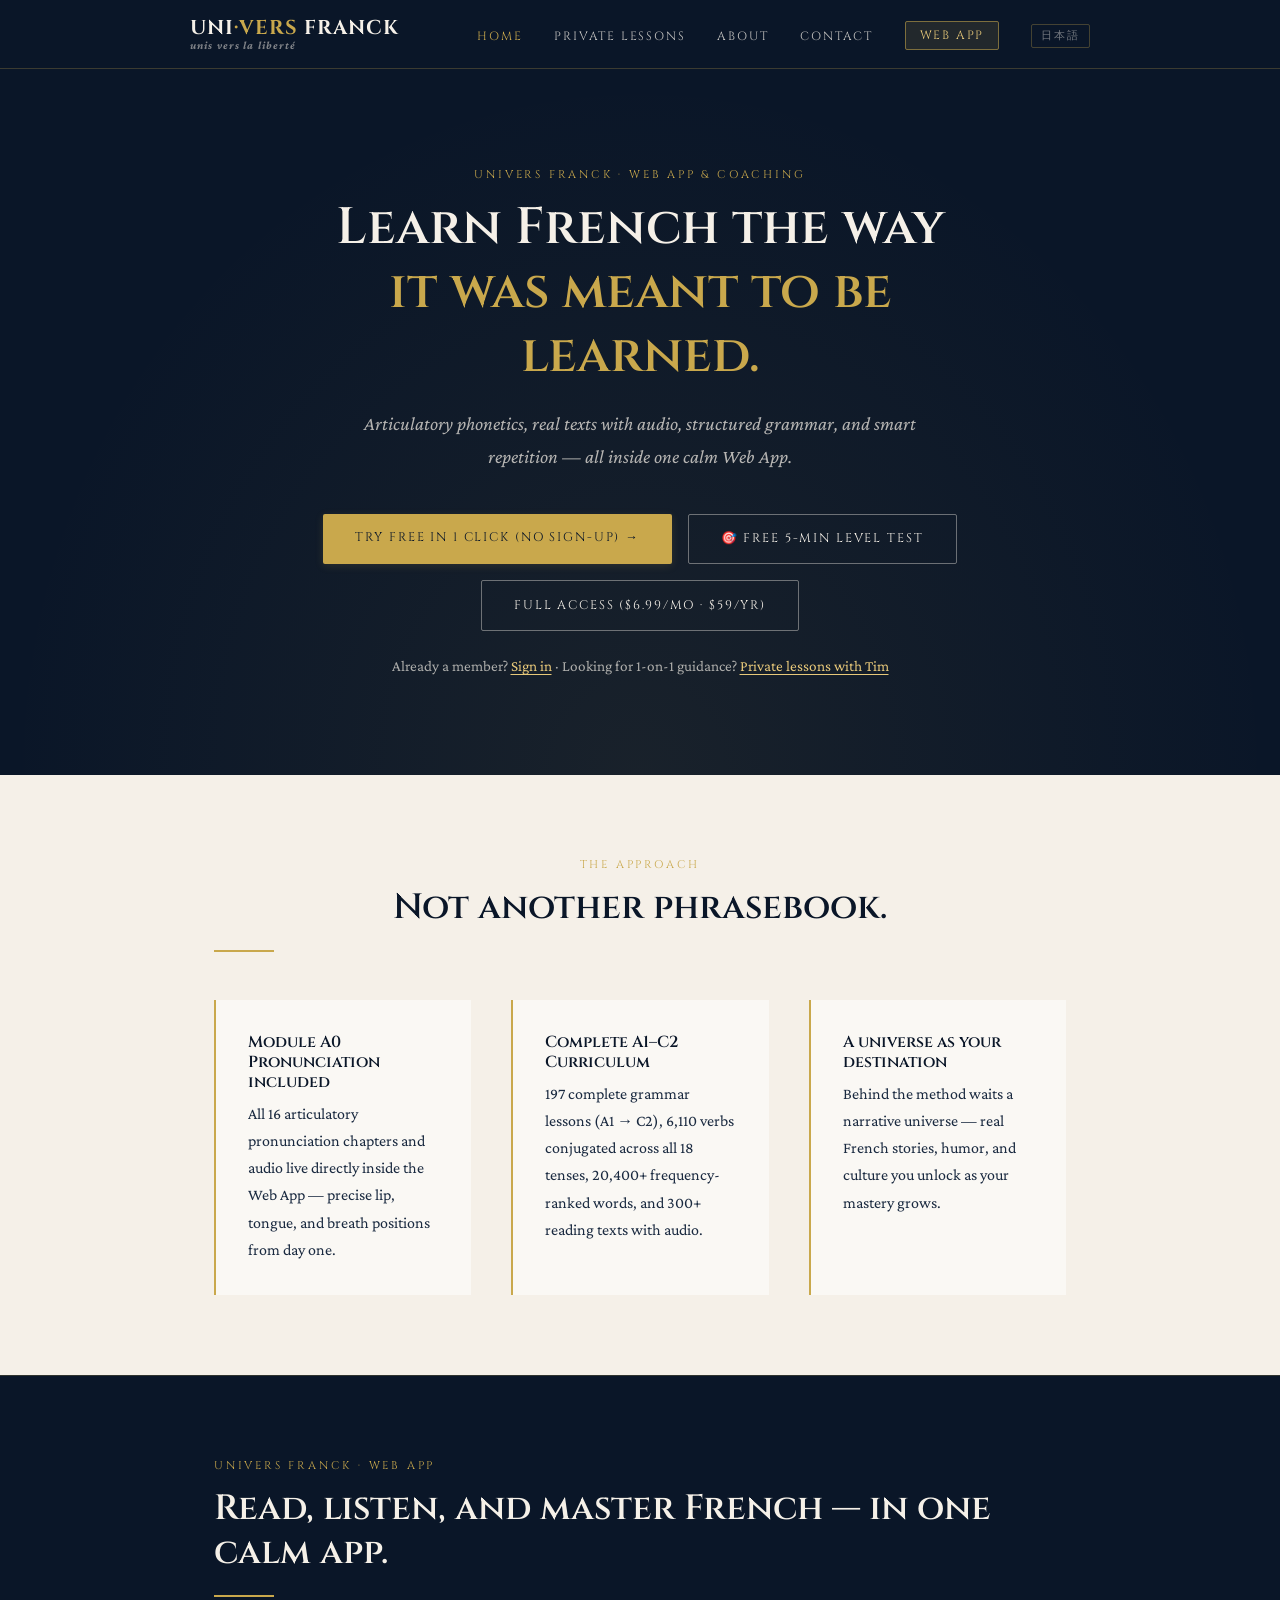
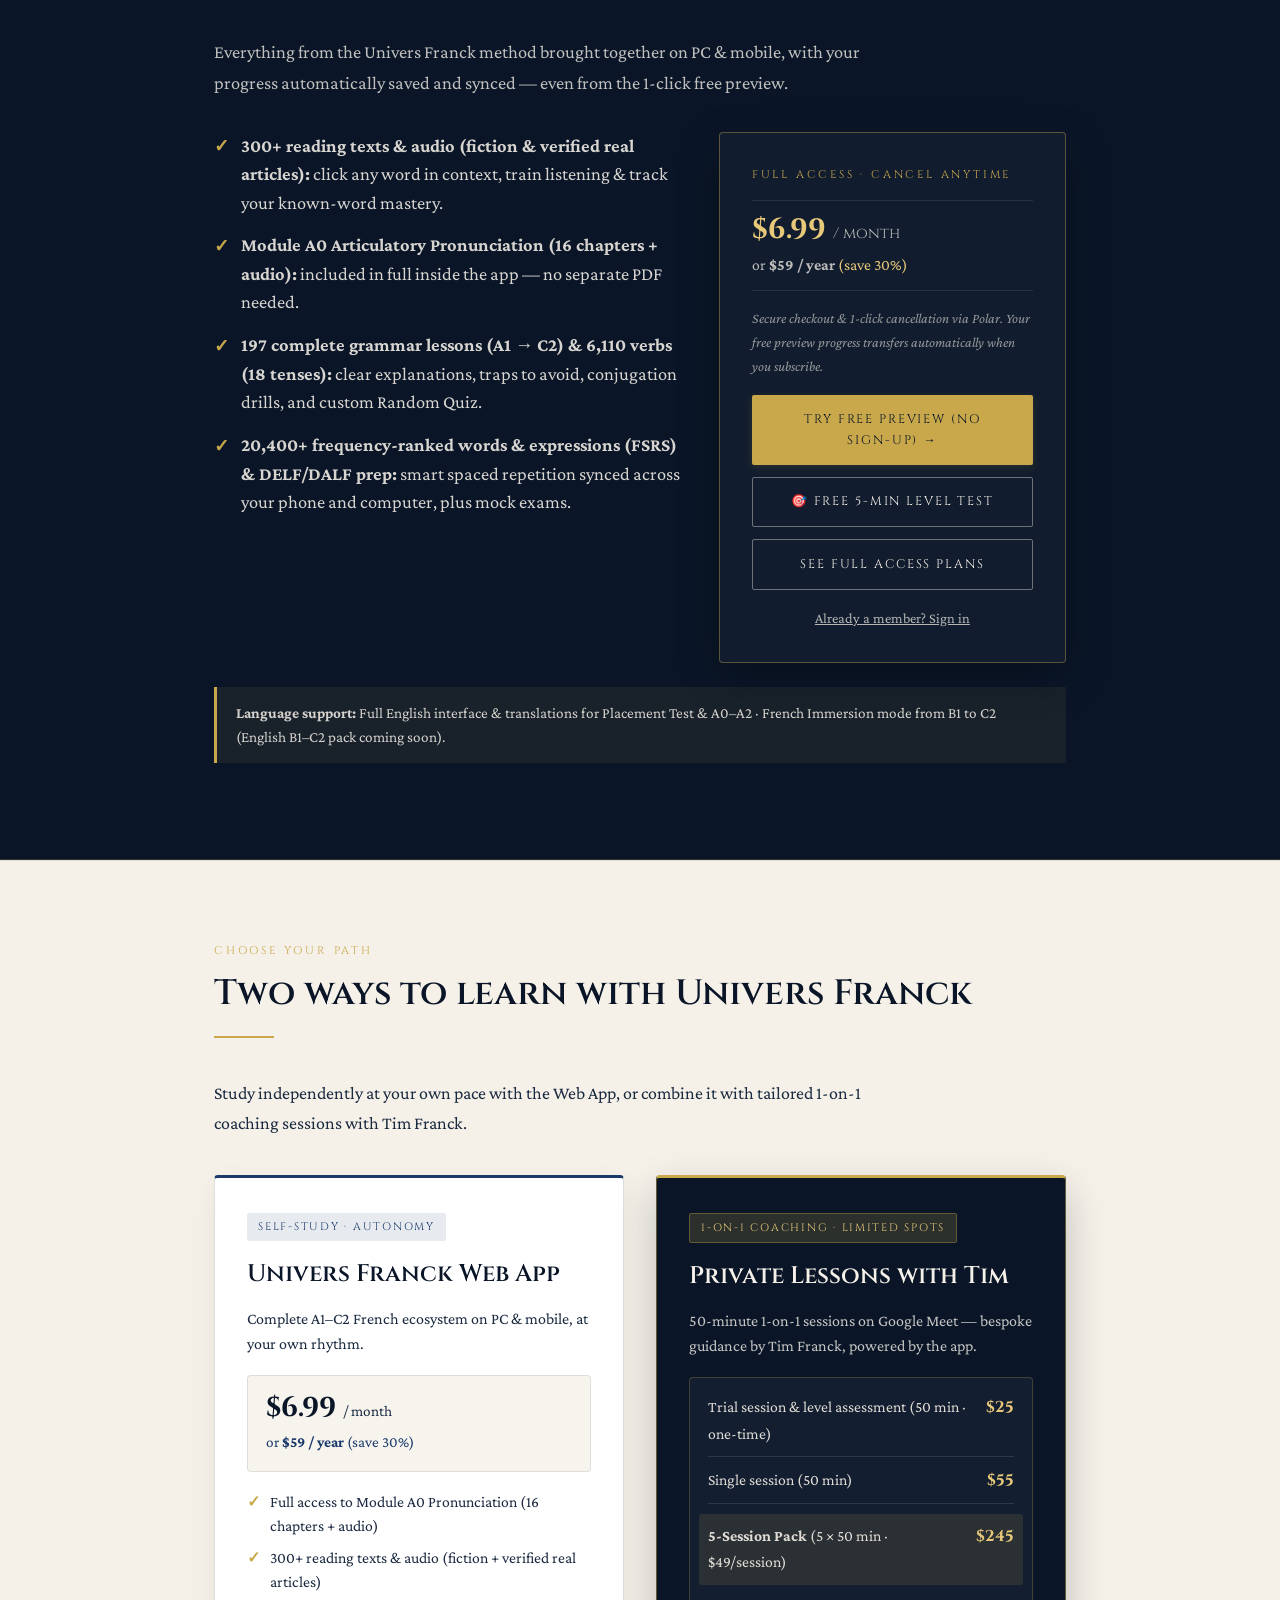
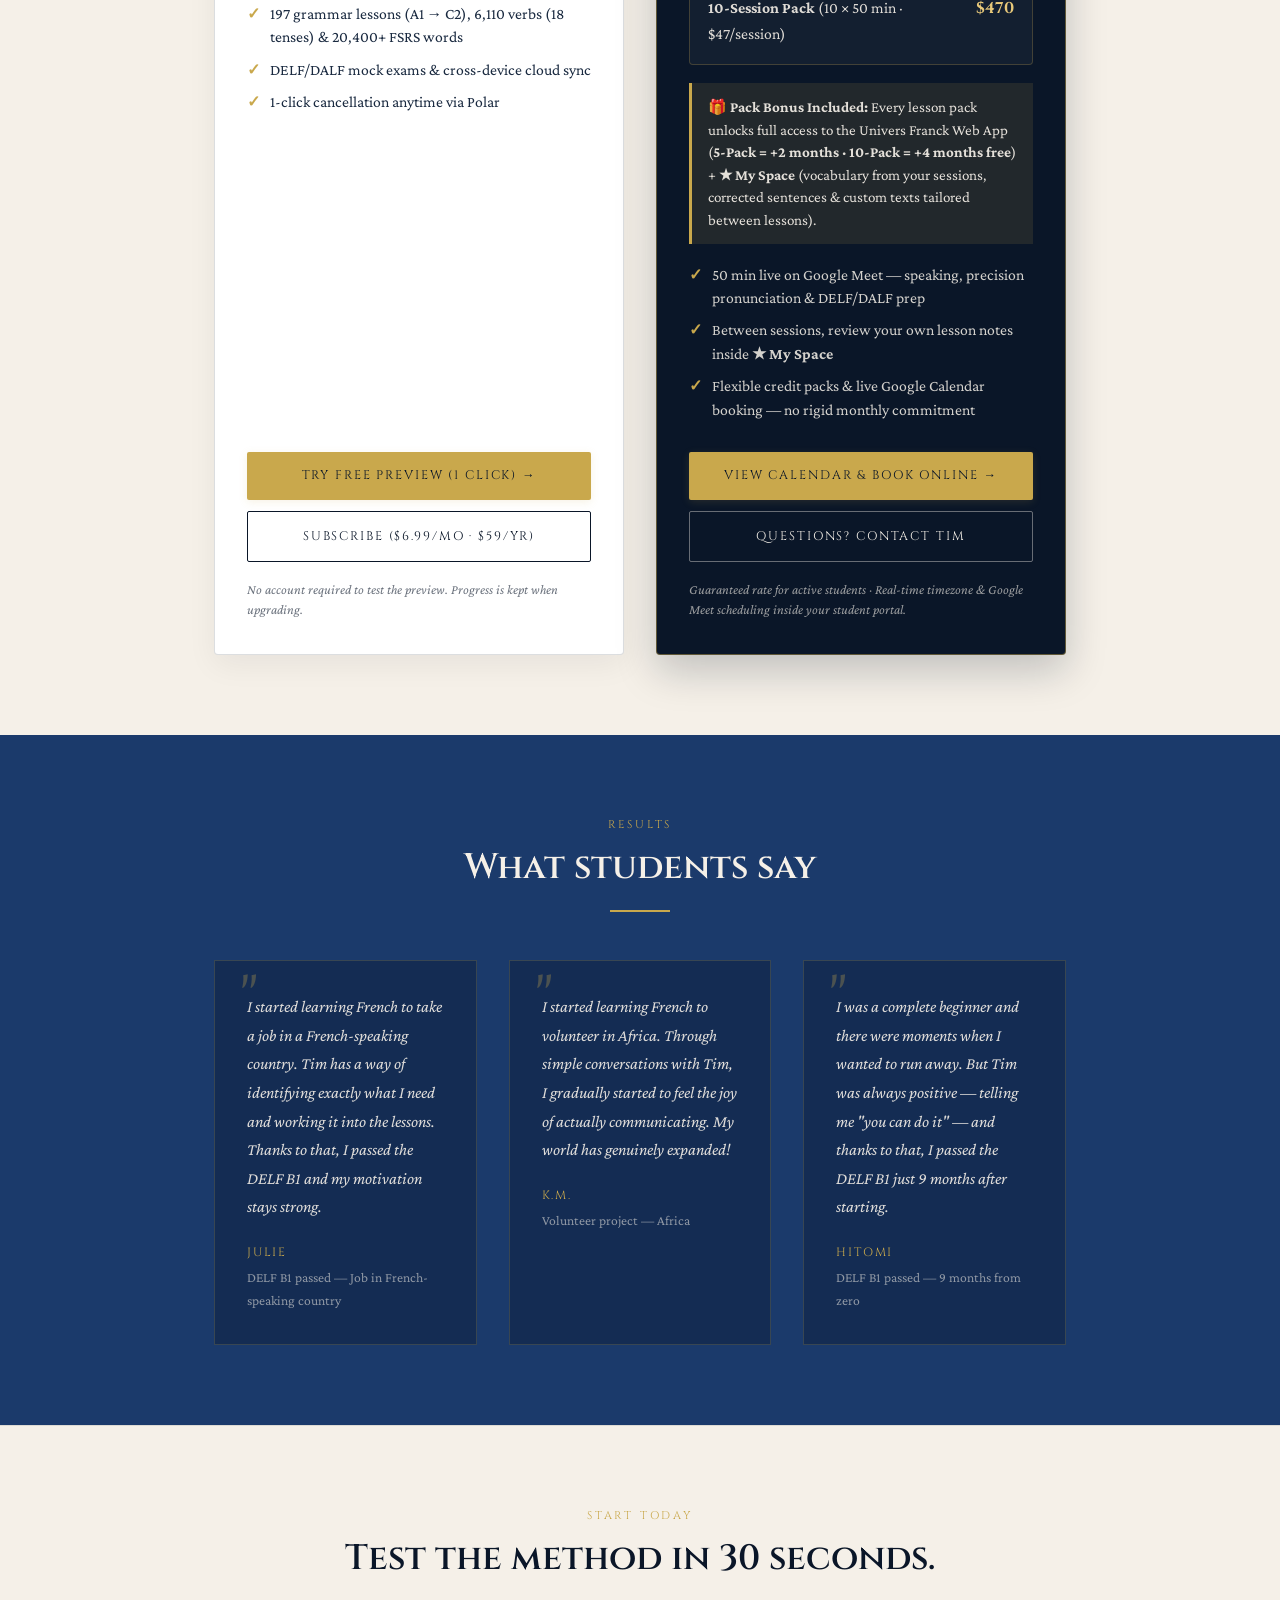
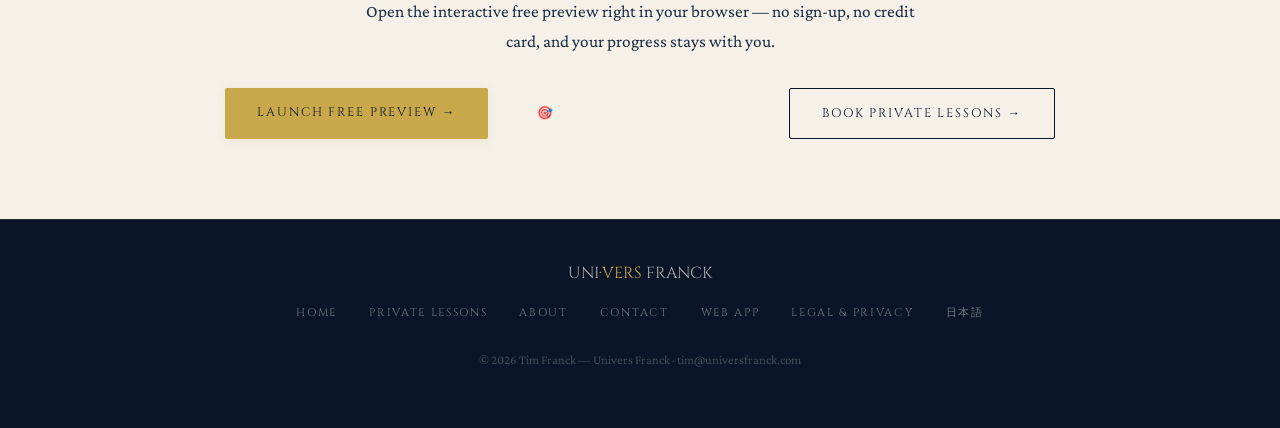
<file: index.html>
<!DOCTYPE html>
<!-- © 2026 Tim Franck — Univers Franck. All rights reserved. -->
<html lang="en">
<head>
  <meta charset="UTF-8" />
  <meta name="viewport" content="width=device-width, initial-scale=1.0" />
  <meta name="author" content="Tim Franck — Univers Franck" />
  <title>Univers Franck — French Web App &amp; Private Coaching with Tim</title>
  <meta name="description" content="Learn French with the Univers Franck Web App (197 grammar lessons A1–C2, 6,110 verbs across 18 tenses, 20,400+ words, 300+ texts, Module A0 pronunciation) or 1-on-1 private lessons with Tim Franck." />

  <!-- Open Graph / Social Sharing -->
  <meta property="og:type" content="website">
  <meta property="og:url" content="https://universfranck.com/">
  <meta property="og:title" content="Univers Franck — Learn French. Read the Universe.">
  <meta property="og:description" content="The calm French learning Web App (free 1-click preview) and 50-min private lessons with Tim Franck.">
  <meta property="og:image" content="https://universfranck.com/assets/og-image.jpg">

  <link rel="icon" type="image/png" href="assets/favicon.png" />
  <link rel="stylesheet" href="css/style.css" />
  <!-- Google tag (gtag.js) -->
  <script async src="https://www.googletagmanager.com/gtag/js?id=G-PJ26LV091V"></script>
  <script>
    window.dataLayer = window.dataLayer || [];
    function gtag(){dataLayer.push(arguments);}
    gtag('js', new Date());
    gtag('config', 'G-PJ26LV091V');
  </script>
</head>
<body>

  <!-- ═══════════════════════════════ HEADER ═══════════════════════════════ -->
  <header>
    <div class="nav-inner">
      <a href="index.html" class="logo">
        <div><span class="logo-uni">UNI</span><span class="logo-vers">·VERS</span> <span class="logo-franck">FRANCK</span></div>
        <div class="logo-tagline">unis vers la liberté</div>
      </a>
      <button class="nav-toggle" id="navToggle" aria-label="Menu">
        <span></span><span></span><span></span>
      </button>
      <nav>
        <ul id="navMenu">
          <li><a href="index.html" class="active">Home</a></li>
          <li><a href="#coaching">Private Lessons</a></li>
          <li><a href="about.html">About</a></li>
          <li><a href="contact.html">Contact</a></li>
          <li><a href="https://univers-franck.web.app/?lang=en" class="nav-app-btn" target="_blank" rel="noopener">Web App</a></li>
          <li><a href="jp/index.html" class="lang-switch">日本語</a></li>
        </ul>
      </nav>
    </div>
  </header>

  <!-- ═══════════════════════════════ HERO ═════════════════════════════════ -->
  <section class="hero">
    <div class="container">
      <span class="section-label">Univers Franck · Web App &amp; Coaching</span>
      <h1>Learn French the way<br><em>it was meant to be learned.</em></h1>
      <p class="hero-sub">Articulatory phonetics, real texts with audio, structured grammar, and smart repetition — all inside one calm Web App.</p>
      <div class="hero-cta-group">
        <a href="https://univers-franck.web.app/decouverte.html?lang=en" class="btn btn-primary" target="_blank" rel="noopener">Try Free in 1 Click (No Sign-Up) →</a>
        <a href="https://univers-franck.web.app/decouverte.html?lang=en#/niveau" class="btn btn-secondary" target="_blank" rel="noopener">🎯 Free 5-min Level Test</a>
        <a href="https://univers-franck.web.app/?lang=en#offre" class="btn btn-secondary" target="_blank" rel="noopener">Full Access ($6.99/mo · $59/yr)</a>
      </div>
      <p class="hero-meta-note">
        Already a member? <a href="https://univers-franck.web.app/?lang=en" target="_blank" rel="noopener">Sign in</a> · Looking for 1-on-1 guidance? <a href="#coaching">Private lessons with Tim</a>
      </p>
    </div>
  </section>

  <!-- ═══════════════════════════════ PITCH ════════════════════════════════ -->
  <section class="pitch">
    <div class="container">
      <span class="section-label">The approach</span>
      <h2>Not another phrasebook.</h2>
      <div class="section-divider"></div>
      <div class="pitch-grid">
        <div class="pitch-card">
          <h3>Module A0 Pronunciation included</h3>
          <p>All 16 articulatory pronunciation chapters and audio live directly inside the Web App — precise lip, tongue, and breath positions from day one.</p>
        </div>
        <div class="pitch-card">
          <h3>Complete A1–C2 Curriculum</h3>
          <p>197 complete grammar lessons (A1 → C2), 6,110 verbs conjugated across all 18 tenses, 20,400+ frequency-ranked words, and 300+ reading texts with audio.</p>
        </div>
        <div class="pitch-card">
          <h3>A universe as your destination</h3>
          <p>Behind the method waits a narrative universe — real French stories, humor, and culture you unlock as your mastery grows.</p>
        </div>
      </div>
    </div>
  </section>

  <!-- ═══════════════════════════════ WEB APP SHOWCASE ═════════════════════ -->
  <section class="app-showcase" id="app-showcase">
    <div class="container">
      <span class="section-label">Univers Franck · Web App</span>
      <h2>Read, listen, and master French — in one calm app.</h2>
      <div class="section-divider"></div>
      <p class="app-showcase-lead">Everything from the Univers Franck method brought together on PC &amp; mobile, with your progress automatically saved and synced — even from the 1-click free preview.</p>

      <div class="app-showcase-grid">
        <ul class="app-feature-list">
          <li><span class="app-feature-check">✓</span><span><strong>300+ reading texts &amp; audio (fiction &amp; verified real articles):</strong> click any word in context, train listening &amp; track your known-word mastery.</span></li>
          <li><span class="app-feature-check">✓</span><span><strong>Module A0 Articulatory Pronunciation (16 chapters + audio):</strong> included in full inside the app — no separate PDF needed.</span></li>
          <li><span class="app-feature-check">✓</span><span><strong>197 complete grammar lessons (A1 → C2) &amp; 6,110 verbs (18 tenses):</strong> clear explanations, traps to avoid, conjugation drills, and custom Random Quiz.</span></li>
          <li><span class="app-feature-check">✓</span><span><strong>20,400+ frequency-ranked words &amp; expressions (FSRS) &amp; DELF/DALF prep:</strong> smart spaced repetition synced across your phone and computer, plus mock exams.</span></li>
        </ul>

        <div class="app-showcase-card">
          <span class="section-label" style="margin-bottom: 0;">Full access · Cancel anytime</span>
          <div class="app-price-row">
            <div class="app-price-main">$6.99 <span style="font-size: 0.95rem; font-weight: 400; color: rgba(245,240,232,0.7);">/ month</span></div>
            <div class="app-price-alt">or <strong>$59 / year</strong> <span style="color: var(--gold-light);">(save 30%)</span></div>
          </div>
          <p class="app-price-note">Secure checkout &amp; 1-click cancellation via Polar. Your free preview progress transfers automatically when you subscribe.</p>
          <div class="app-showcase-actions">
            <a href="https://univers-franck.web.app/decouverte.html?lang=en" class="btn btn-primary" target="_blank" rel="noopener">Try Free Preview (No Sign-Up) →</a>
            <a href="https://univers-franck.web.app/decouverte.html?lang=en#/niveau" class="btn btn-secondary" target="_blank" rel="noopener">🎯 Free 5-min Level Test</a>
            <a href="https://univers-franck.web.app/?lang=en#offre" class="btn btn-secondary" target="_blank" rel="noopener">See Full Access Plans</a>
            <a href="https://univers-franck.web.app/?lang=en" style="text-align: center; font-size: 0.9rem; color: rgba(245,240,232,0.72); text-decoration: underline; margin-top: 0.25rem;" target="_blank" rel="noopener">Already a member? Sign in</a>
          </div>
        </div>
      </div>

      <p class="app-lang-note"><strong>Language support:</strong> Full English interface &amp; translations for Placement Test &amp; A0–A2 · French Immersion mode from B1 to C2 (English B1–C2 pack coming soon).</p>
    </div>
  </section>

  <!-- ═══════════════════════════════ 2 WAYS TO LEARN ══════════════════════ -->
  <section class="offers-section" id="offers">
    <div class="container">
      <span class="section-label">Choose your path</span>
      <h2>Two ways to learn with Univers Franck</h2>
      <div class="section-divider"></div>
      <p class="offers-lead">Study independently at your own pace with the Web App, or combine it with tailored 1-on-1 coaching sessions with Tim Franck.</p>

      <div class="offers-grid">

        <!-- CARD 1: SELF-STUDY WEB APP -->
        <article class="offer-card">
          <span class="offer-badge">Self-study · Autonomy</span>
          <h3>Univers Franck Web App</h3>
          <p class="offer-subtitle">Complete A1–C2 French ecosystem on PC &amp; mobile, at your own rhythm.</p>

          <div class="offer-price-box">
            <div class="offer-price-headline">$6.99 <span>/ month</span></div>
            <p class="offer-price-sub">or <strong>$59 / year</strong> (save 30%)</p>
          </div>

          <ul class="offer-list">
            <li><span class="offer-check">✓</span><span>Full access to Module A0 Pronunciation (16 chapters + audio)</span></li>
            <li><span class="offer-check">✓</span><span>300+ reading texts &amp; audio (fiction + verified real articles)</span></li>
            <li><span class="offer-check">✓</span><span>197 grammar lessons (A1 → C2), 6,110 verbs (18 tenses) &amp; 20,400+ FSRS words</span></li>
            <li><span class="offer-check">✓</span><span>DELF/DALF mock exams &amp; cross-device cloud sync</span></li>
            <li><span class="offer-check">✓</span><span>1-click cancellation anytime via Polar</span></li>
          </ul>

          <div class="offer-actions">
            <a href="https://univers-franck.web.app/decouverte.html?lang=en" class="btn btn-primary" target="_blank" rel="noopener">Try Free Preview (1 Click) →</a>
            <a href="https://univers-franck.web.app/?lang=en#offre" class="btn btn-outline" target="_blank" rel="noopener">Subscribe ($6.99/mo · $59/yr)</a>
          </div>
          <p class="offer-fine-print">No account required to test the preview. Progress is kept when upgrading.</p>
        </article>

        <!-- CARD 2: PRIVATE LESSONS WITH TIM -->
        <article class="offer-card offer-card--coaching" id="coaching">
          <span class="offer-badge">1-on-1 Coaching · Limited spots</span>
          <h3>Private Lessons with Tim</h3>
          <p class="offer-subtitle">50-minute 1-on-1 sessions on Google Meet — bespoke guidance by Tim Franck, powered by the app.</p>

          <div class="offer-price-box">
            <ul class="coaching-tiers">
              <li>
                <span>Trial session &amp; level assessment (<span data-uf-duree>50</span> min · one-time)</span>
                <span class="coaching-tier-price" data-uf-price="essai">$25</span>
              </li>
              <li>
                <span>Single session (<span data-uf-duree>50</span> min)</span>
                <span class="coaching-tier-price" data-uf-price="unite">$55</span>
              </li>
              <li class="coaching-tier-highlight">
                <span><strong>5-Session Pack</strong> (5 × <span data-uf-duree>50</span> min · <span data-uf-price="pack5-unit">$49</span>/session)</span>
                <span class="coaching-tier-price" data-uf-price="pack5">$245</span>
              </li>
              <li>
                <span><strong>10-Session Pack</strong> (10 × <span data-uf-duree>50</span> min · <span data-uf-price="pack10-unit">$47</span>/session)</span>
                <span class="coaching-tier-price" data-uf-price="pack10">$470</span>
              </li>
            </ul>
          </div>

          <div class="offer-included-banner">
            <strong>🎁 Pack Bonus Included:</strong> Every lesson pack unlocks full access to the Univers Franck Web App (<strong>5-Pack = +2 months · 10-Pack = +4 months free</strong>) + <strong>★ My Space</strong> (vocabulary from your sessions, corrected sentences &amp; custom texts tailored between lessons).
          </div>

          <ul class="offer-list">
            <li><span class="offer-check">✓</span><span>50 min live on Google Meet — speaking, precision pronunciation &amp; DELF/DALF prep</span></li>
            <li><span class="offer-check">✓</span><span>Between sessions, review your own lesson notes inside <strong>★ My Space</strong></span></li>
            <li><span class="offer-check">✓</span><span>Flexible credit packs &amp; live Google Calendar booking — no rigid monthly commitment</span></li>
          </ul>

          <div class="offer-actions">
            <a href="https://univers-franck.web.app/?lang=en#cours" class="btn btn-primary" target="_blank" rel="noopener">View Calendar &amp; Book Online →</a>
            <a href="contact.html" class="btn btn-secondary">Questions? Contact Tim</a>
          </div>
          <p class="offer-fine-print">Guaranteed rate for active students · Real-time timezone &amp; Google Meet scheduling inside your student portal.</p>
        </article>

      </div>
    </div>
  </section>

  <!-- ═══════════════════════════════ TESTIMONIALS ══════════════════════════ -->
  <section class="testimonials">
    <div class="container">
      <span class="section-label" style="text-align:center; display:block;">Results</span>
      <h2>What students say</h2>
      <div class="section-divider"></div>
      <div class="testimonials-grid">

        <div class="testimonial-card">
          <p class="testimonial-text">I started learning French to take a job in a French-speaking country. Tim has a way of identifying exactly what I need and working it into the lessons. Thanks to that, I passed the DELF B1 and my motivation stays strong.</p>
          <div class="testimonial-author">Julie</div>
          <div class="testimonial-result">DELF B1 passed — Job in French-speaking country</div>
        </div>

        <div class="testimonial-card">
          <p class="testimonial-text">I started learning French to volunteer in Africa. Through simple conversations with Tim, I gradually started to feel the joy of actually communicating. My world has genuinely expanded!</p>
          <div class="testimonial-author">K.M.</div>
          <div class="testimonial-result">Volunteer project — Africa</div>
        </div>

        <div class="testimonial-card">
          <p class="testimonial-text">I was a complete beginner and there were moments when I wanted to run away. But Tim was always positive — telling me "you can do it" — and thanks to that, I passed the DELF B1 just 9 months after starting.</p>
          <div class="testimonial-author">Hitomi</div>
          <div class="testimonial-result">DELF B1 passed — 9 months from zero</div>
        </div>

      </div>
    </div>
  </section>

  <!-- ═══════════════════════════════ FINAL CTA ═════════════════════════════ -->
  <section class="final-cta">
    <div class="container">
      <span class="section-label">Start today</span>
      <h2>Test the method in 30 seconds.</h2>
      <p>Open the interactive free preview right in your browser — no sign-up, no credit card, and your progress stays with you.</p>
      <div class="final-cta-actions">
        <a href="https://univers-franck.web.app/decouverte.html?lang=en" class="btn btn-primary" target="_blank" rel="noopener">Launch Free Preview →</a>
        <a href="https://univers-franck.web.app/decouverte.html?lang=en#/niveau" class="btn btn-secondary" target="_blank" rel="noopener">🎯 Free 5-min Level Test</a>
        <a href="https://univers-franck.web.app/?lang=en#cours" class="btn btn-outline" target="_blank" rel="noopener">Book Private Lessons →</a>
      </div>
    </div>
  </section>

  <!-- ═══════════════════════════════ FOOTER ═══════════════════════════════ -->
  <footer>
    <div class="container">
      <div class="footer-logo">
        <span class="logo-uni" style="color:rgba(245,240,232,0.7)">UNI</span><span class="logo-vers" style="color:var(--gold)">·VERS</span> <span class="logo-franck" style="color:rgba(245,240,232,0.7)">FRANCK</span>
      </div>
      <ul class="footer-links">
        <li><a href="index.html">Home</a></li>
        <li><a href="#coaching">Private Lessons</a></li>
        <li><a href="about.html">About</a></li>
        <li><a href="contact.html">Contact</a></li>
        <li><a href="https://univers-franck.web.app/?lang=en" target="_blank" rel="noopener">Web App</a></li>
        <li><a href="legal.html">Legal &amp; Privacy</a></li>
        <li><a href="jp/index.html">日本語</a></li>
      </ul>
      <p class="footer-copy">© 2026 Tim Franck — Univers Franck · tim@universfranck.com</p>
    </div>
  </footer>

  <script src="js/main.js"></script>
  <script>
    (function () {
      fetch('https://asia-northeast1-univers-franck.cloudfunctions.net/tarifsPublicsCours')
        .then(function (r) { return r.ok ? r.json() : null; })
        .then(function (d) {
          if (!d || !d.ok || !d.tarifs || !d.tarifs.usd) return;
          var u = d.tarifs.usd;
          var fmt = function (n) { return '$' + Number(n).toLocaleString('en-US'); };
          var set = function (k, v) {
            var el = document.querySelector('[data-uf-price="' + k + '"]');
            if (el && v > 0) el.textContent = fmt(v);
          };
          set('essai', u.essai);
          set('unite', u.unite);
          set('pack5', u.pack5);
          if (u.pack5 > 0) set('pack5-unit', Math.round(u.pack5 / 5));
          if (d.dureeMin > 0) {
            document.querySelectorAll('[data-uf-duree]').forEach(function (el) { el.textContent = d.dureeMin; });
          }
        })
        .catch(function () {});
    })();
  </script>
</body>
</html>
</file>
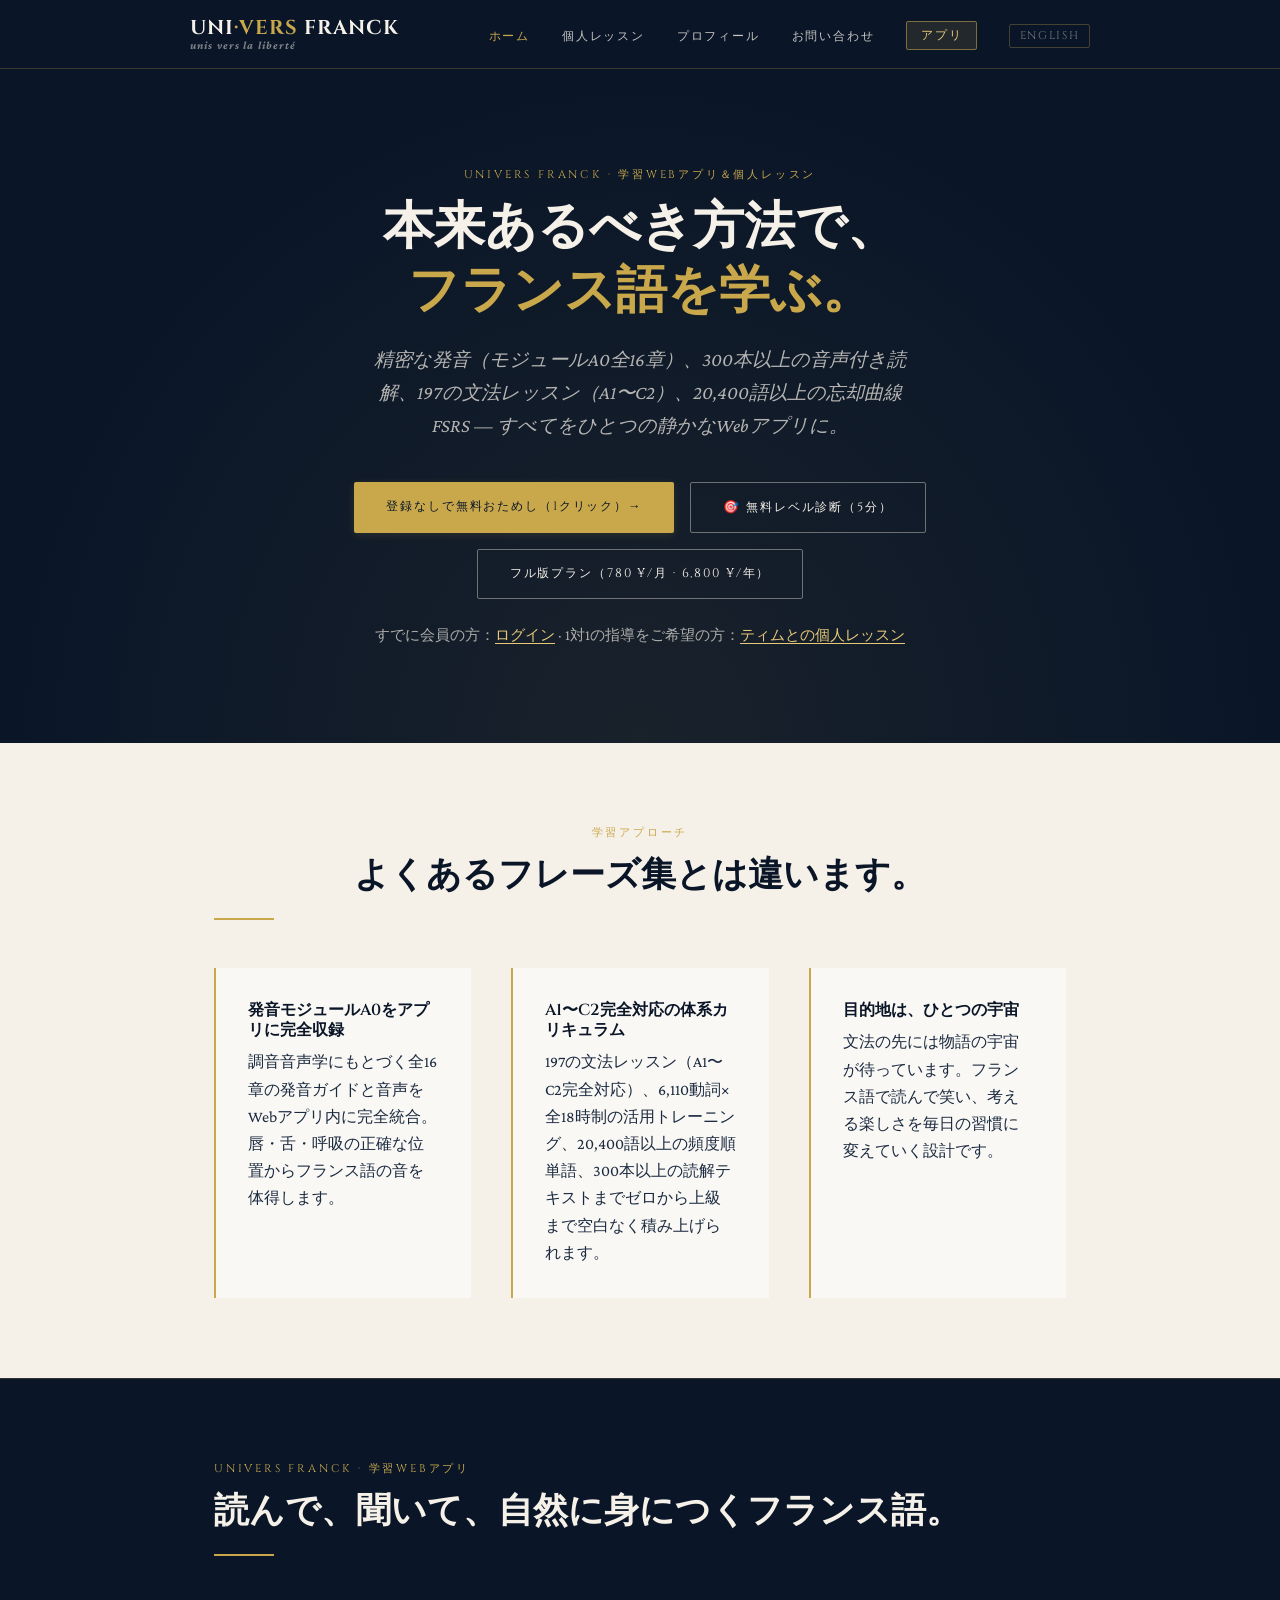
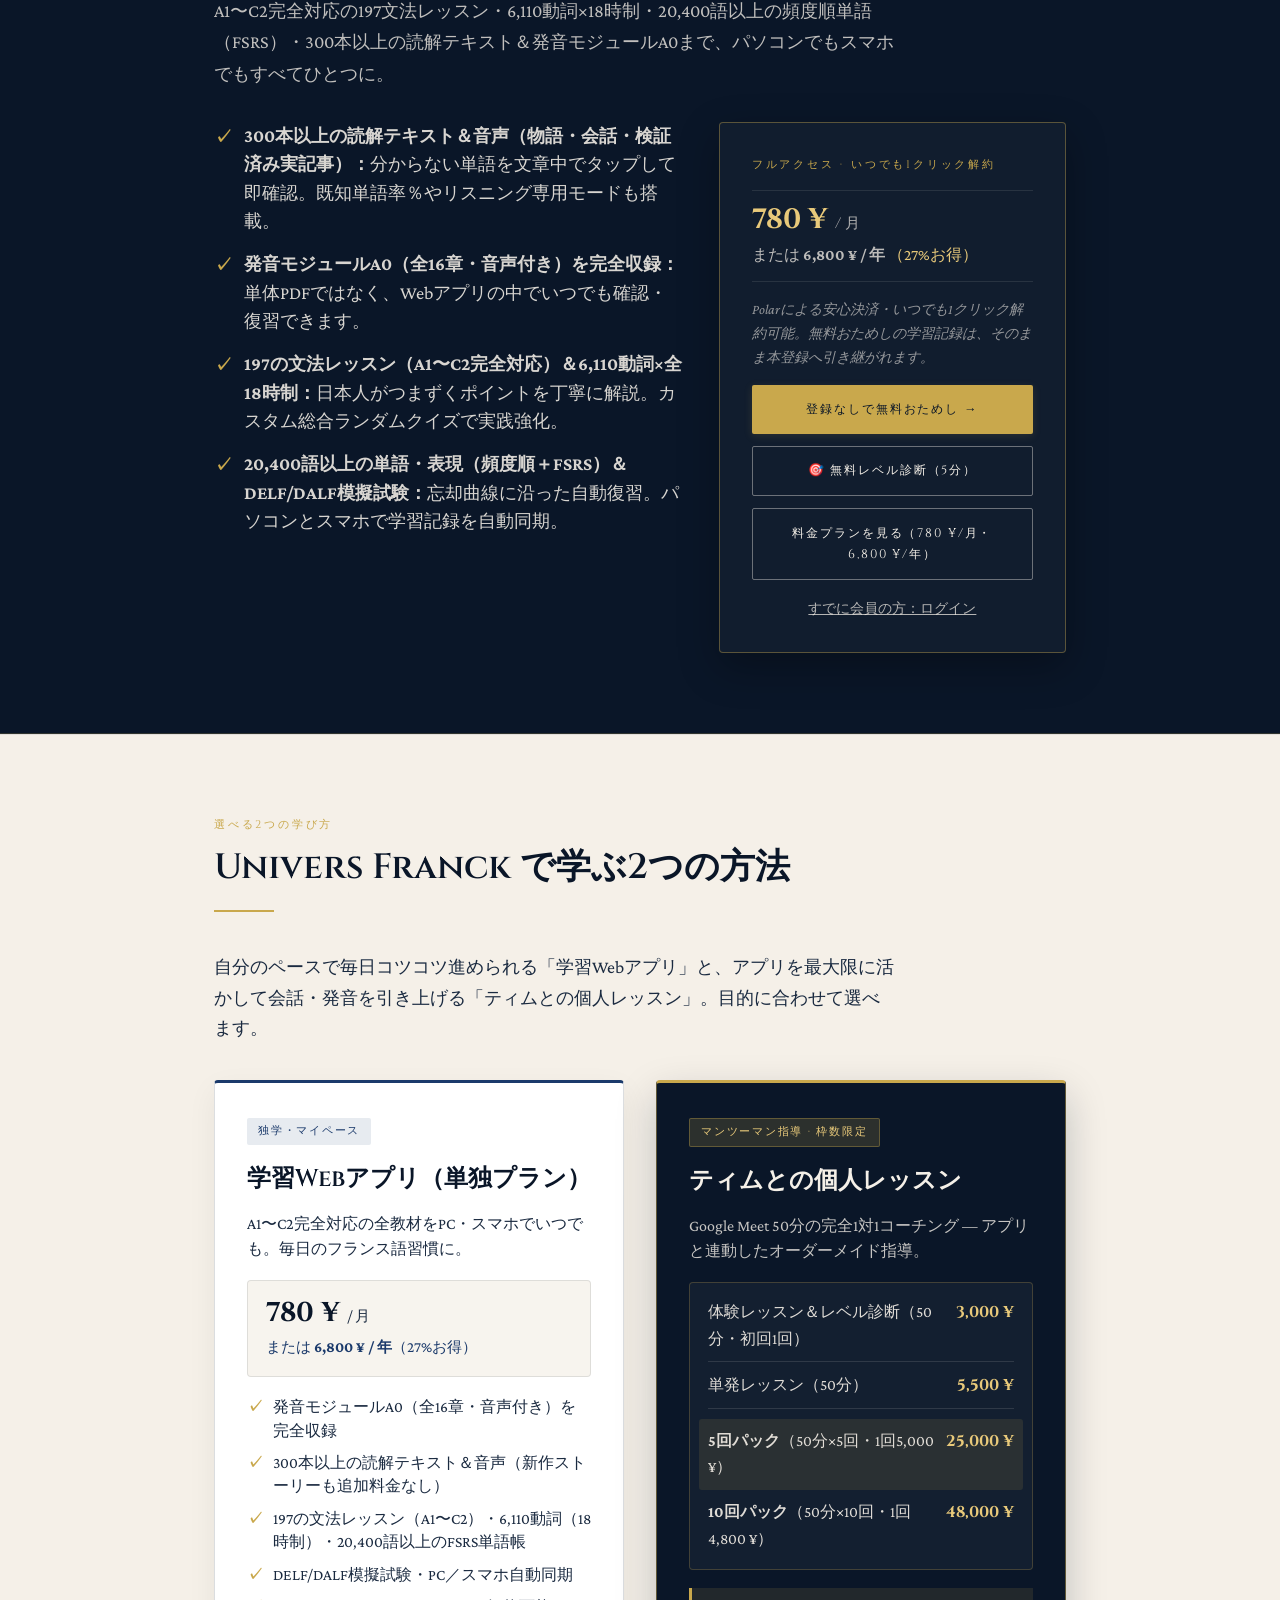
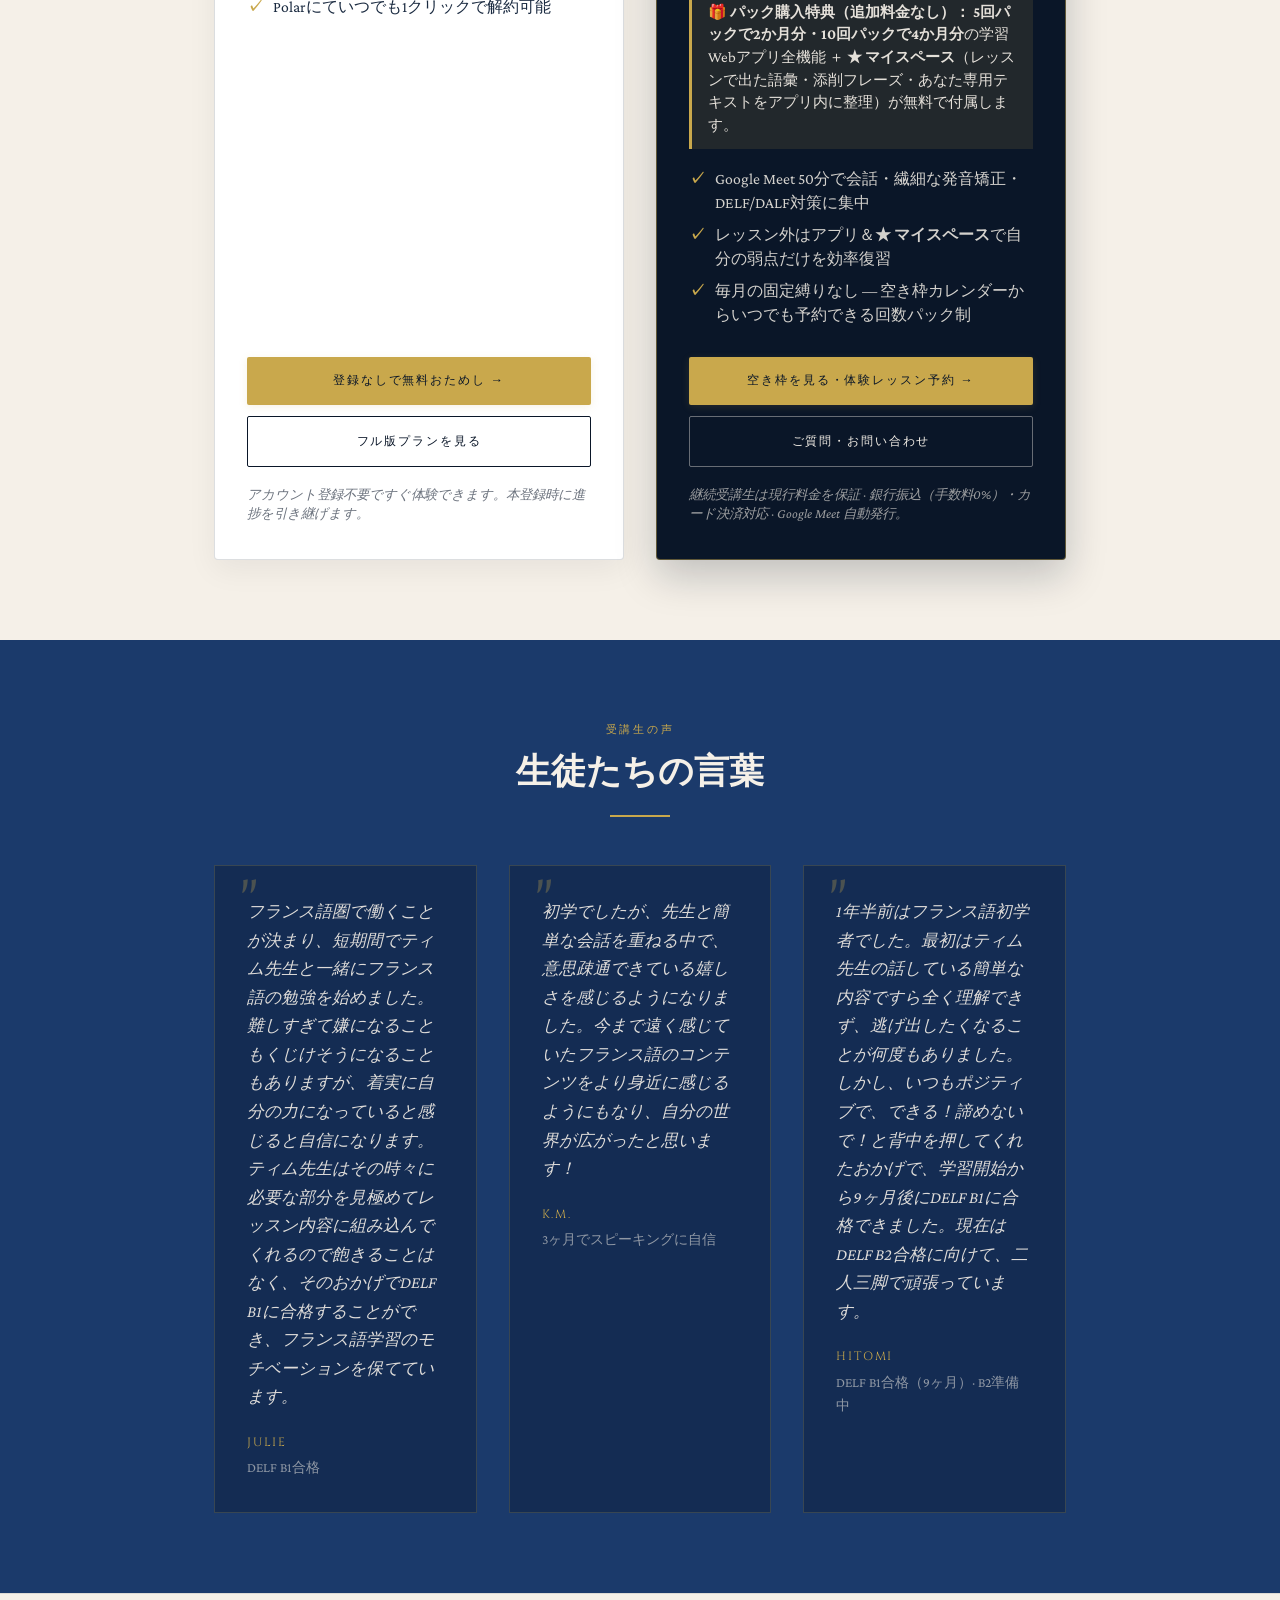
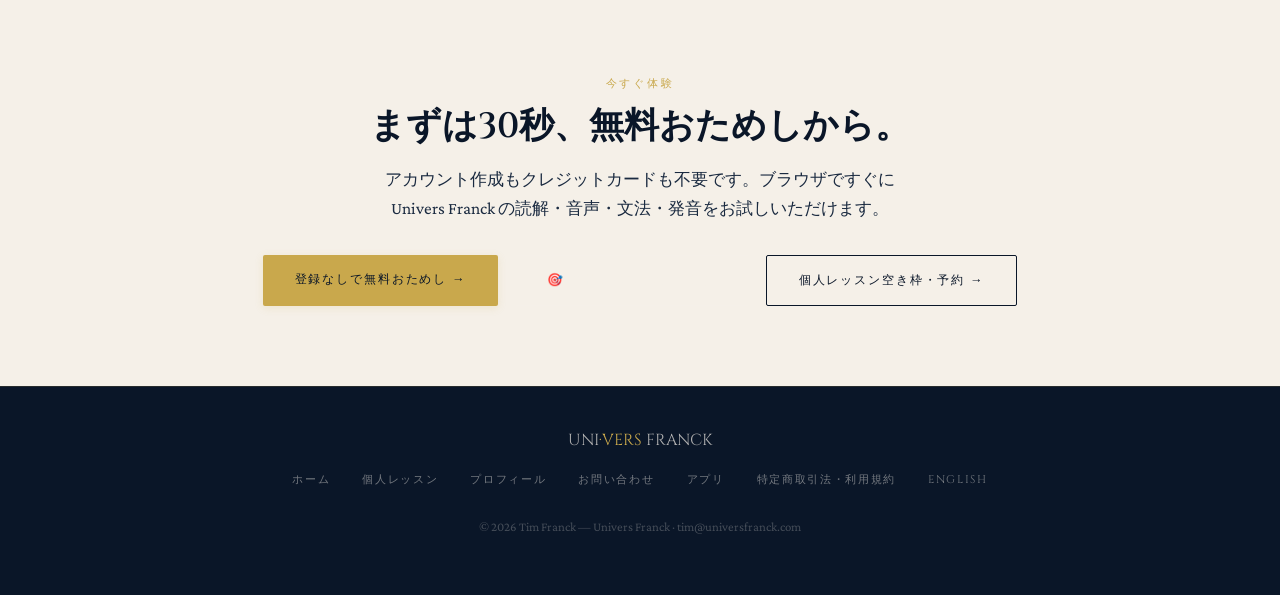
<file: jp/index.html>
<!DOCTYPE html>
<!-- © 2026 Tim Franck — Univers Franck. All rights reserved. -->
<html lang="ja">
<head>
  <meta charset="UTF-8" />
  <meta name="viewport" content="width=device-width, initial-scale=1.0" />
  <meta name="author" content="Tim Franck — Univers Franck" />
  <title>Univers Franck — フランス語学習Webアプリ＆ティムの個人レッスン</title>
  <meta name="description" content="A1〜C2完全対応のフランス語学習Webアプリ（197文法レッスン・6,110動詞×18時制・20,400語以上の単語・300本以上の読解テキスト・発音モジュールA0・無料レベル診断5分）とGoogle Meet個人レッスン。" />

  <!-- Open Graph / Social Sharing -->
  <meta property="og:type" content="website">
  <meta property="og:url" content="https://universfranck.com/jp/">
  <meta property="og:title" content="Univers Franck — フランス語を学ぶ。宇宙を読む。">
  <meta property="og:description" content="読んで、聞いて、自然に身につくフランス語Webアプリ（登録なし1クリック無料体験）＆ティムとの個人レッスン。">
  <meta property="og:image" content="https://universfranck.com/assets/og-image.jpg">

  <link rel="icon" type="image/png" href="../assets/favicon.png" />
  <link rel="stylesheet" href="../css/style.css" />
  <!-- Google tag (gtag.js) -->
  <script async src="https://www.googletagmanager.com/gtag/js?id=G-PJ26LV091V"></script>
  <script>
    window.dataLayer = window.dataLayer || [];
    function gtag(){dataLayer.push(arguments);}
    gtag('js', new Date());
    gtag('config', 'G-PJ26LV091V');
  </script>
</head>
<body>

  <!-- ═══════════════════════════════ HEADER ═══════════════════════════════ -->
  <header>
    <div class="nav-inner">
      <a href="index.html" class="logo">
        <div><span class="logo-uni">UNI</span><span class="logo-vers">·VERS</span> <span class="logo-franck">FRANCK</span></div>
        <div class="logo-tagline">unis vers la liberté</div>
      </a>
      <button class="nav-toggle" id="navToggle" aria-label="メニュー">
        <span></span><span></span><span></span>
      </button>
      <nav>
        <ul id="navMenu">
          <li><a href="index.html" class="active">ホーム</a></li>
          <li><a href="#coaching">個人レッスン</a></li>
          <li><a href="about.html">プロフィール</a></li>
          <li><a href="contact.html">お問い合わせ</a></li>
          <li><a href="https://univers-franck.web.app/?lang=ja" class="nav-app-btn" target="_blank" rel="noopener">アプリ</a></li>
          <li><a href="../index.html" class="lang-switch">English</a></li>
        </ul>
      </nav>
    </div>
  </header>

  <!-- ═══════════════════════════════ HERO ═════════════════════════════════ -->
  <section class="hero">
    <div class="container">
      <span class="section-label">Univers Franck · 学習Webアプリ＆個人レッスン</span>
      <h1>本来あるべき方法で、<br><em>フランス語を学ぶ。</em></h1>
      <p class="hero-sub">精密な発音（モジュールA0全16章）、300本以上の音声付き読解、197の文法レッスン（A1〜C2）、20,400語以上の忘却曲線FSRS — すべてをひとつの静かなWebアプリに。</p>
      <div class="hero-cta-group">
        <a href="https://univers-franck.web.app/decouverte.html?lang=ja" class="btn btn-primary" target="_blank" rel="noopener">登録なしで無料おためし（1クリック）→</a>
        <a href="https://univers-franck.web.app/decouverte.html?lang=ja#/niveau" class="btn btn-secondary" target="_blank" rel="noopener">🎯 無料レベル診断（5分）</a>
        <a href="https://univers-franck.web.app/?lang=ja#offre" class="btn btn-secondary" target="_blank" rel="noopener">フル版プラン（780 ¥/月 · 6,800 ¥/年）</a>
      </div>
      <p class="hero-meta-note">
        すでに会員の方：<a href="https://univers-franck.web.app/?lang=ja" target="_blank" rel="noopener">ログイン</a> · 1対1の指導をご希望の方：<a href="#coaching">ティムとの個人レッスン</a>
      </p>
    </div>
  </section>

  <!-- ═══════════════════════════════ PITCH ════════════════════════════════ -->
  <section class="pitch">
    <div class="container">
      <span class="section-label">学習アプローチ</span>
      <h2>よくあるフレーズ集とは違います。</h2>
      <div class="section-divider"></div>
      <div class="pitch-grid">
        <div class="pitch-card">
          <h3>発音モジュールA0をアプリに完全収録</h3>
          <p>調音音声学にもとづく全16章の発音ガイドと音声をWebアプリ内に完全統合。唇・舌・呼吸の正確な位置からフランス語の音を体得します。</p>
        </div>
        <div class="pitch-card">
          <h3>A1〜C2完全対応の体系カリキュラム</h3>
          <p>197の文法レッスン（A1〜C2完全対応）、6,110動詞×全18時制の活用トレーニング、20,400語以上の頻度順単語、300本以上の読解テキストまでゼロから上級まで空白なく積み上げられます。</p>
        </div>
        <div class="pitch-card">
          <h3>目的地は、ひとつの宇宙</h3>
          <p>文法の先には物語の宇宙が待っています。フランス語で読んで笑い、考える楽しさを毎日の習慣に変えていく設計です。</p>
        </div>
      </div>
    </div>
  </section>

  <!-- ═══════════════════════════════ WEB APP SHOWCASE ═════════════════════ -->
  <section class="app-showcase" id="app-showcase">
    <div class="container">
      <span class="section-label">Univers Franck · 学習Webアプリ</span>
      <h2>読んで、聞いて、自然に身につくフランス語。</h2>
      <div class="section-divider"></div>
      <p class="app-showcase-lead">A1〜C2完全対応の197文法レッスン・6,110動詞×18時制・20,400語以上の頻度順単語（FSRS）・300本以上の読解テキスト＆発音モジュールA0まで、パソコンでもスマホでもすべてひとつに。</p>

      <div class="app-showcase-grid">
        <ul class="app-feature-list">
          <li><span class="app-feature-check">✓</span><span><strong>300本以上の読解テキスト＆音声（物語・会話・検証済み実記事）：</strong>分からない単語を文章中でタップして即確認。既知単語率％やリスニング専用モードも搭載。</span></li>
          <li><span class="app-feature-check">✓</span><span><strong>発音モジュールA0（全16章・音声付き）を完全収録：</strong>単体PDFではなく、Webアプリの中でいつでも確認・復習できます。</span></li>
          <li><span class="app-feature-check">✓</span><span><strong>197の文法レッスン（A1〜C2完全対応）＆6,110動詞×全18時制：</strong>日本人がつまずくポイントを丁寧に解説。カスタム総合ランダムクイズで実践強化。</span></li>
          <li><span class="app-feature-check">✓</span><span><strong>20,400語以上の単語・表現（頻度順＋FSRS）＆DELF/DALF模擬試験：</strong>忘却曲線に沿った自動復習。パソコンとスマホで学習記録を自動同期。</span></li>
        </ul>

        <div class="app-showcase-card">
          <span class="section-label" style="margin-bottom: 0;">フルアクセス · いつでも1クリック解約</span>
          <div class="app-price-row">
            <div class="app-price-main">780 ¥ <span style="font-size: 0.95rem; font-weight: 400; color: rgba(245,240,232,0.7);">/ 月</span></div>
            <div class="app-price-alt">または <strong>6,800 ¥ / 年</strong> <span style="color: var(--gold-light);">（27%お得）</span></div>
          </div>
          <p class="app-price-note">Polarによる安心決済・いつでも1クリック解約可能。無料おためしの学習記録は、そのまま本登録へ引き継がれます。</p>
          <div class="app-showcase-actions">
            <a href="https://univers-franck.web.app/decouverte.html?lang=ja" class="btn btn-primary" target="_blank" rel="noopener">登録なしで無料おためし →</a>
            <a href="https://univers-franck.web.app/decouverte.html?lang=ja#/niveau" class="btn btn-secondary" target="_blank" rel="noopener">🎯 無料レベル診断（5分）</a>
            <a href="https://univers-franck.web.app/?lang=ja#offre" class="btn btn-secondary" target="_blank" rel="noopener">料金プランを見る（780 ¥/月・6,800 ¥/年）</a>
            <a href="https://univers-franck.web.app/?lang=ja" style="text-align: center; font-size: 0.9rem; color: rgba(245,240,232,0.72); text-decoration: underline; margin-top: 0.25rem;" target="_blank" rel="noopener">すでに会員の方：ログイン</a>
          </div>
        </div>
      </div>
    </div>
  </section>

  <!-- ═══════════════════════════════ 2 WAYS TO LEARN ══════════════════════ -->
  <section class="offers-section" id="offers">
    <div class="container">
      <span class="section-label">選べる2つの学び方</span>
      <h2>Univers Franck で学ぶ2つの方法</h2>
      <div class="section-divider"></div>
      <p class="offers-lead">自分のペースで毎日コツコツ進められる「学習Webアプリ」と、アプリを最大限に活かして会話・発音を引き上げる「ティムとの個人レッスン」。目的に合わせて選べます。</p>

      <div class="offers-grid">

        <!-- CARD 1: SELF-STUDY WEB APP -->
        <article class="offer-card">
          <span class="offer-badge">独学・マイペース</span>
          <h3>学習Webアプリ（単独プラン）</h3>
          <p class="offer-subtitle">A1〜C2完全対応の全教材をPC・スマホでいつでも。毎日のフランス語習慣に。</p>

          <div class="offer-price-box">
            <div class="offer-price-headline">780 ¥ <span>/ 月</span></div>
            <p class="offer-price-sub">または <strong>6,800 ¥ / 年</strong>（27%お得）</p>
          </div>

          <ul class="offer-list">
            <li><span class="offer-check">✓</span><span>発音モジュールA0（全16章・音声付き）を完全収録</span></li>
            <li><span class="offer-check">✓</span><span>300本以上の読解テキスト＆音声（新作ストーリーも追加料金なし）</span></li>
            <li><span class="offer-check">✓</span><span>197の文法レッスン（A1〜C2）・6,110動詞（18時制）・20,400語以上のFSRS単語帳</span></li>
            <li><span class="offer-check">✓</span><span>DELF/DALF模擬試験・PC／スマホ自動同期</span></li>
            <li><span class="offer-check">✓</span><span>Polarにていつでも1クリックで解約可能</span></li>
          </ul>

          <div class="offer-actions">
            <a href="https://univers-franck.web.app/decouverte.html?lang=ja" class="btn btn-primary" target="_blank" rel="noopener">登録なしで無料おためし →</a>
            <a href="https://univers-franck.web.app/?lang=ja#offre" class="btn btn-outline" target="_blank" rel="noopener">フル版プランを見る</a>
          </div>
          <p class="offer-fine-print">アカウント登録不要ですぐ体験できます。本登録時に進捗を引き継げます。</p>
        </article>

        <!-- CARD 2: PRIVATE LESSONS WITH TIM -->
        <article class="offer-card offer-card--coaching" id="coaching">
          <span class="offer-badge">マンツーマン指導 · 枠数限定</span>
          <h3>ティムとの個人レッスン</h3>
          <p class="offer-subtitle">Google Meet 50分の完全1対1コーチング — アプリと連動したオーダーメイド指導。</p>

          <div class="offer-price-box">
            <div data-uf-promo-banner style="display:none; margin-bottom:10px; padding:8px 12px; border-radius:8px; background:rgba(212,175,55,0.16); border:1px solid rgba(212,175,55,0.55); color:#f3d27a; font-size:0.88rem; font-weight:700;"></div>
            <ul class="coaching-tiers">
              <li>
                <span>体験レッスン＆レベル診断（<span data-uf-duree>50</span>分・初回1回）</span>
                <span class="coaching-tier-price" data-uf-price="essai">3,000 ¥</span>
              </li>
              <li>
                <span>単発レッスン（<span data-uf-duree>50</span>分）</span>
                <span class="coaching-tier-price" data-uf-price="unite">5,500 ¥</span>
              </li>
              <li class="coaching-tier-highlight">
                <span><strong>5回パック</strong>（<span data-uf-duree>50</span>分×5回・1回<span data-uf-price="pack5-unit">5,000 ¥</span>）</span>
                <span class="coaching-tier-price" data-uf-price="pack5">25,000 ¥</span>
              </li>
              <li>
                <span><strong>10回パック</strong>（<span data-uf-duree>50</span>分×10回・1回<span data-uf-price="pack10-unit">4,800 ¥</span>）</span>
                <span class="coaching-tier-price" data-uf-price="pack10">48,000 ¥</span>
              </li>
            </ul>
          </div>

          <div class="offer-included-banner">
            <strong>🎁 パック購入特典（追加料金なし）：</strong> <strong>5回パックで2か月分・10回パックで4か月分</strong>の学習Webアプリ全機能 ＋ <strong>★ マイスペース</strong>（レッスンで出た語彙・添削フレーズ・あなた専用テキストをアプリ内に整理）が無料で付属します。
          </div>

          <ul class="offer-list">
            <li><span class="offer-check">✓</span><span>Google Meet 50分で会話・繊細な発音矯正・DELF/DALF対策に集中</span></li>
            <li><span class="offer-check">✓</span><span>レッスン外はアプリ＆<strong>★ マイスペース</strong>で自分の弱点だけを効率復習</span></li>
            <li><span class="offer-check">✓</span><span>毎月の固定縛りなし — 空き枠カレンダーからいつでも予約できる回数パック制</span></li>
          </ul>

          <div class="offer-actions">
            <a href="https://univers-franck.web.app/?lang=ja#cours" class="btn btn-primary" target="_blank" rel="noopener">空き枠を見る・体験レッスン予約 →</a>
            <a href="contact.html" class="btn btn-secondary">ご質問・お問い合わせ</a>
          </div>
          <p class="offer-fine-print">継続受講生は現行料金を保証 · 銀行振込（手数料0%）・カード決済対応 · Google Meet 自動発行。</p>
        </article>

      </div>
    </div>
  </section>

  <!-- ═══════════════════════════════ TESTIMONIALS ══════════════════════════ -->
  <section class="testimonials">
    <div class="container">
      <span class="section-label" style="text-align:center; display:block;">受講生の声</span>
      <h2>生徒たちの言葉</h2>
      <div class="section-divider"></div>
      <div class="testimonials-grid">

        <div class="testimonial-card">
          <p class="testimonial-text">フランス語圏で働くことが決まり、短期間でティム先生と一緒にフランス語の勉強を始めました。難しすぎて嫌になることもくじけそうになることもありますが、着実に自分の力になっていると感じると自信になります。ティム先生はその時々に必要な部分を見極めてレッスン内容に組み込んでくれるので飽きることはなく、そのおかげでDELF B1に合格することができ、フランス語学習のモチベーションを保てています。</p>
          <div class="testimonial-author">Julie</div>
          <div class="testimonial-result">DELF B1合格</div>
        </div>

        <div class="testimonial-card">
          <p class="testimonial-text">初学でしたが、先生と簡単な会話を重ねる中で、意思疎通できている嬉しさを感じるようになりました。今まで遠く感じていたフランス語のコンテンツをより身近に感じるようにもなり、自分の世界が広がったと思います！</p>
          <div class="testimonial-author">K.M.</div>
          <div class="testimonial-result">3ヶ月でスピーキングに自信</div>
        </div>

        <div class="testimonial-card">
          <p class="testimonial-text">1年半前はフランス語初学者でした。最初はティム先生の話している簡単な内容ですら全く理解できず、逃げ出したくなることが何度もありました。しかし、いつもポジティブで、できる！諦めないで！と背中を押してくれたおかげで、学習開始から9ヶ月後にDELF B1に合格できました。現在はDELF B2合格に向けて、二人三脚で頑張っています。</p>
          <div class="testimonial-author">Hitomi</div>
          <div class="testimonial-result">DELF B1合格（9ヶ月）· B2準備中</div>
        </div>

      </div>
    </div>
  </section>

  <!-- ═══════════════════════════════ FINAL CTA ═════════════════════════════ -->
  <section class="final-cta">
    <div class="container">
      <span class="section-label">今すぐ体験</span>
      <h2>まずは30秒、無料おためしから。</h2>
      <p>アカウント作成もクレジットカードも不要です。ブラウザですぐに Univers Franck の読解・音声・文法・発音をお試しいただけます。</p>
      <div class="final-cta-actions">
        <a href="https://univers-franck.web.app/decouverte.html?lang=ja" class="btn btn-primary" target="_blank" rel="noopener">登録なしで無料おためし →</a>
        <a href="https://univers-franck.web.app/decouverte.html?lang=ja#/niveau" class="btn btn-secondary" target="_blank" rel="noopener">🎯 無料レベル診断（5分）</a>
        <a href="https://univers-franck.web.app/?lang=ja#cours" class="btn btn-outline" target="_blank" rel="noopener">個人レッスン空き枠・予約 →</a>
      </div>
    </div>
  </section>

  <!-- ═══════════════════════════════ FOOTER ═══════════════════════════════ -->
  <footer>
    <div class="container">
      <div class="footer-logo">
        <span style="color:rgba(245,240,232,0.7)">UNI</span><span style="color:var(--gold)">·VERS</span> <span style="color:rgba(245,240,232,0.7)">FRANCK</span>
      </div>
      <ul class="footer-links">
        <li><a href="index.html">ホーム</a></li>
        <li><a href="#coaching">個人レッスン</a></li>
        <li><a href="about.html">プロフィール</a></li>
        <li><a href="contact.html">お問い合わせ</a></li>
        <li><a href="https://univers-franck.web.app/?lang=ja" target="_blank" rel="noopener">アプリ</a></li>
        <li><a href="legal.html">特定商取引法・利用規約</a></li>
        <li><a href="../index.html">English</a></li>
      </ul>
      <p class="footer-copy">© 2026 Tim Franck — Univers Franck · tim@universfranck.com</p>
    </div>
  </footer>

  <script src="../js/main.js"></script>
  <script>
    (function () {
      fetch('https://tarifspublicscours-befw6zeowa-an.a.run.app')
        .then(function (r) { return r.ok ? r.json() : null; })
        .then(function (d) {
          if (!d || !d.ok || !d.tarifs || !d.tarifs.jpy) return;
          var j = d.tarifs.jpy;
          var p = (d.promo && d.promo.active && d.promo.monnaie === 'jpy') ? d.promo : null;
          var fmt = function (n) { return Number(n).toLocaleString('ja-JP') + ' ¥'; };
          var set = function (k, v, normal) {
            var el = document.querySelector('[data-uf-price="' + k + '"]');
            if (!el || !(v > 0)) return;
            if (normal && normal > v) {
              el.innerHTML = '<del style="opacity:0.6;font-size:0.85em;margin-right:6px;">' + fmt(normal) + '</del><span>' + fmt(v) + '</span>';
            } else {
              el.textContent = fmt(v);
            }
          };
          set('essai', j.essai);
          var uAct = (p && p.unite > 0 && p.unite < j.unite) ? p.unite : j.unite;
          var p5Act = (p && p.pack5 > 0 && p.pack5 < j.pack5) ? p.pack5 : j.pack5;
          var p10Act = (p && p.pack10 > 0 && p.pack10 < j.pack10) ? p.pack10 : j.pack10;
          set('unite', uAct, uAct < j.unite ? j.unite : 0);
          set('pack5', p5Act, p5Act < j.pack5 ? j.pack5 : 0);
          set('pack10', p10Act, p10Act < j.pack10 ? j.pack10 : 0);
          if (p5Act > 0) set('pack5-unit', Math.round(p5Act / 5));
          if (p10Act > 0) set('pack10-unit', Math.round(p10Act / 10));
          var banner = document.querySelector('[data-uf-promo-banner]');
          if (banner && p && (uAct < j.unite || p5Act < j.pack5 || p10Act < j.pack10)) {
            var finTxt = '';
            if (p.fin && /^\d{4}-\d{2}-\d{2}$/.test(p.fin)) {
              var parts = p.fin.split('-');
              finTxt = Number(parts[0]) + '年' + Number(parts[1]) + '月' + Number(parts[2]) + '日まで';
            }
            banner.textContent = '🎉 ' + (p.libelle || '期間限定キャンペーン') + ' — ' + (finTxt ? finTxt + '特別価格' : 'ただいま特別価格');
            banner.style.display = 'block';
          }
          if (d.dureeMin > 0) {
            document.querySelectorAll('[data-uf-duree]').forEach(function (el) { el.textContent = d.dureeMin; });
          }
        })
        .catch(function () {});
    })();
  </script>
</body>
</html>
</file>
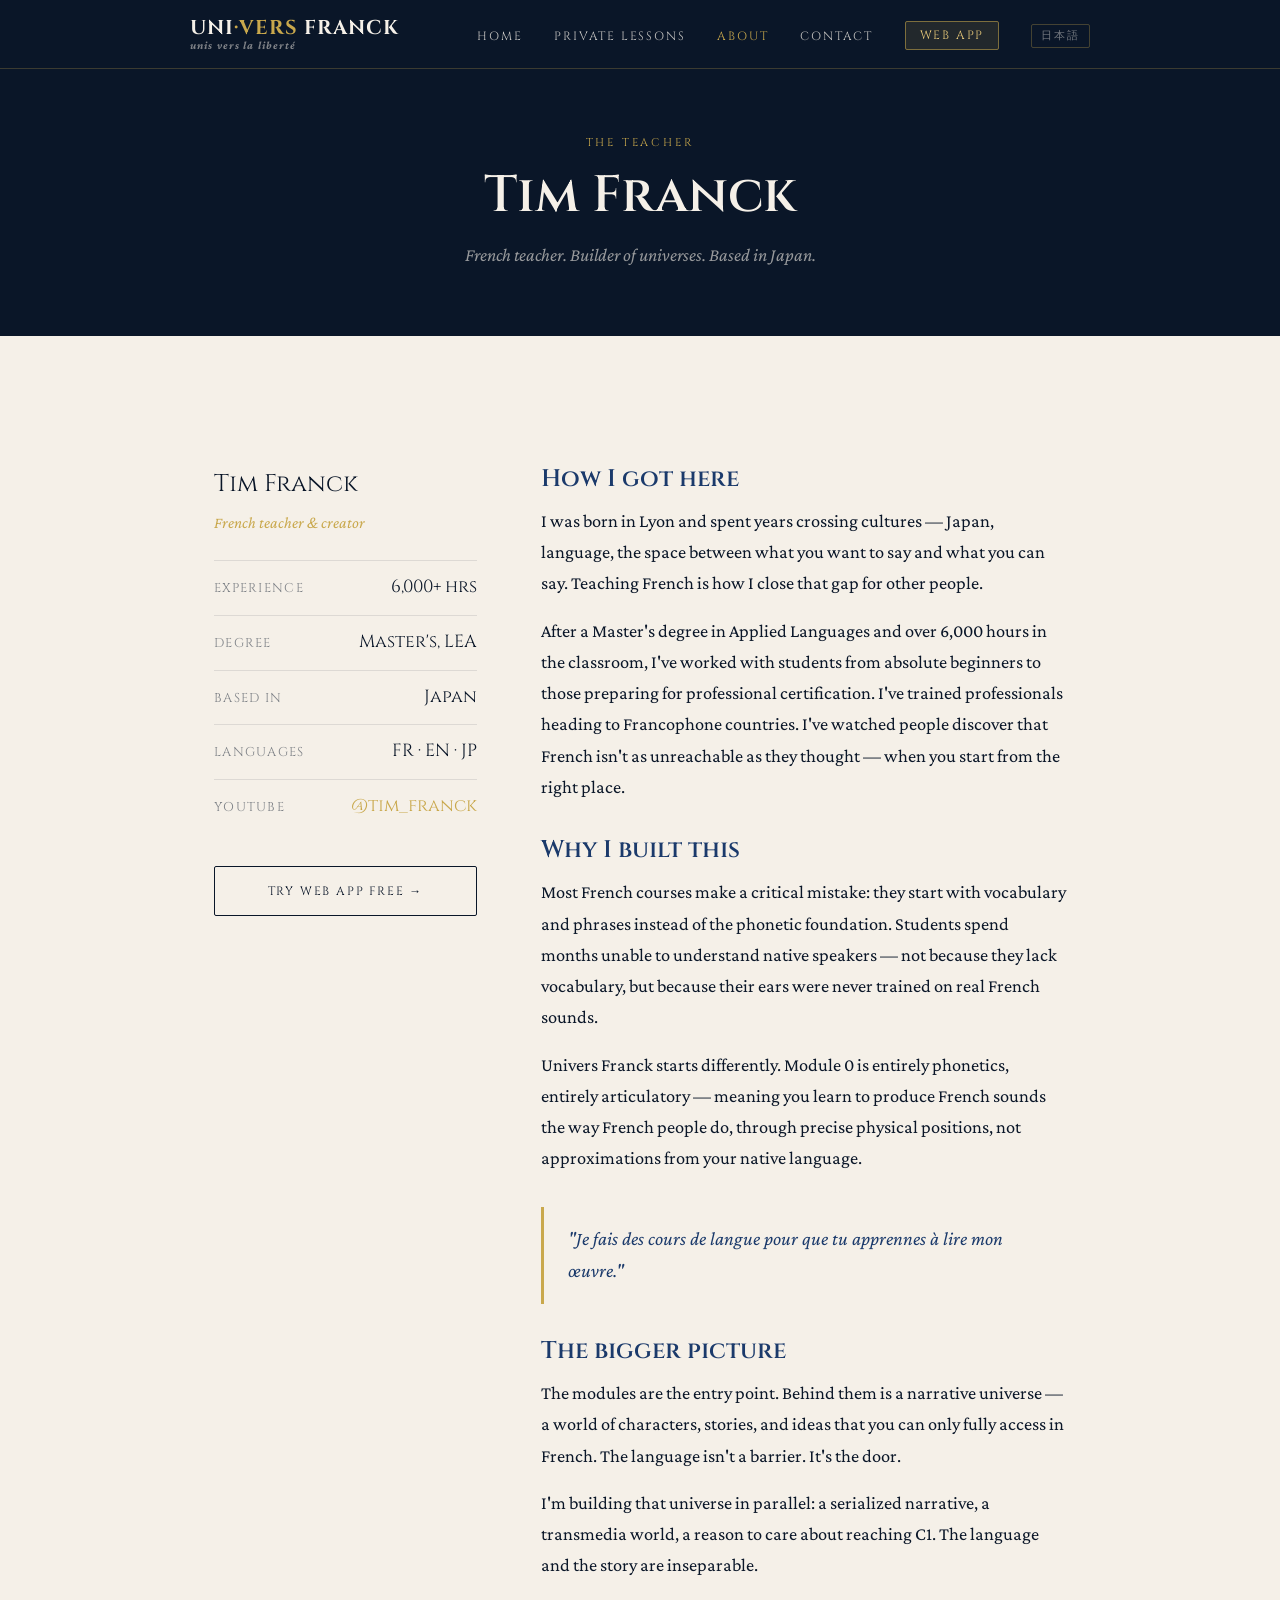
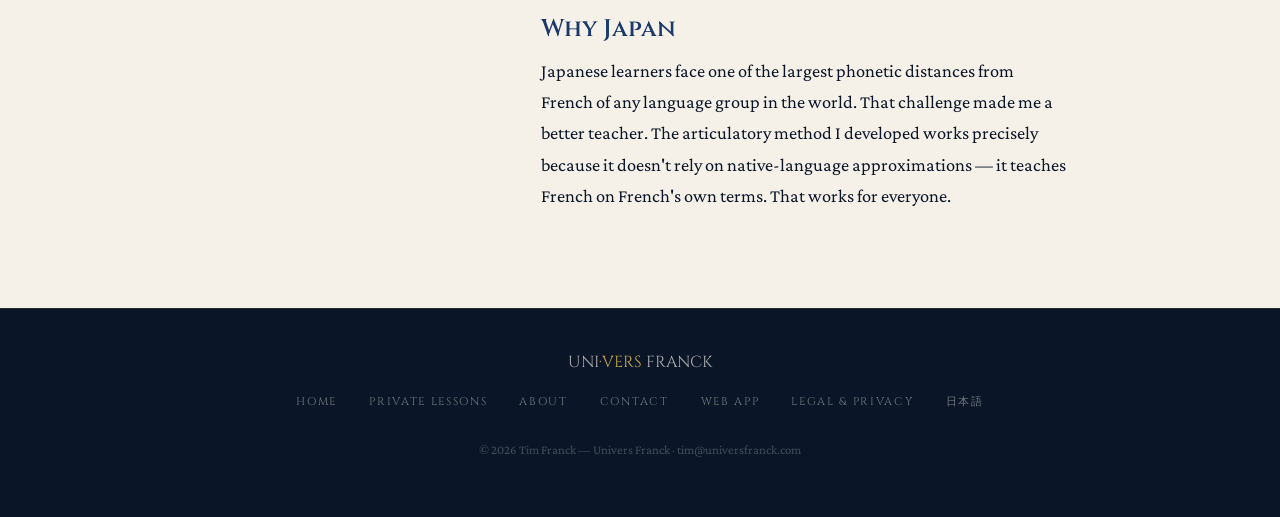
<file: about.html>
<!DOCTYPE html>
<!-- © 2026 Tim Franck — Univers Franck. All rights reserved. -->
<html lang="en">
<head>
  <meta charset="UTF-8" />
  <meta name="viewport" content="width=device-width, initial-scale=1.0" />
  <meta name="author" content="Tim Franck — Univers Franck" />
  <title>About Tim Franck | Univers Franck</title>
  <meta name="description" content="Tim Franck — French teacher based in Japan. 6,000+ hours of teaching. Builder of Univers Franck, a transmedia French learning universe." />
  <link rel="icon" type="image/png" href="assets/favicon.png" />
  <link rel="stylesheet" href="css/style.css" />
    <!-- Google tag (gtag.js) -->
    <script async src="https://www.googletagmanager.com/gtag/js?id=G-PJ26LV091V"></script>
    <script>
      window.dataLayer = window.dataLayer || [];
      function gtag(){dataLayer.push(arguments);}
      gtag('js', new Date());

      gtag('config', 'G-PJ26LV091V');
    </script>
</head>
<body>

  <!-- ═══════════════════════════════ HEADER ═══════════════════════════════ -->
  <header>
    <div class="nav-inner">
      <a href="index.html" class="logo">
        <div><span class="logo-uni">UNI</span><span class="logo-vers">·VERS</span> <span class="logo-franck">FRANCK</span></div>
        <div class="logo-tagline">unis vers la liberté</div>
      </a>
      <button class="nav-toggle" id="navToggle" aria-label="Menu">
        <span></span><span></span><span></span>
      </button>
      <nav>
        <ul id="navMenu">
          <li><a href="index.html">Home</a></li>
          <li><a href="index.html#coaching">Private Lessons</a></li>
          <li><a href="about.html" class="active">About</a></li>
          <li><a href="contact.html">Contact</a></li>
          <li><a href="https://univers-franck.web.app/?lang=en" class="nav-app-btn" target="_blank" rel="noopener">Web App</a></li>
          <li><a href="jp/about.html" class="lang-switch">日本語</a></li>
        </ul>
      </nav>
    </div>
  </header>

  <!-- ═══════════════════════════════ PAGE HERO ════════════════════════════ -->
  <section class="page-hero">
    <div class="container">
      <span class="section-label">The teacher</span>
      <h1>Tim Franck</h1>
      <p>French teacher. Builder of universes. Based in Japan.</p>
    </div>
  </section>

  <!-- ═══════════════════════════════ ABOUT CONTENT ════════════════════════ -->
  <section class="about-content">
    <div class="container">
      <div class="about-grid">

        <!-- LEFT: stats sidebar -->
        <div class="about-aside">
          <div class="about-name">Tim Franck</div>
          <div class="about-role">French teacher & creator</div>

          <div class="about-stat">
            <span class="about-stat-label">Experience</span>
            <span class="about-stat-value">6,000+ hrs</span>
          </div>
          <div class="about-stat">
            <span class="about-stat-label">Degree</span>
            <span class="about-stat-value">Master's, LEA</span>
          </div>
          <div class="about-stat">
            <span class="about-stat-label">Based in</span>
            <span class="about-stat-value">Japan</span>
          </div>
          <div class="about-stat">
            <span class="about-stat-label">Languages</span>
            <span class="about-stat-value">FR · EN · JP</span>
          </div>
          <div class="about-stat">
            <span class="about-stat-label">YouTube</span>
            <span class="about-stat-value"><a href="https://www.youtube.com/@tim_franck" target="_blank" rel="noopener" style="color: var(--gold); text-decoration: none;">@tim_franck</a></span>
          </div>

          <div style="margin-top: 2rem;">
            <a href="https://univers-franck.web.app/decouverte.html?lang=en" class="btn btn-outline" style="display: block; text-align: center; font-size: 0.75rem;" target="_blank" rel="noopener">Try Web App Free →</a>
          </div>
        </div>

        <!-- RIGHT: body text -->
        <div class="about-body">
          <h3>How I got here</h3>
          <p>I was born in Lyon and spent years crossing cultures — Japan, language, the space between what you want to say and what you can say. Teaching French is how I close that gap for other people.</p>
          <p>After a Master's degree in Applied Languages and over 6,000 hours in the classroom, I've worked with students from absolute beginners to those preparing for professional certification. I've trained professionals heading to Francophone countries. I've watched people discover that French isn't as unreachable as they thought — when you start from the right place.</p>

          <h3>Why I built this</h3>
          <p>Most French courses make a critical mistake: they start with vocabulary and phrases instead of the phonetic foundation. Students spend months unable to understand native speakers — not because they lack vocabulary, but because their ears were never trained on real French sounds.</p>
          <p>Univers Franck starts differently. Module 0 is entirely phonetics, entirely articulatory — meaning you learn to produce French sounds the way French people do, through precise physical positions, not approximations from your native language.</p>

          <blockquote class="vision-quote">
            "Je fais des cours de langue pour que tu apprennes à lire mon œuvre."
          </blockquote>

          <h3>The bigger picture</h3>
          <p>The modules are the entry point. Behind them is a narrative universe — a world of characters, stories, and ideas that you can only fully access in French. The language isn't a barrier. It's the door.</p>
          <p>I'm building that universe in parallel: a serialized narrative, a transmedia world, a reason to care about reaching C1. The language and the story are inseparable.</p>

          <h3>Why Japan</h3>
          <p>Japanese learners face one of the largest phonetic distances from French of any language group in the world. That challenge made me a better teacher. The articulatory method I developed works precisely because it doesn't rely on native-language approximations — it teaches French on French's own terms. That works for everyone.</p>
        </div>

      </div>
    </div>
  </section>

  <!-- ═══════════════════════════════ FOOTER ═══════════════════════════════ -->
  <footer>
    <div class="container">
      <div class="footer-logo">
        <span style="color:rgba(245,240,232,0.7)">UNI</span><span style="color:var(--gold)">·VERS</span> <span style="color:rgba(245,240,232,0.7)">FRANCK</span>
      </div>
      <ul class="footer-links">
        <li><a href="index.html">Home</a></li>
        <li><a href="index.html#coaching">Private Lessons</a></li>
        <li><a href="about.html">About</a></li>
        <li><a href="contact.html">Contact</a></li>
        <li><a href="https://univers-franck.web.app/?lang=en" target="_blank" rel="noopener">Web App</a></li>
        <li><a href="legal.html">Legal &amp; Privacy</a></li>
        <li><a href="jp/about.html">日本語</a></li>
      </ul>
      <p class="footer-copy">© 2026 Tim Franck — Univers Franck · tim@universfranck.com</p>
    </div>
  </footer>

  <script src="js/main.js"></script>
</body>
</html>
</file>
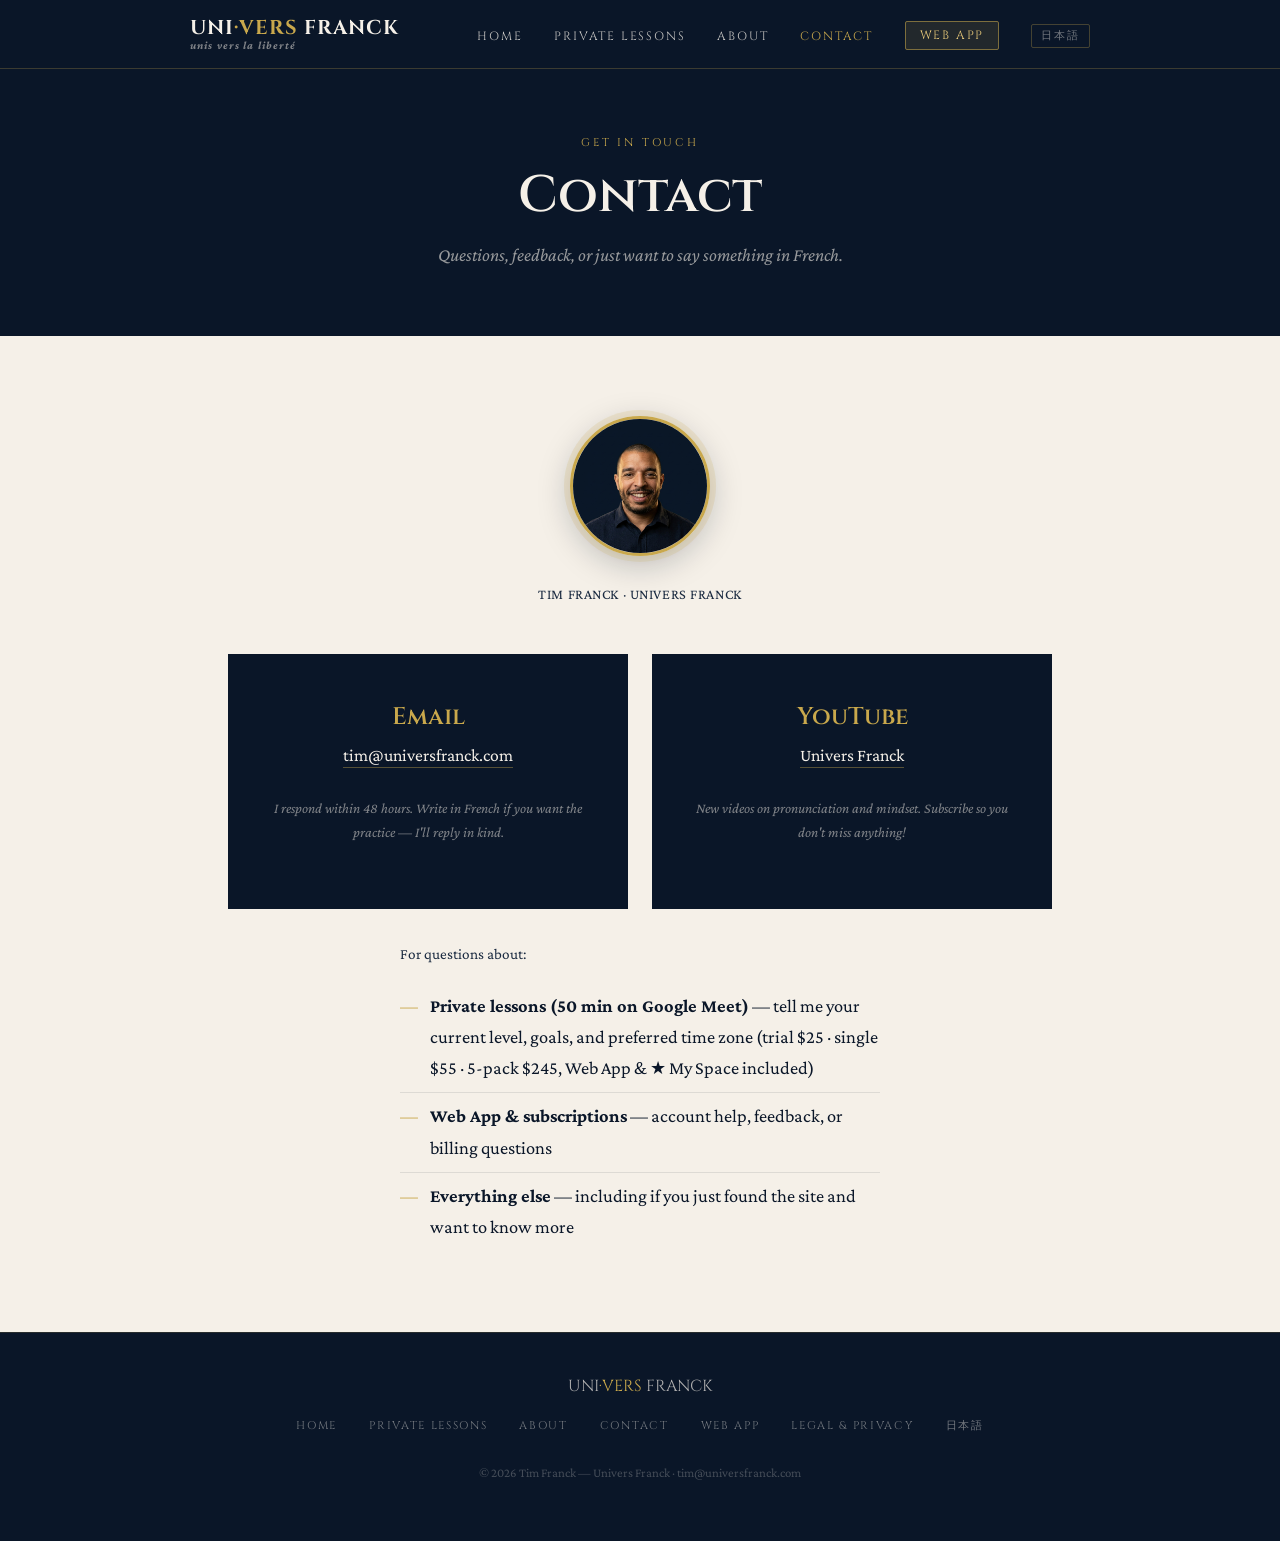
<file: contact.html>
<!DOCTYPE html>
<!-- © 2026 Tim Franck — Univers Franck. All rights reserved. -->
<html lang="en">
<head>
  <meta charset="UTF-8" />
  <meta name="viewport" content="width=device-width, initial-scale=1.0" />
  <meta name="author" content="Tim Franck — Univers Franck" />
  <title>Contact | Univers Franck</title>
  <meta name="description" content="Get in touch with Tim Franck — for questions about the Univers Franck Web App, 50-min private lessons on Google Meet, or anything else." />
  <link rel="icon" type="image/png" href="assets/favicon.png" />
  <link rel="stylesheet" href="css/style.css" />
    <!-- Google tag (gtag.js) -->
    <script async src="https://www.googletagmanager.com/gtag/js?id=G-PJ26LV091V"></script>
    <script>
      window.dataLayer = window.dataLayer || [];
      function gtag(){dataLayer.push(arguments);}
      gtag('js', new Date());

      gtag('config', 'G-PJ26LV091V');
    </script>
</head>
<body>

  <!-- ═══════════════════════════════ HEADER ═══════════════════════════════ -->
  <header>
    <div class="nav-inner">
      <a href="index.html" class="logo">
        <div><span class="logo-uni">UNI</span><span class="logo-vers">·VERS</span> <span class="logo-franck">FRANCK</span></div>
        <div class="logo-tagline">unis vers la liberté</div>
      </a>
      <button class="nav-toggle" id="navToggle" aria-label="Menu">
        <span></span><span></span><span></span>
      </button>
      <nav>
        <ul id="navMenu">
          <li><a href="index.html">Home</a></li>
          <li><a href="index.html#coaching">Private Lessons</a></li>
          <li><a href="about.html">About</a></li>
          <li><a href="contact.html" class="active">Contact</a></li>
          <li><a href="https://univers-franck.web.app/?lang=en" class="nav-app-btn" target="_blank" rel="noopener">Web App</a></li>
          <li><a href="jp/contact.html" class="lang-switch">日本語</a></li>
        </ul>
      </nav>
    </div>
  </header>

  <!-- ═══════════════════════════════ PAGE HERO ════════════════════════════ -->
  <section class="page-hero">
    <div class="container">
      <span class="section-label">Get in touch</span>
      <h1>Contact</h1>
      <p>Questions, feedback, or just want to say something in French.</p>
    </div>
  </section>

  <!-- ═══════════════════════════════ CONTACT ══════════════════════════════ -->
  <section class="contact-content">
    <div class="container">

      <!-- Profile photo -->
      <div style="text-align: center; margin-bottom: 2.5rem;">
        <div style="
          display: inline-block;
          position: relative;
          width: 140px;
          height: 140px;
        ">
          <img
            src="assets/tim_profile.png"
            alt="Tim Franck — Univers Franck"
            style="
              width: 140px;
              height: 140px;
              border-radius: 50%;
              object-fit: cover;
              object-position: center top;
              border: 3px solid var(--gold);
              box-shadow: 0 0 0 6px rgba(200,160,60,0.15), 0 8px 32px rgba(10,22,40,0.25);
              transition: transform 0.3s ease, box-shadow 0.3s ease;
              display: block;
            "
            onmouseover="this.style.transform='scale(1.04)';this.style.boxShadow='0 0 0 8px rgba(200,160,60,0.25), 0 12px 40px rgba(10,22,40,0.35)';"
            onmouseout="this.style.transform='scale(1)';this.style.boxShadow='0 0 0 6px rgba(200,160,60,0.15), 0 8px 32px rgba(10,22,40,0.25)';"
          />
        </div>
        <p style="margin-top: 1rem; font-size: 0.9rem; color: var(--navy-soft); letter-spacing: 0.04em; text-transform: uppercase;">Tim Franck · Univers Franck</p>
      </div>

      <div style="display: flex; gap: 1.5rem; justify-content: center; flex-wrap: wrap; max-width: 900px; margin: 3rem auto 0;">
        <div class="contact-card" style="margin: 0; flex: 1; min-width: 280px; max-width: 400px;">
          <h3>Email</h3>
          <a href="mailto:tim@universfranck.com">tim@universfranck.com</a>
          <p class="contact-note">I respond within 48 hours. Write in French if you want the practice — I'll reply in kind.</p>
        </div>
        <div class="contact-card" style="margin: 0; flex: 1; min-width: 280px; max-width: 400px;">
          <h3>YouTube</h3>
          <a href="https://www.youtube.com/@tim_franck" target="_blank" rel="noopener">Univers Franck</a>
          <p class="contact-note">New videos on pronunciation and mindset. Subscribe so you don't miss anything!</p>
        </div>
      </div>

      <div style="max-width: 480px; margin: 2rem auto 0; text-align: left;">
        <p style="font-size: 0.95rem; color: var(--navy-soft);">For questions about:</p>
        <ul style="list-style: none; margin-top: 0.75rem;">
          <li style="padding: 0.5rem 0; border-bottom: 1px solid rgba(10,22,40,0.1); display: flex; gap: 0.75rem; align-items: flex-start;">
            <span style="color: var(--gold); flex-shrink: 0;">—</span>
            <span><strong>Private lessons (50 min on Google Meet)</strong> — tell me your current level, goals, and preferred time zone (trial $25 · single $55 · 5-pack $245, Web App &amp; ★ My Space included)</span>
          </li>
          <li style="padding: 0.5rem 0; border-bottom: 1px solid rgba(10,22,40,0.1); display: flex; gap: 0.75rem; align-items: flex-start;">
            <span style="color: var(--gold); flex-shrink: 0;">—</span>
            <span><strong>Web App &amp; subscriptions</strong> — account help, feedback, or billing questions</span>
          </li>
          <li style="padding: 0.5rem 0; display: flex; gap: 0.75rem; align-items: flex-start;">
            <span style="color: var(--gold); flex-shrink: 0;">—</span>
            <span><strong>Everything else</strong> — including if you just found the site and want to know more</span>
          </li>
        </ul>
      </div>
    </div>
  </section>

  <!-- ═══════════════════════════════ FOOTER ═══════════════════════════════ -->
  <footer>
    <div class="container">
      <div class="footer-logo">
        <span style="color:rgba(245,240,232,0.7)">UNI</span><span style="color:var(--gold)">·VERS</span> <span style="color:rgba(245,240,232,0.7)">FRANCK</span>
      </div>
      <ul class="footer-links">
        <li><a href="index.html">Home</a></li>
        <li><a href="index.html#coaching">Private Lessons</a></li>
        <li><a href="about.html">About</a></li>
        <li><a href="contact.html">Contact</a></li>
        <li><a href="https://univers-franck.web.app/?lang=en" target="_blank" rel="noopener">Web App</a></li>
        <li><a href="legal.html">Legal &amp; Privacy</a></li>
        <li><a href="jp/contact.html">日本語</a></li>
      </ul>
      <p class="footer-copy">© 2026 Tim Franck — Univers Franck · tim@universfranck.com</p>
    </div>
  </footer>

  <script src="js/main.js"></script>
</body>
</html>
</file>
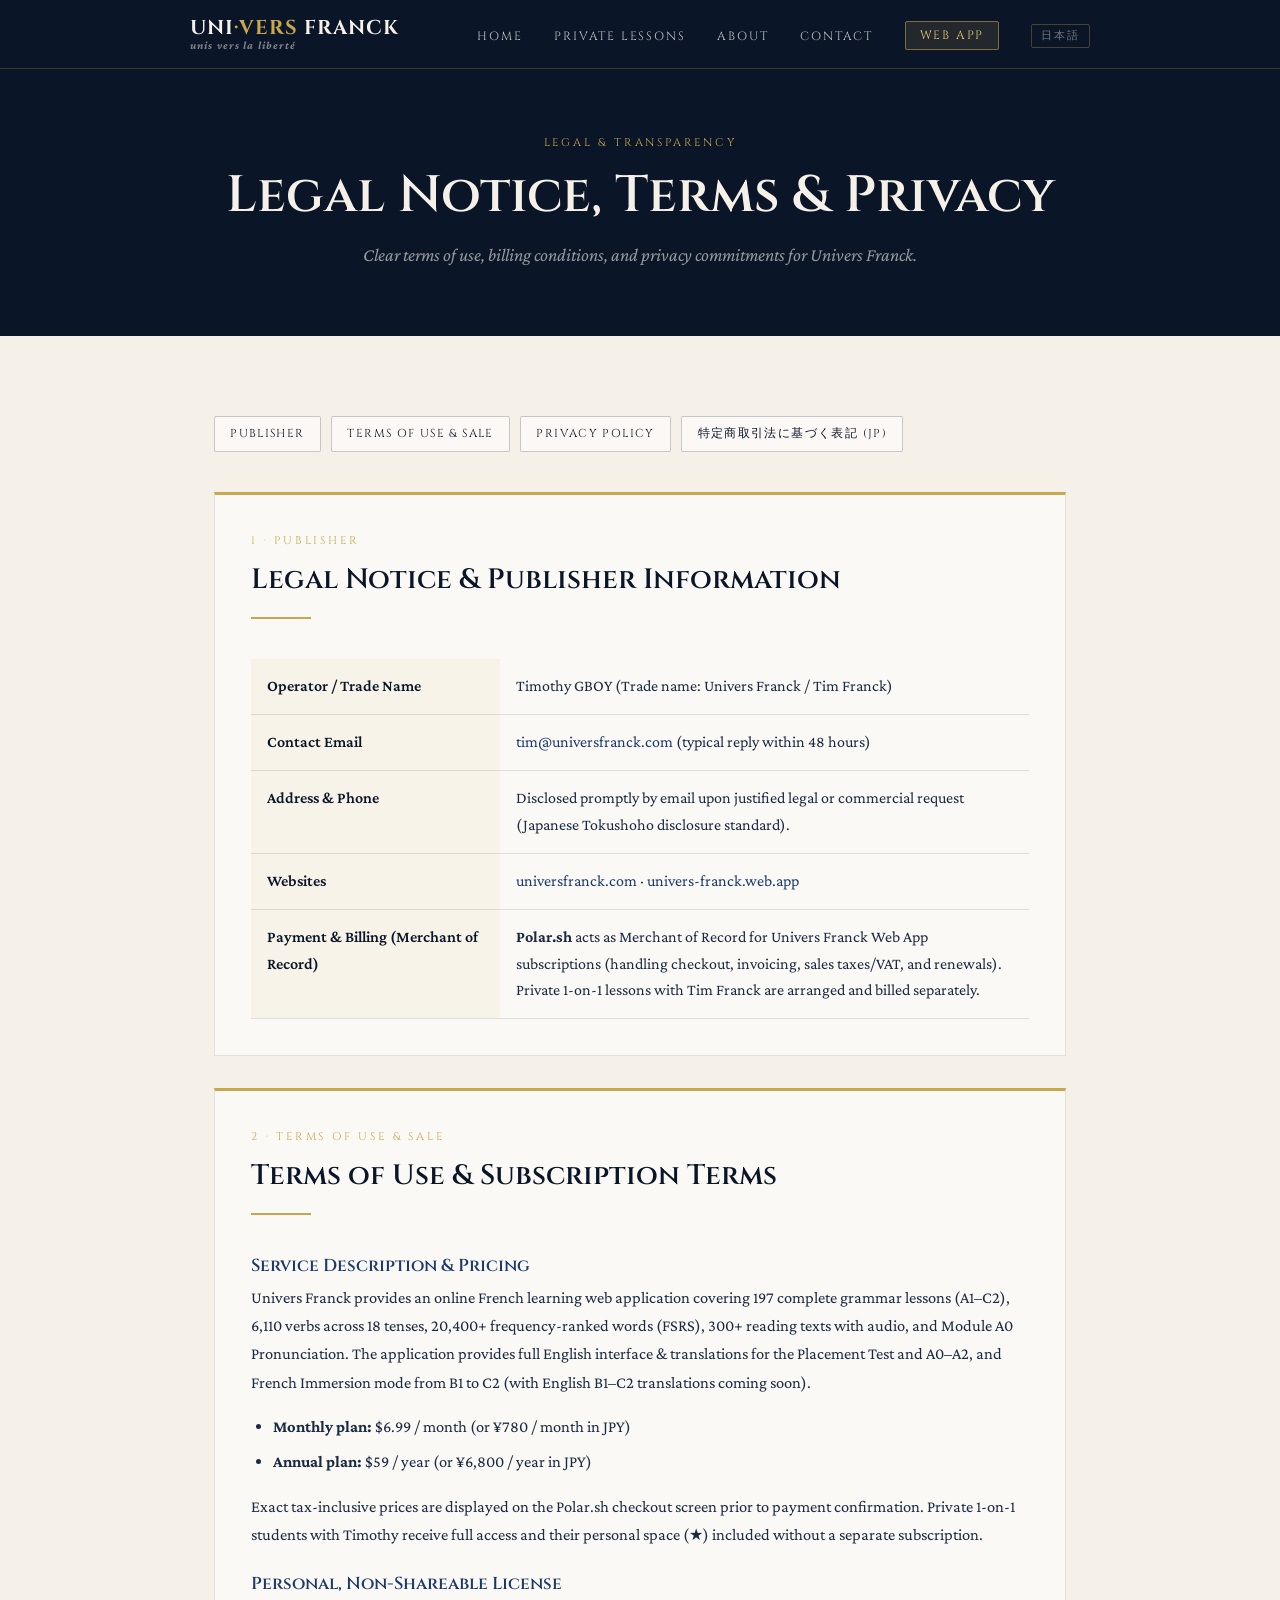
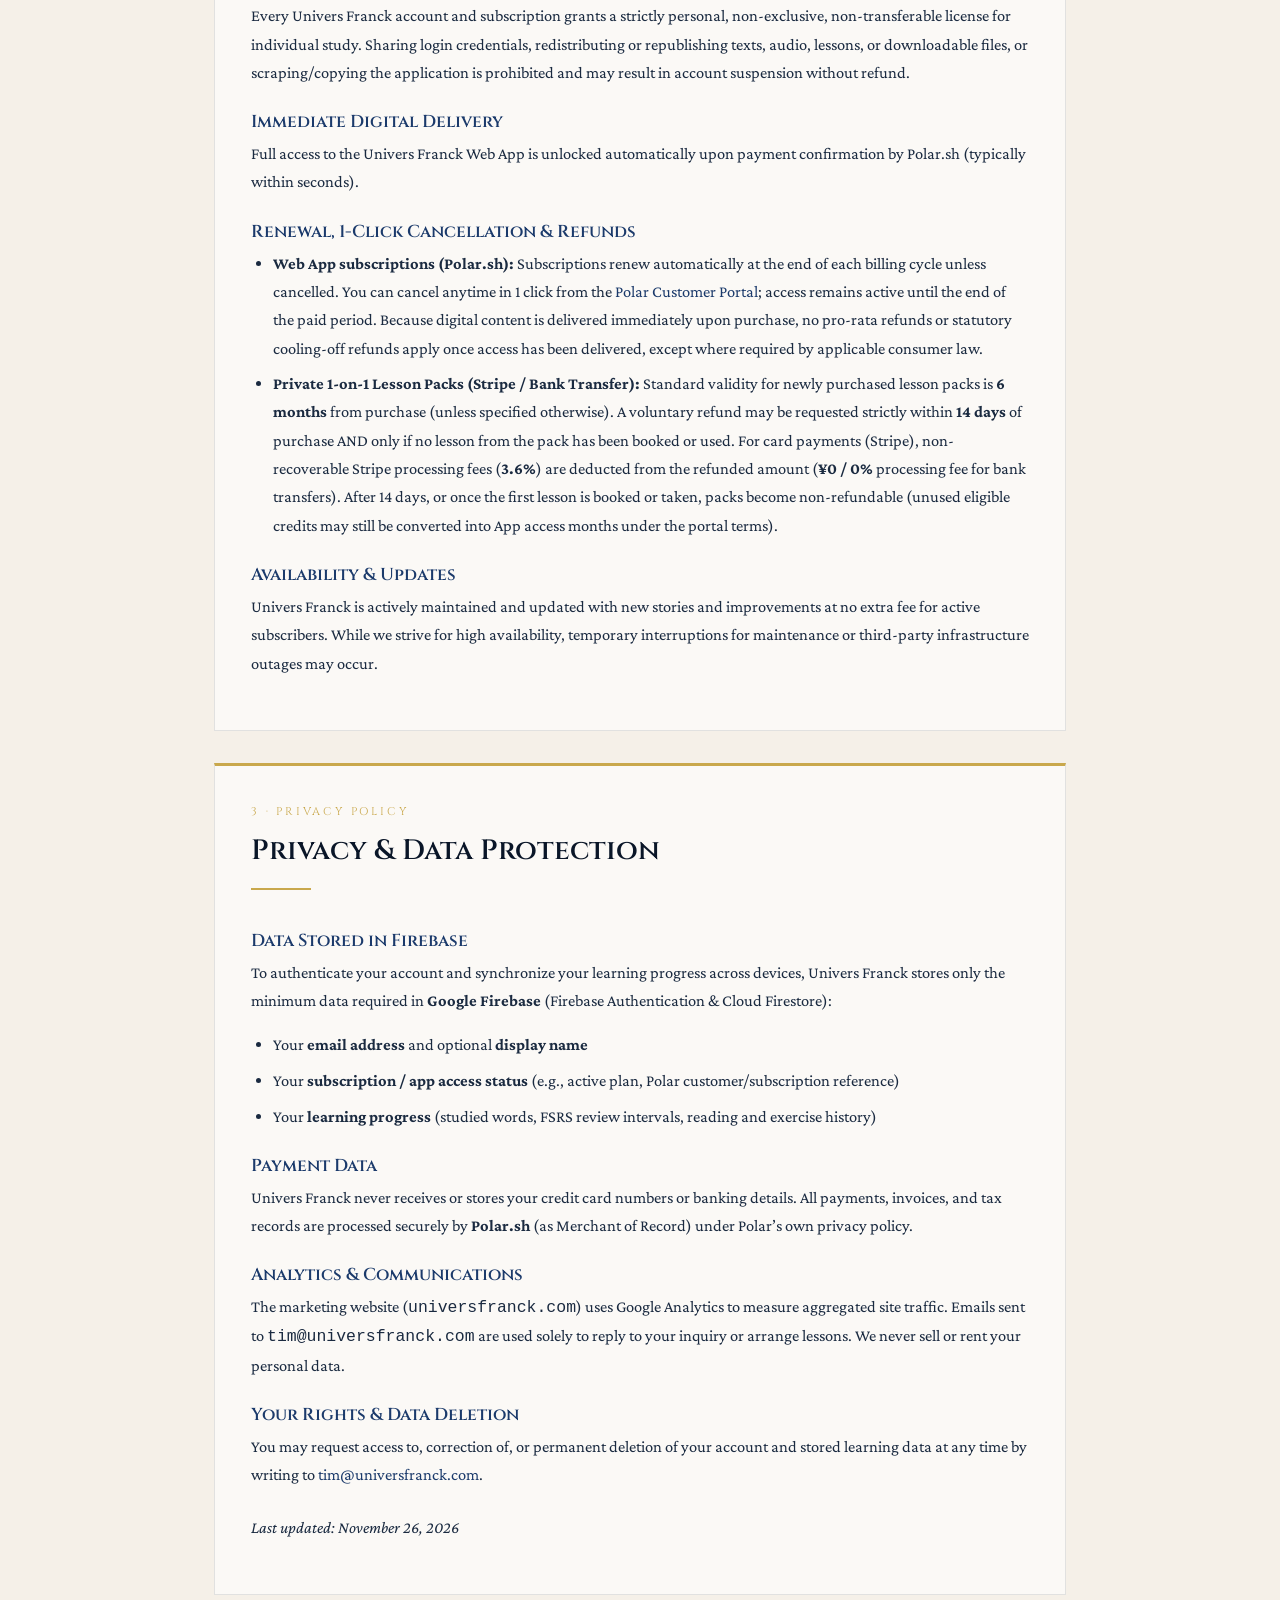
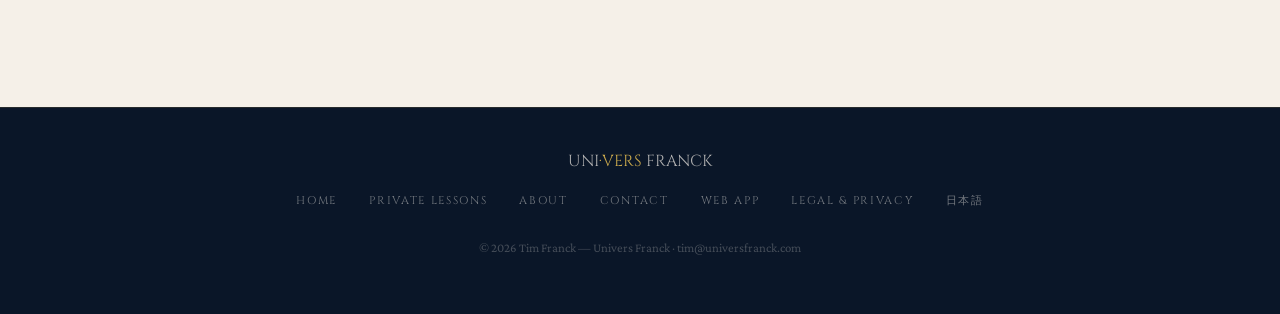
<file: legal.html>
<!DOCTYPE html>
<!-- © 2026 Tim Franck — Univers Franck. All rights reserved. -->
<html lang="en">
<head>
  <meta charset="UTF-8" />
  <meta name="viewport" content="width=device-width, initial-scale=1.0" />
  <meta name="author" content="Tim Franck — Univers Franck" />
  <title>Legal Notice, Terms &amp; Privacy | Univers Franck</title>
  <meta name="description" content="Legal notice, Terms of Use and Sale, and Privacy Policy for Univers Franck and the Univers Franck Web App." />
  <link rel="icon" type="image/png" href="assets/favicon.png" />
  <link rel="stylesheet" href="css/style.css" />
    <!-- Google tag (gtag.js) -->
    <script async src="https://www.googletagmanager.com/gtag/js?id=G-PJ26LV091V"></script>
    <script>
      window.dataLayer = window.dataLayer || [];
      function gtag(){dataLayer.push(arguments);}
      gtag('js', new Date());

      gtag('config', 'G-PJ26LV091V');
    </script>
</head>
<body>

  <!-- ═══════════════════════════════ HEADER ═══════════════════════════════ -->
  <header>
    <div class="nav-inner">
      <a href="index.html" class="logo">
        <div><span class="logo-uni">UNI</span><span class="logo-vers">·VERS</span> <span class="logo-franck">FRANCK</span></div>
        <div class="logo-tagline">unis vers la liberté</div>
      </a>
      <button class="nav-toggle" id="navToggle" aria-label="Menu">
        <span></span><span></span><span></span>
      </button>
      <nav>
        <ul id="navMenu">
          <li><a href="index.html">Home</a></li>
          <li><a href="index.html#coaching">Private Lessons</a></li>
          <li><a href="about.html">About</a></li>
          <li><a href="contact.html">Contact</a></li>
          <li><a href="https://univers-franck.web.app/?lang=en" class="nav-app-btn" target="_blank" rel="noopener">Web App</a></li>
          <li><a href="jp/legal.html" class="lang-switch">日本語</a></li>
        </ul>
      </nav>
    </div>
  </header>

  <!-- ═══════════════════════════════ PAGE HERO ════════════════════════════ -->
  <section class="page-hero">
    <div class="container">
      <span class="section-label">Legal &amp; Transparency</span>
      <h1>Legal Notice, Terms &amp; Privacy</h1>
      <p>Clear terms of use, billing conditions, and privacy commitments for Univers Franck.</p>
    </div>
  </section>

  <!-- ═══════════════════════════════ LEGAL CONTENT ════════════════════════ -->
  <section class="legal-content">
    <div class="container">

      <nav class="legal-toc" aria-label="Legal sections">
        <a href="#publisher">Publisher</a>
        <a href="#terms">Terms of Use &amp; Sale</a>
        <a href="#privacy">Privacy Policy</a>
        <a href="jp/legal.html#tokushoho">特定商取引法に基づく表記 (JP)</a>
      </nav>

      <!-- 1. Publisher -->
      <article class="legal-block" id="publisher">
        <span class="section-label">1 · Publisher</span>
        <h2>Legal Notice &amp; Publisher Information</h2>
        <div class="section-divider"></div>
        <table class="legal-table">
          <tbody>
            <tr>
              <th>Operator / Trade Name</th>
              <td>Timothy GBOY (Trade name: Univers Franck / Tim Franck)</td>
            </tr>
            <tr>
              <th>Contact Email</th>
              <td><a href="mailto:tim@universfranck.com">tim@universfranck.com</a> (typical reply within 48 hours)</td>
            </tr>
            <tr>
              <th>Address &amp; Phone</th>
              <td>Disclosed promptly by email upon justified legal or commercial request (Japanese Tokushoho disclosure standard).</td>
            </tr>
            <tr>
              <th>Websites</th>
              <td><a href="https://universfranck.com/">universfranck.com</a> · <a href="https://univers-franck.web.app/">univers-franck.web.app</a></td>
            </tr>
            <tr>
              <th>Payment &amp; Billing (Merchant of Record)</th>
              <td><strong>Polar.sh</strong> acts as Merchant of Record for Univers Franck Web App subscriptions (handling checkout, invoicing, sales taxes/VAT, and renewals). Private 1-on-1 lessons with Tim Franck are arranged and billed separately.</td>
            </tr>
          </tbody>
        </table>
      </article>

      <!-- 2. Terms of Use & Sale -->
      <article class="legal-block" id="terms">
        <span class="section-label">2 · Terms of Use &amp; Sale</span>
        <h2>Terms of Use &amp; Subscription Terms</h2>
        <div class="section-divider"></div>

        <h3>Service Description &amp; Pricing</h3>
        <p>Univers Franck provides an online French learning web application covering 197 complete grammar lessons (A1–C2), 6,110 verbs across 18 tenses, 20,400+ frequency-ranked words (FSRS), 300+ reading texts with audio, and Module A0 Pronunciation. The application provides full English interface &amp; translations for the Placement Test and A0–A2, and French Immersion mode from B1 to C2 (with English B1–C2 translations coming soon).</p>
        <ul>
          <li><strong>Monthly plan:</strong> $6.99 / month (or ¥780 / month in JPY)</li>
          <li><strong>Annual plan:</strong> $59 / year (or ¥6,800 / year in JPY)</li>
        </ul>
        <p>Exact tax-inclusive prices are displayed on the Polar.sh checkout screen prior to payment confirmation. Private 1-on-1 students with Timothy receive full access and their personal space (★) included without a separate subscription.</p>

        <h3>Personal, Non-Shareable License</h3>
        <p>Every Univers Franck account and subscription grants a strictly personal, non-exclusive, non-transferable license for individual study. Sharing login credentials, redistributing or republishing texts, audio, lessons, or downloadable files, or scraping/copying the application is prohibited and may result in account suspension without refund.</p>

        <h3>Immediate Digital Delivery</h3>
        <p>Full access to the Univers Franck Web App is unlocked automatically upon payment confirmation by Polar.sh (typically within seconds).</p>

        <h3>Renewal, 1-Click Cancellation &amp; Refunds</h3>
        <ul>
          <li><strong>Web App subscriptions (Polar.sh):</strong> Subscriptions renew automatically at the end of each billing cycle unless cancelled. You can cancel anytime in 1 click from the <a href="https://polar.sh/univers-franck/portal" target="_blank" rel="noopener noreferrer">Polar Customer Portal</a>; access remains active until the end of the paid period. Because digital content is delivered immediately upon purchase, no pro-rata refunds or statutory cooling-off refunds apply once access has been delivered, except where required by applicable consumer law.</li>
          <li><strong>Private 1-on-1 Lesson Packs (Stripe / Bank Transfer):</strong> Standard validity for newly purchased lesson packs is <strong>6 months</strong> from purchase (unless specified otherwise). A voluntary refund may be requested strictly within <strong>14 days</strong> of purchase AND only if no lesson from the pack has been booked or used. For card payments (Stripe), non-recoverable Stripe processing fees (<strong>3.6%</strong>) are deducted from the refunded amount (<strong>¥0 / 0%</strong> processing fee for bank transfers). After 14 days, or once the first lesson is booked or taken, packs become non-refundable (unused eligible credits may still be converted into App access months under the portal terms).</li>
        </ul>

        <h3>Availability &amp; Updates</h3>
        <p>Univers Franck is actively maintained and updated with new stories and improvements at no extra fee for active subscribers. While we strive for high availability, temporary interruptions for maintenance or third-party infrastructure outages may occur.</p>
      </article>

      <!-- 3. Privacy Policy -->
      <article class="legal-block" id="privacy">
        <span class="section-label">3 · Privacy Policy</span>
        <h2>Privacy &amp; Data Protection</h2>
        <div class="section-divider"></div>

        <h3>Data Stored in Firebase</h3>
        <p>To authenticate your account and synchronize your learning progress across devices, Univers Franck stores only the minimum data required in <strong>Google Firebase</strong> (Firebase Authentication &amp; Cloud Firestore):</p>
        <ul>
          <li>Your <strong>email address</strong> and optional <strong>display name</strong></li>
          <li>Your <strong>subscription / app access status</strong> (e.g., active plan, Polar customer/subscription reference)</li>
          <li>Your <strong>learning progress</strong> (studied words, FSRS review intervals, reading and exercise history)</li>
        </ul>

        <h3>Payment Data</h3>
        <p>Univers Franck never receives or stores your credit card numbers or banking details. All payments, invoices, and tax records are processed securely by <strong>Polar.sh</strong> (as Merchant of Record) under Polar’s own privacy policy.</p>

        <h3>Analytics &amp; Communications</h3>
        <p>The marketing website (<code>universfranck.com</code>) uses Google Analytics to measure aggregated site traffic. Emails sent to <code>tim@universfranck.com</code> are used solely to reply to your inquiry or arrange lessons. We never sell or rent your personal data.</p>

        <h3>Your Rights &amp; Data Deletion</h3>
        <p>You may request access to, correction of, or permanent deletion of your account and stored learning data at any time by writing to <a href="mailto:tim@universfranck.com">tim@universfranck.com</a>.</p>

        <p class="legal-updated">Last updated: November 26, 2026</p>
      </article>

    </div>
  </section>

  <!-- ═══════════════════════════════ FOOTER ═══════════════════════════════ -->
  <footer>
    <div class="container">
      <div class="footer-logo">
        <span style="color:rgba(245,240,232,0.7)">UNI</span><span style="color:var(--gold)">·VERS</span> <span style="color:rgba(245,240,232,0.7)">FRANCK</span>
      </div>
      <ul class="footer-links">
        <li><a href="index.html">Home</a></li>
        <li><a href="index.html#coaching">Private Lessons</a></li>
        <li><a href="about.html">About</a></li>
        <li><a href="contact.html">Contact</a></li>
        <li><a href="https://univers-franck.web.app/?lang=en" target="_blank" rel="noopener">Web App</a></li>
        <li><a href="legal.html">Legal &amp; Privacy</a></li>
        <li><a href="jp/legal.html">日本語</a></li>
      </ul>
      <p class="footer-copy">© 2026 Tim Franck — Univers Franck · tim@universfranck.com</p>
    </div>
  </footer>

  <script src="js/main.js"></script>
</body>
</html>
</file>
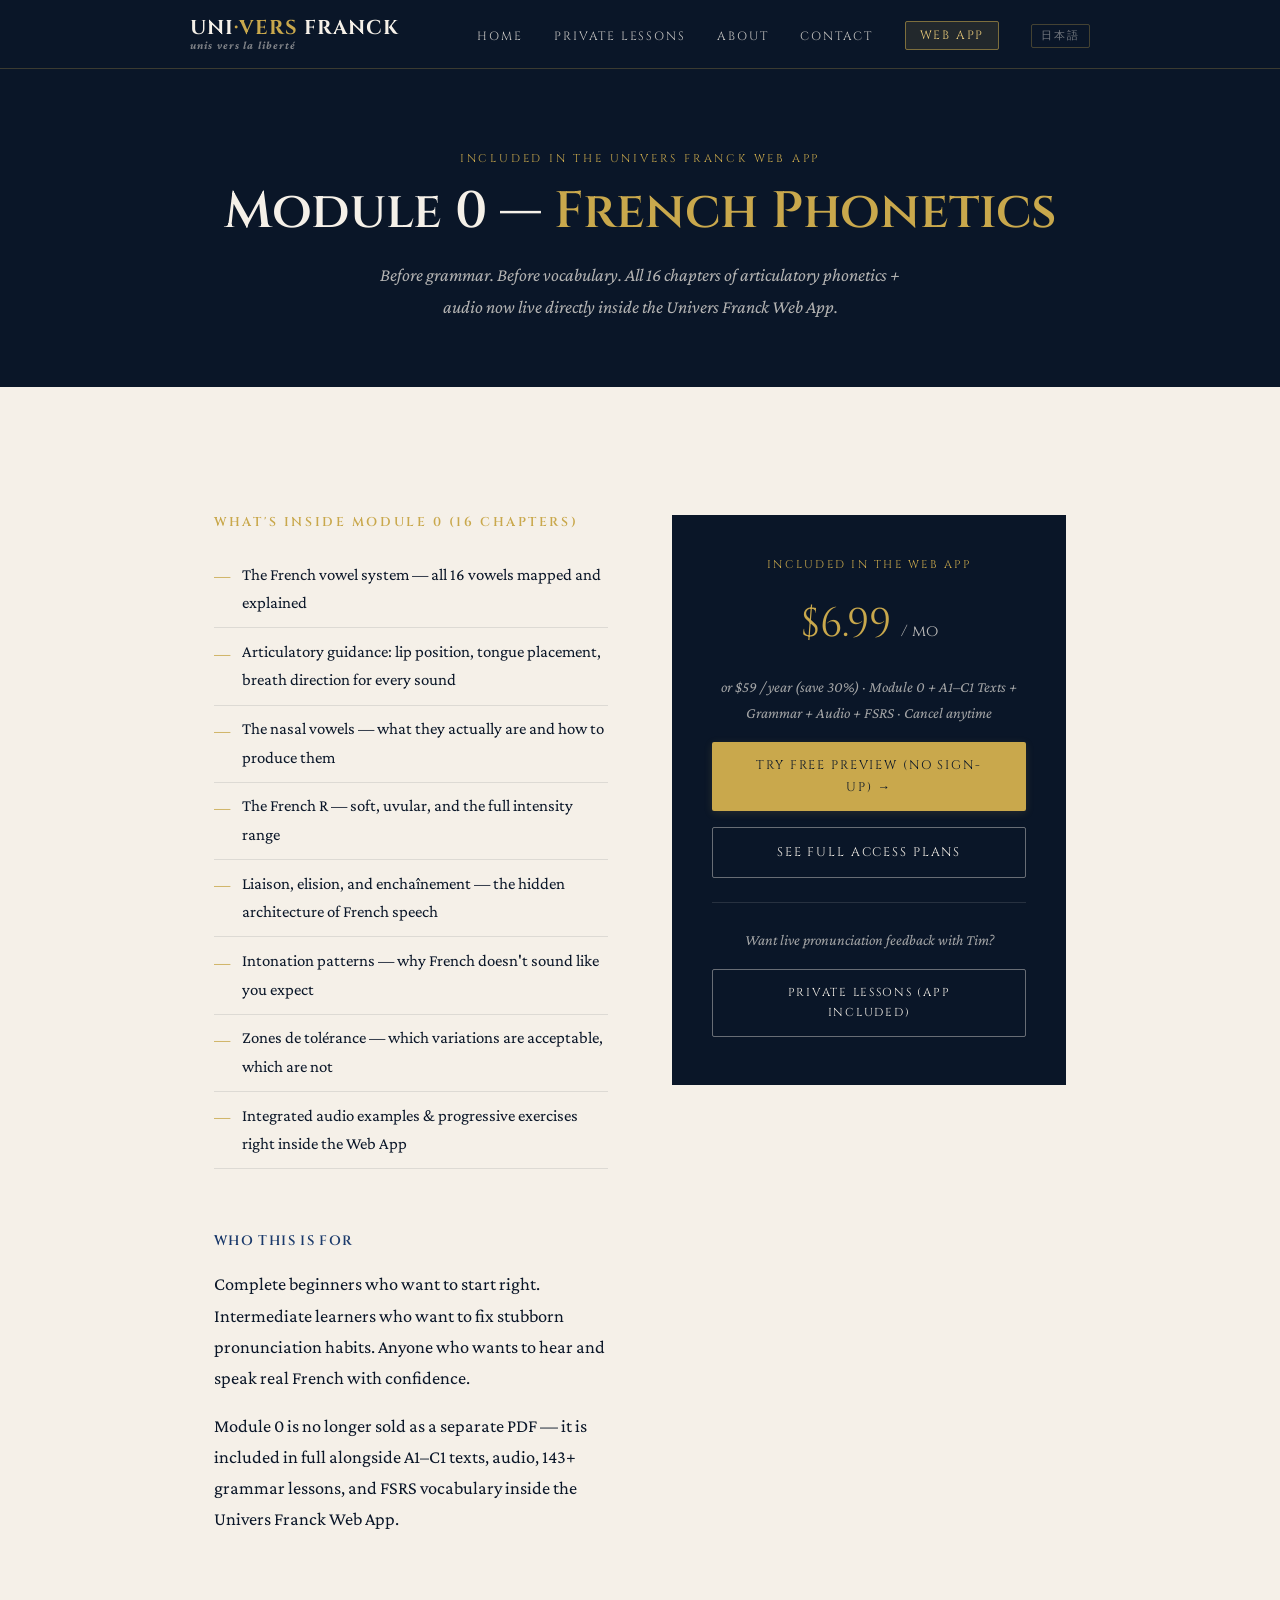
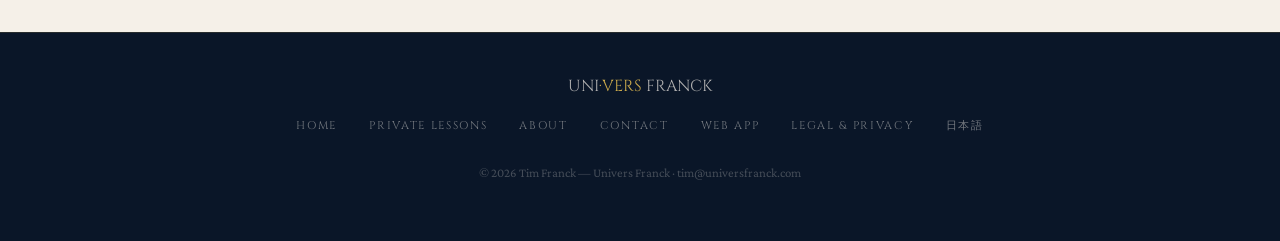
<file: module0.html>
<!DOCTYPE html>
<!-- © 2026 Tim Franck — Univers Franck. All rights reserved. -->
<html lang="en">
<head>
  <meta charset="UTF-8" />
  <meta name="viewport" content="width=device-width, initial-scale=1.0" />
  <meta name="author" content="Tim Franck — Univers Franck" />
  <title>Module 0 — French Phonetics (Included in Web App) | Univers Franck</title>
  <meta name="description" content="Module 0 French Articulatory Phonetics (16 chapters + audio) is now included in full inside the Univers Franck Web App." />
  <link rel="icon" type="image/png" href="assets/favicon.png" />
  <link rel="stylesheet" href="css/style.css" />
  <!-- Google tag (gtag.js) -->
  <script async src="https://www.googletagmanager.com/gtag/js?id=G-PJ26LV091V"></script>
  <script>
    window.dataLayer = window.dataLayer || [];
    function gtag(){dataLayer.push(arguments);}
    gtag('js', new Date());
    gtag('config', 'G-PJ26LV091V');
  </script>
</head>
<body>

  <!-- ═══════════════════════════════ HEADER ═══════════════════════════════ -->
  <header>
    <div class="nav-inner">
      <a href="index.html" class="logo">
        <div><span class="logo-uni">UNI</span><span class="logo-vers">·VERS</span> <span class="logo-franck">FRANCK</span></div>
        <div class="logo-tagline">unis vers la liberté</div>
      </a>
      <button class="nav-toggle" id="navToggle" aria-label="Menu">
        <span></span><span></span><span></span>
      </button>
      <nav>
        <ul id="navMenu">
          <li><a href="index.html">Home</a></li>
          <li><a href="index.html#coaching">Private Lessons</a></li>
          <li><a href="about.html">About</a></li>
          <li><a href="contact.html">Contact</a></li>
          <li><a href="https://univers-franck.web.app/?lang=en" class="nav-app-btn" target="_blank" rel="noopener">Web App</a></li>
          <li><a href="jp/module0.html" class="lang-switch">日本語</a></li>
        </ul>
      </nav>
    </div>
  </header>

  <!-- ═══════════════════════════════ MODULE HERO ═══════════════════════════ -->
  <section class="module-hero">
    <div class="container">
      <span class="section-label">Included in the Univers Franck Web App</span>
      <h1>Module 0 — <em>French Phonetics</em></h1>
      <p>Before grammar. Before vocabulary. All 16 chapters of articulatory phonetics + audio now live directly inside the Univers Franck Web App.</p>
    </div>
  </section>

  <!-- ═══════════════════════════════ MODULE CONTENT ════════════════════════ -->
  <section class="module-content">
    <div class="container">
      <div class="module-grid">

        <!-- LEFT: what's inside -->
        <div class="module-includes">
          <h3>What's inside Module 0 (16 chapters)</h3>

          <ul>
            <li>The French vowel system — all 16 vowels mapped and explained</li>
            <li>Articulatory guidance: lip position, tongue placement, breath direction for every sound</li>
            <li>The nasal vowels — what they actually are and how to produce them</li>
            <li>The French R — soft, uvular, and the full intensity range</li>
            <li>Liaison, elision, and enchaînement — the hidden architecture of French speech</li>
            <li>Intonation patterns — why French doesn't sound like you expect</li>
            <li>Zones de tolérance — which variations are acceptable, which are not</li>
            <li>Integrated audio examples &amp; progressive exercises right inside the Web App</li>
          </ul>

          <br>

          <h3 style="margin-top: 2rem; color: var(--france-blue); font-size: 0.85rem; letter-spacing: 0.1em; text-transform: uppercase;">Who this is for</h3>
          <p style="margin-top: 0.75rem;">Complete beginners who want to start right. Intermediate learners who want to fix stubborn pronunciation habits. Anyone who wants to hear and speak real French with confidence.</p>
          <p>Module 0 is no longer sold as a separate PDF — it is included in full alongside A1–C1 texts, audio, 143+ grammar lessons, and FSRS vocabulary inside the Univers Franck Web App.</p>
        </div>

        <!-- RIGHT: CTA box -->
        <div>
          <div class="module-cta-box">
            <div style="font-family: var(--font-title); font-size: 0.7rem; letter-spacing: 0.2em; text-transform: uppercase; color: var(--gold);">Included in the Web App</div>
            <span class="price">$6.99 <span style="font-size: 1rem; color: rgba(245,240,232,0.75);">/ mo</span></span>
            <p>or $59 / year (save 30%) · Module 0 + A1–C1 Texts + Grammar + Audio + FSRS · Cancel anytime</p>

            <a href="https://univers-franck.web.app/decouverte.html?lang=en" class="btn btn-primary" target="_blank" rel="noopener">
              Try Free Preview (No Sign-Up) →
            </a>
            <a href="https://univers-franck.web.app/?lang=en#offre" class="btn btn-secondary" target="_blank" rel="noopener">
              See Full Access Plans
            </a>

            <div style="margin: 1.5rem 0; border-top: 1px solid rgba(245,240,232,0.12);"></div>

            <p style="margin-bottom: 0.75rem;">Want live pronunciation feedback with Tim?</p>
            <a href="index.html#coaching" class="btn btn-secondary" style="font-size: 0.72rem;">
              Private Lessons (App Included)
            </a>
          </div>
        </div>

      </div>
    </div>
  </section>

  <!-- ═══════════════════════════════ FOOTER ═══════════════════════════════ -->
  <footer>
    <div class="container">
      <div class="footer-logo">
        <span style="color:rgba(245,240,232,0.7)">UNI</span><span style="color:var(--gold)">·VERS</span> <span style="color:rgba(245,240,232,0.7)">FRANCK</span>
      </div>
      <ul class="footer-links">
        <li><a href="index.html">Home</a></li>
        <li><a href="index.html#coaching">Private Lessons</a></li>
        <li><a href="about.html">About</a></li>
        <li><a href="contact.html">Contact</a></li>
        <li><a href="https://univers-franck.web.app/?lang=en" target="_blank" rel="noopener">Web App</a></li>
        <li><a href="legal.html">Legal &amp; Privacy</a></li>
        <li><a href="jp/module0.html">日本語</a></li>
      </ul>
      <p class="footer-copy">© 2026 Tim Franck — Univers Franck · tim@universfranck.com</p>
    </div>
  </footer>

  <script src="js/main.js"></script>
</body>
</html>
</file>
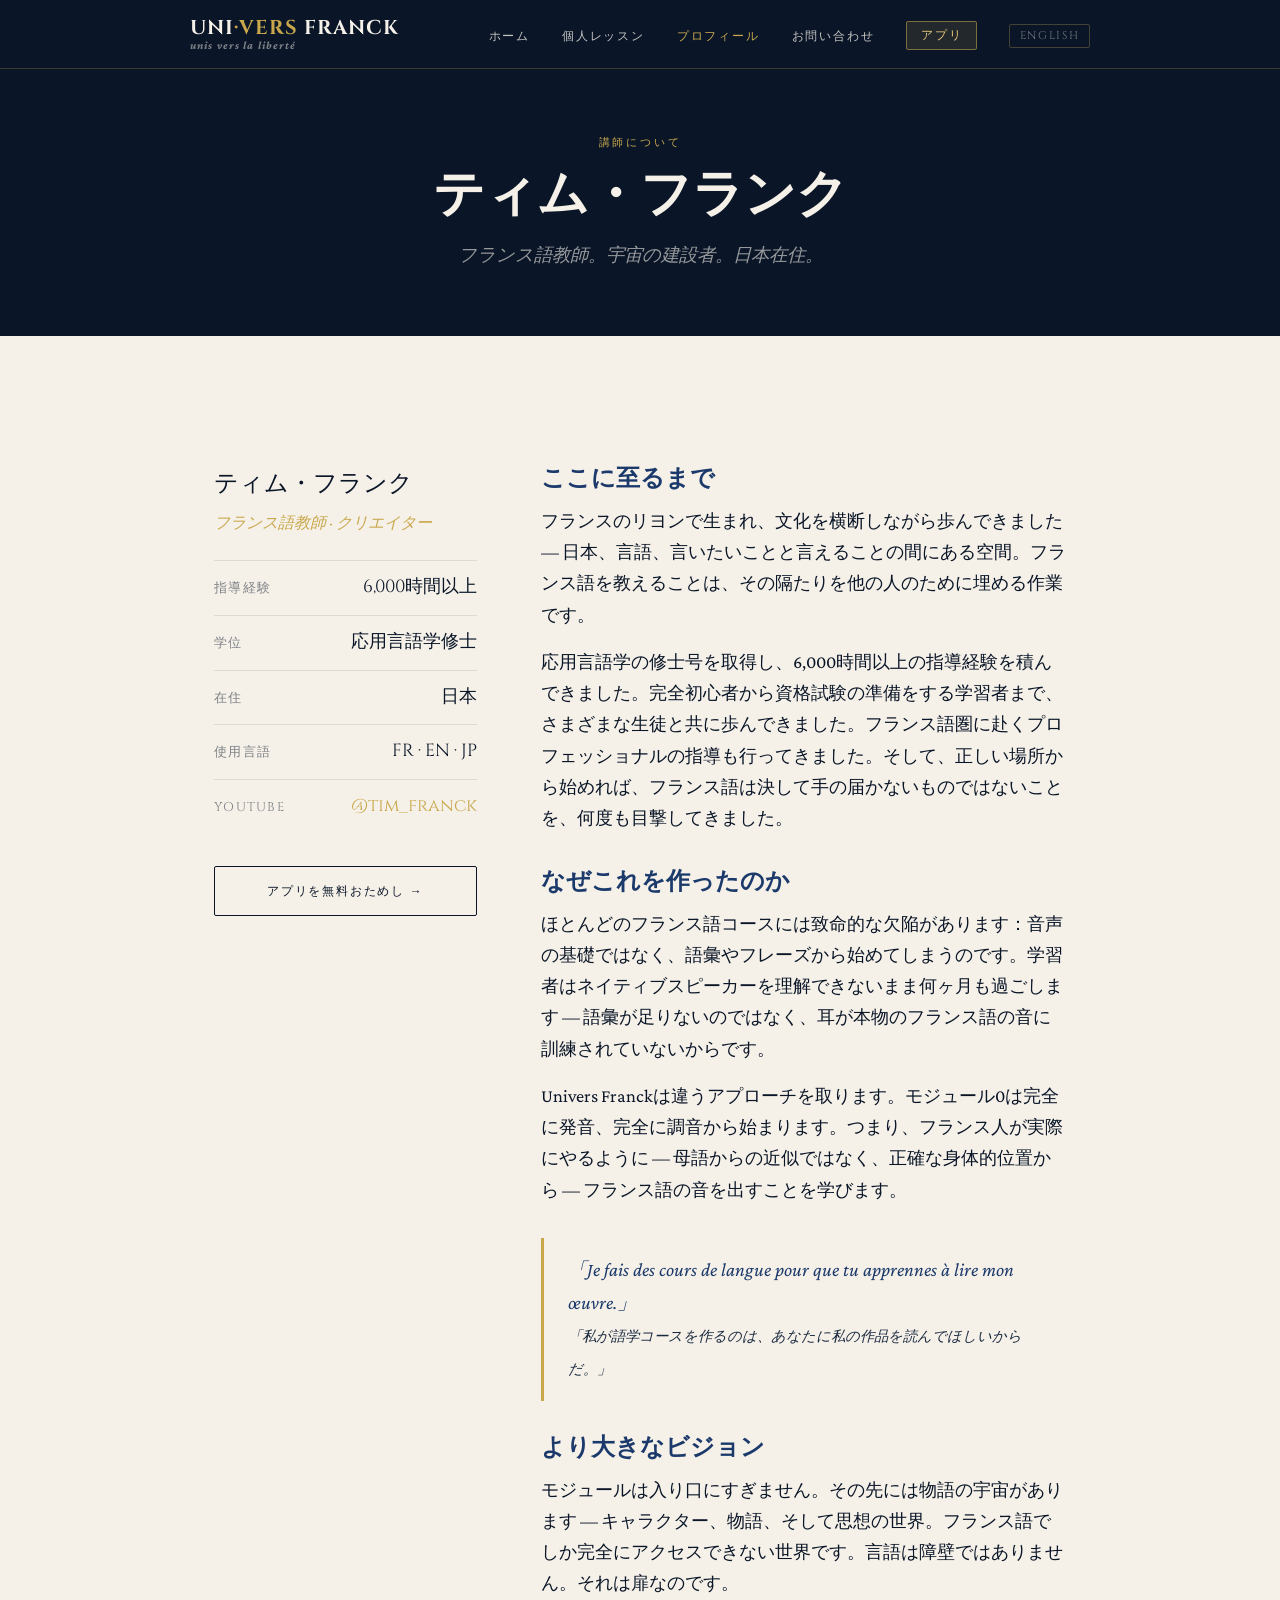
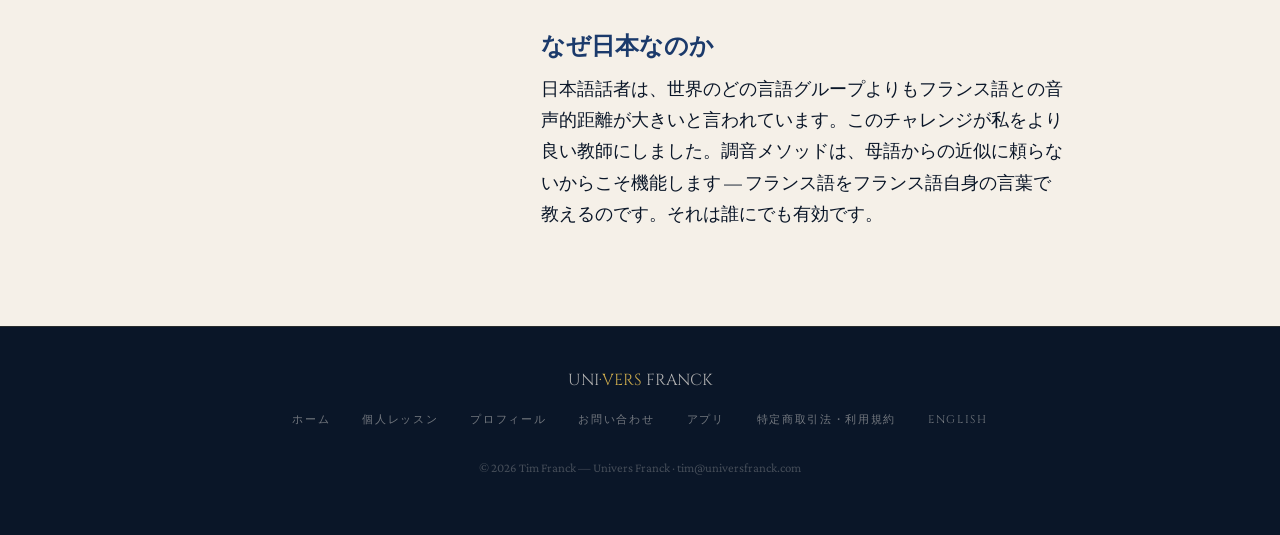
<file: jp/about.html>
<!DOCTYPE html>
<!-- © 2026 Tim Franck — Univers Franck. All rights reserved. -->
<html lang="ja">
<head>
  <meta charset="UTF-8" />
  <meta name="viewport" content="width=device-width, initial-scale=1.0" />
  <meta name="author" content="Tim Franck — Univers Franck" />
  <title>Tim Franckについて | Univers Franck</title>
  <meta name="description" content="Tim Franck — 日本在住のフランス語教師。6,000時間以上の指導経験。Univers Franckの創設者。" />
  <link rel="icon" type="image/png" href="../assets/favicon.png" />
  <link rel="stylesheet" href="../css/style.css" />
    <!-- Google tag (gtag.js) -->
    <script async src="https://www.googletagmanager.com/gtag/js?id=G-PJ26LV091V"></script>
    <script>
      window.dataLayer = window.dataLayer || [];
      function gtag(){dataLayer.push(arguments);}
      gtag('js', new Date());

      gtag('config', 'G-PJ26LV091V');
    </script>
</head>
<body>

  <!-- ═══════════════════════════════ HEADER ═══════════════════════════════ -->
  <header>
    <div class="nav-inner">
      <a href="index.html" class="logo">
        <div><span class="logo-uni">UNI</span><span class="logo-vers">·VERS</span> <span class="logo-franck">FRANCK</span></div>
        <div class="logo-tagline">unis vers la liberté</div>
      </a>
      <button class="nav-toggle" id="navToggle" aria-label="メニュー">
        <span></span><span></span><span></span>
      </button>
      <nav>
        <ul id="navMenu">
          <li><a href="index.html">ホーム</a></li>
          <li><a href="index.html#coaching">個人レッスン</a></li>
          <li><a href="about.html" class="active">プロフィール</a></li>
          <li><a href="contact.html">お問い合わせ</a></li>
          <li><a href="https://univers-franck.web.app/?lang=ja" class="nav-app-btn" target="_blank" rel="noopener">アプリ</a></li>
          <li><a href="../about.html" class="lang-switch">English</a></li>
        </ul>
      </nav>
    </div>
  </header>

  <!-- ═══════════════════════════════ PAGE HERO ════════════════════════════ -->
  <section class="page-hero">
    <div class="container">
      <span class="section-label">講師について</span>
      <h1>ティム・フランク</h1>
      <p>フランス語教師。宇宙の建設者。日本在住。</p>
    </div>
  </section>

  <!-- ═══════════════════════════════ ABOUT CONTENT ════════════════════════ -->
  <section class="about-content">
    <div class="container">
      <div class="about-grid">

        <!-- LEFT: stats sidebar -->
        <div class="about-aside">
          <div class="about-name">ティム・フランク</div>
          <div class="about-role">フランス語教師 · クリエイター</div>

          <div class="about-stat">
            <span class="about-stat-label">指導経験</span>
            <span class="about-stat-value">6,000時間以上</span>
          </div>
          <div class="about-stat">
            <span class="about-stat-label">学位</span>
            <span class="about-stat-value">応用言語学修士</span>
          </div>
          <div class="about-stat">
            <span class="about-stat-label">在住</span>
            <span class="about-stat-value">日本</span>
          </div>
          <div class="about-stat">
            <span class="about-stat-label">使用言語</span>
            <span class="about-stat-value">FR · EN · JP</span>
          </div>
          <div class="about-stat">
            <span class="about-stat-label">YouTube</span>
            <span class="about-stat-value"><a href="https://www.youtube.com/@tim_franck" target="_blank" rel="noopener" style="color: var(--gold); text-decoration: none;">@tim_franck</a></span>
          </div>

          <div style="margin-top: 2rem;">
            <a href="https://univers-franck.web.app/decouverte.html?lang=ja" class="btn btn-outline" style="display: block; text-align: center; font-size: 0.75rem;" target="_blank" rel="noopener">アプリを無料おためし →</a>
          </div>
        </div>

        <!-- RIGHT: body text -->
        <div class="about-body">
          <h3>ここに至るまで</h3>
          <p>フランスのリヨンで生まれ、文化を横断しながら歩んできました — 日本、言語、言いたいことと言えることの間にある空間。フランス語を教えることは、その隔たりを他の人のために埋める作業です。</p>
          <p>応用言語学の修士号を取得し、6,000時間以上の指導経験を積んできました。完全初心者から資格試験の準備をする学習者まで、さまざまな生徒と共に歩んできました。フランス語圏に赴くプロフェッショナルの指導も行ってきました。そして、正しい場所から始めれば、フランス語は決して手の届かないものではないことを、何度も目撃してきました。</p>

          <h3>なぜこれを作ったのか</h3>
          <p>ほとんどのフランス語コースには致命的な欠陥があります：音声の基礎ではなく、語彙やフレーズから始めてしまうのです。学習者はネイティブスピーカーを理解できないまま何ヶ月も過ごします — 語彙が足りないのではなく、耳が本物のフランス語の音に訓練されていないからです。</p>
          <p>Univers Franckは違うアプローチを取ります。モジュール0は完全に発音、完全に調音から始まります。つまり、フランス人が実際にやるように — 母語からの近似ではなく、正確な身体的位置から — フランス語の音を出すことを学びます。</p>

          <blockquote class="vision-quote">
            「Je fais des cours de langue pour que tu apprennes à lire mon œuvre.」<br>
            <span style="font-size: 0.9rem; color: var(--navy-soft);">「私が語学コースを作るのは、あなたに私の作品を読んでほしいからだ。」</span>
          </blockquote>

          <h3>より大きなビジョン</h3>
          <p>モジュールは入り口にすぎません。その先には物語の宇宙があります — キャラクター、物語、そして思想の世界。フランス語でしか完全にアクセスできない世界です。言語は障壁ではありません。それは扉なのです。</p>

          <h3>なぜ日本なのか</h3>
          <p>日本語話者は、世界のどの言語グループよりもフランス語との音声的距離が大きいと言われています。このチャレンジが私をより良い教師にしました。調音メソッドは、母語からの近似に頼らないからこそ機能します — フランス語をフランス語自身の言葉で教えるのです。それは誰にでも有効です。</p>
        </div>

      </div>
    </div>
  </section>

  <!-- ═══════════════════════════════ FOOTER ═══════════════════════════════ -->
  <footer>
    <div class="container">
      <div class="footer-logo">
        <span style="color:rgba(245,240,232,0.7)">UNI</span><span style="color:var(--gold)">·VERS</span> <span style="color:rgba(245,240,232,0.7)">FRANCK</span>
      </div>
      <ul class="footer-links">
        <li><a href="index.html">ホーム</a></li>
        <li><a href="index.html#coaching">個人レッスン</a></li>
        <li><a href="about.html">プロフィール</a></li>
        <li><a href="contact.html">お問い合わせ</a></li>
        <li><a href="https://univers-franck.web.app/?lang=ja" target="_blank" rel="noopener">アプリ</a></li>
        <li><a href="legal.html">特定商取引法・利用規約</a></li>
        <li><a href="../about.html">English</a></li>
      </ul>
      <p class="footer-copy">© 2026 Tim Franck — Univers Franck · tim@universfranck.com</p>
    </div>
  </footer>

  <script src="../js/main.js"></script>
</body>
</html>
</file>
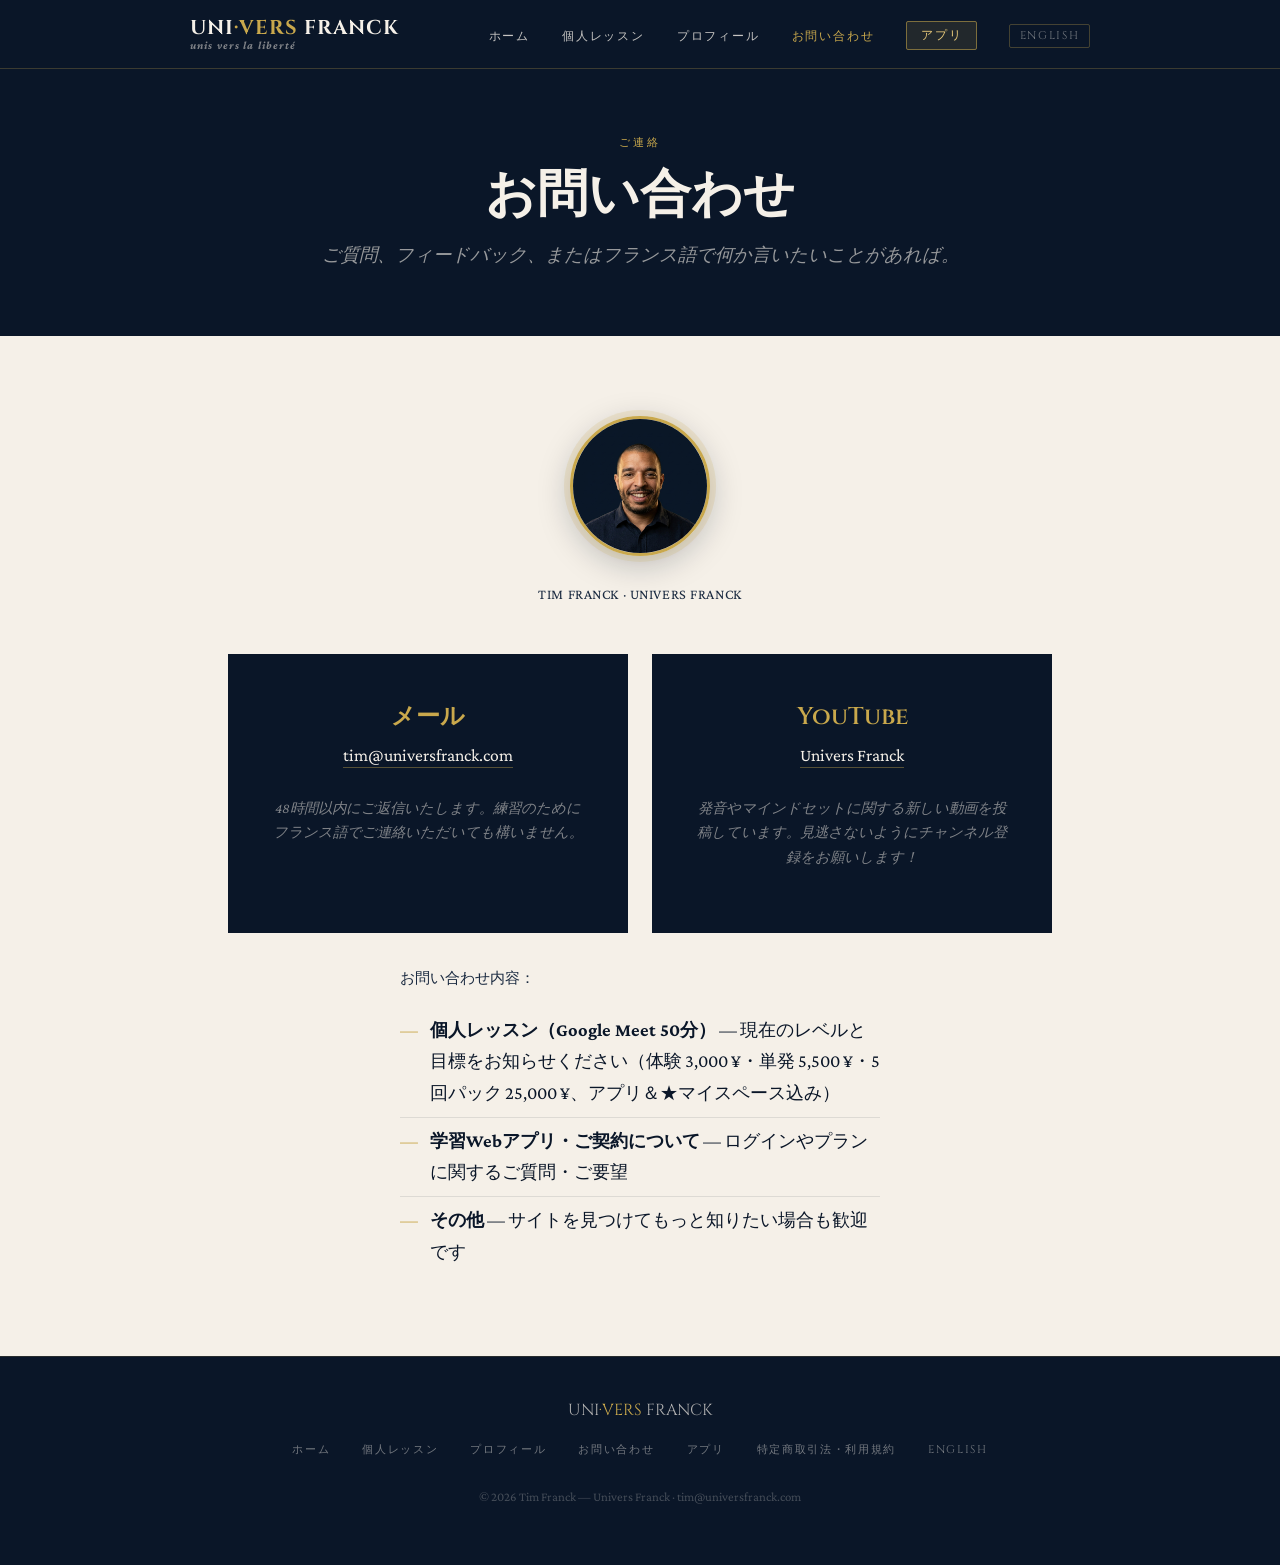
<file: jp/contact.html>
<!DOCTYPE html>
<!-- © 2026 Tim Franck — Univers Franck. All rights reserved. -->
<html lang="ja">
<head>
  <meta charset="UTF-8" />
  <meta name="viewport" content="width=device-width, initial-scale=1.0" />
  <meta name="author" content="Tim Franck — Univers Franck" />
  <title>お問い合わせ | Univers Franck</title>
  <meta name="description" content="ティム・フランクへのお問い合わせ — 学習Webアプリ、Google Meet 50分の個人レッスン、その他なんでもどうぞ。" />
  <link rel="icon" type="image/png" href="../assets/favicon.png" />
  <link rel="stylesheet" href="../css/style.css" />
    <!-- Google tag (gtag.js) -->
    <script async src="https://www.googletagmanager.com/gtag/js?id=G-PJ26LV091V"></script>
    <script>
      window.dataLayer = window.dataLayer || [];
      function gtag(){dataLayer.push(arguments);}
      gtag('js', new Date());

      gtag('config', 'G-PJ26LV091V');
    </script>
</head>
<body>

  <!-- ═══════════════════════════════ HEADER ═══════════════════════════════ -->
  <header>
    <div class="nav-inner">
      <a href="index.html" class="logo">
        <div><span class="logo-uni">UNI</span><span class="logo-vers">·VERS</span> <span class="logo-franck">FRANCK</span></div>
        <div class="logo-tagline">unis vers la liberté</div>
      </a>
      <button class="nav-toggle" id="navToggle" aria-label="メニュー">
        <span></span><span></span><span></span>
      </button>
      <nav>
        <ul id="navMenu">
          <li><a href="index.html">ホーム</a></li>
          <li><a href="index.html#coaching">個人レッスン</a></li>
          <li><a href="about.html">プロフィール</a></li>
          <li><a href="contact.html" class="active">お問い合わせ</a></li>
          <li><a href="https://univers-franck.web.app/?lang=ja" class="nav-app-btn" target="_blank" rel="noopener">アプリ</a></li>
          <li><a href="../contact.html" class="lang-switch">English</a></li>
        </ul>
      </nav>
    </div>
  </header>

  <!-- ═══════════════════════════════ PAGE HERO ════════════════════════════ -->
  <section class="page-hero">
    <div class="container">
      <span class="section-label">ご連絡</span>
      <h1>お問い合わせ</h1>
      <p>ご質問、フィードバック、またはフランス語で何か言いたいことがあれば。</p>
    </div>
  </section>

  <!-- ═══════════════════════════════ CONTACT ══════════════════════════════ -->
  <section class="contact-content">
    <div class="container">

      <!-- Profile photo -->
      <div style="text-align: center; margin-bottom: 2.5rem;">
        <div style="
          display: inline-block;
          position: relative;
          width: 140px;
          height: 140px;
        ">
          <img
            src="../assets/tim_profile.png"
            alt="ティム・フランク — Univers Franck"
            style="
              width: 140px;
              height: 140px;
              border-radius: 50%;
              object-fit: cover;
              object-position: center top;
              border: 3px solid var(--gold);
              box-shadow: 0 0 0 6px rgba(200,160,60,0.15), 0 8px 32px rgba(10,22,40,0.25);
              transition: transform 0.3s ease, box-shadow 0.3s ease;
              display: block;
            "
            onmouseover="this.style.transform='scale(1.04)';this.style.boxShadow='0 0 0 8px rgba(200,160,60,0.25), 0 12px 40px rgba(10,22,40,0.35)';"
            onmouseout="this.style.transform='scale(1)';this.style.boxShadow='0 0 0 6px rgba(200,160,60,0.15), 0 8px 32px rgba(10,22,40,0.25)';"
          />
        </div>
        <p style="margin-top: 1rem; font-size: 0.9rem; color: var(--navy-soft); letter-spacing: 0.04em; text-transform: uppercase;">Tim Franck · Univers Franck</p>
      </div>

      <div style="display: flex; gap: 1.5rem; justify-content: center; flex-wrap: wrap; max-width: 900px; margin: 3rem auto 0;">
        <div class="contact-card" style="margin: 0; flex: 1; min-width: 280px; max-width: 400px;">
          <h3>メール</h3>
          <a href="mailto:tim@universfranck.com">tim@universfranck.com</a>
          <p class="contact-note">48時間以内にご返信いたします。練習のためにフランス語でご連絡いただいても構いません。</p>
        </div>
        <div class="contact-card" style="margin: 0; flex: 1; min-width: 280px; max-width: 400px;">
          <h3>YouTube</h3>
          <a href="https://www.youtube.com/@tim_franck" target="_blank" rel="noopener">Univers Franck</a>
          <p class="contact-note">発音やマインドセットに関する新しい動画を投稿しています。見逃さないようにチャンネル登録をお願いします！</p>
        </div>
      </div>

      <div style="max-width: 480px; margin: 2rem auto 0; text-align: left;">
        <p style="font-size: 0.95rem; color: var(--navy-soft);">お問い合わせ内容：</p>
        <ul style="list-style: none; margin-top: 0.75rem;">
          <li style="padding: 0.5rem 0; border-bottom: 1px solid rgba(10,22,40,0.1); display: flex; gap: 0.75rem; align-items: flex-start;">
            <span style="color: var(--gold); flex-shrink: 0;">—</span>
            <span><strong>個人レッスン（Google Meet 50分）</strong> — 現在のレベルと目標をお知らせください（体験 3,000 ¥・単発 5,500 ¥・5回パック 25,000 ¥、アプリ＆★マイスペース込み）</span>
          </li>
          <li style="padding: 0.5rem 0; border-bottom: 1px solid rgba(10,22,40,0.1); display: flex; gap: 0.75rem; align-items: flex-start;">
            <span style="color: var(--gold); flex-shrink: 0;">—</span>
            <span><strong>学習Webアプリ・ご契約について</strong> — ログインやプランに関するご質問・ご要望</span>
          </li>
          <li style="padding: 0.5rem 0; display: flex; gap: 0.75rem; align-items: flex-start;">
            <span style="color: var(--gold); flex-shrink: 0;">—</span>
            <span><strong>その他</strong> — サイトを見つけてもっと知りたい場合も歓迎です</span>
          </li>
        </ul>
      </div>
    </div>
  </section>

  <!-- ═══════════════════════════════ FOOTER ═══════════════════════════════ -->
  <footer>
    <div class="container">
      <div class="footer-logo">
        <span style="color:rgba(245,240,232,0.7)">UNI</span><span style="color:var(--gold)">·VERS</span> <span style="color:rgba(245,240,232,0.7)">FRANCK</span>
      </div>
      <ul class="footer-links">
        <li><a href="index.html">ホーム</a></li>
        <li><a href="index.html#coaching">個人レッスン</a></li>
        <li><a href="about.html">プロフィール</a></li>
        <li><a href="contact.html">お問い合わせ</a></li>
        <li><a href="https://univers-franck.web.app/?lang=ja" target="_blank" rel="noopener">アプリ</a></li>
        <li><a href="legal.html">特定商取引法・利用規約</a></li>
        <li><a href="../contact.html">English</a></li>
      </ul>
      <p class="footer-copy">© 2026 Tim Franck — Univers Franck · tim@universfranck.com</p>
    </div>
  </footer>

  <script src="../js/main.js"></script>
</body>
</html>
</file>
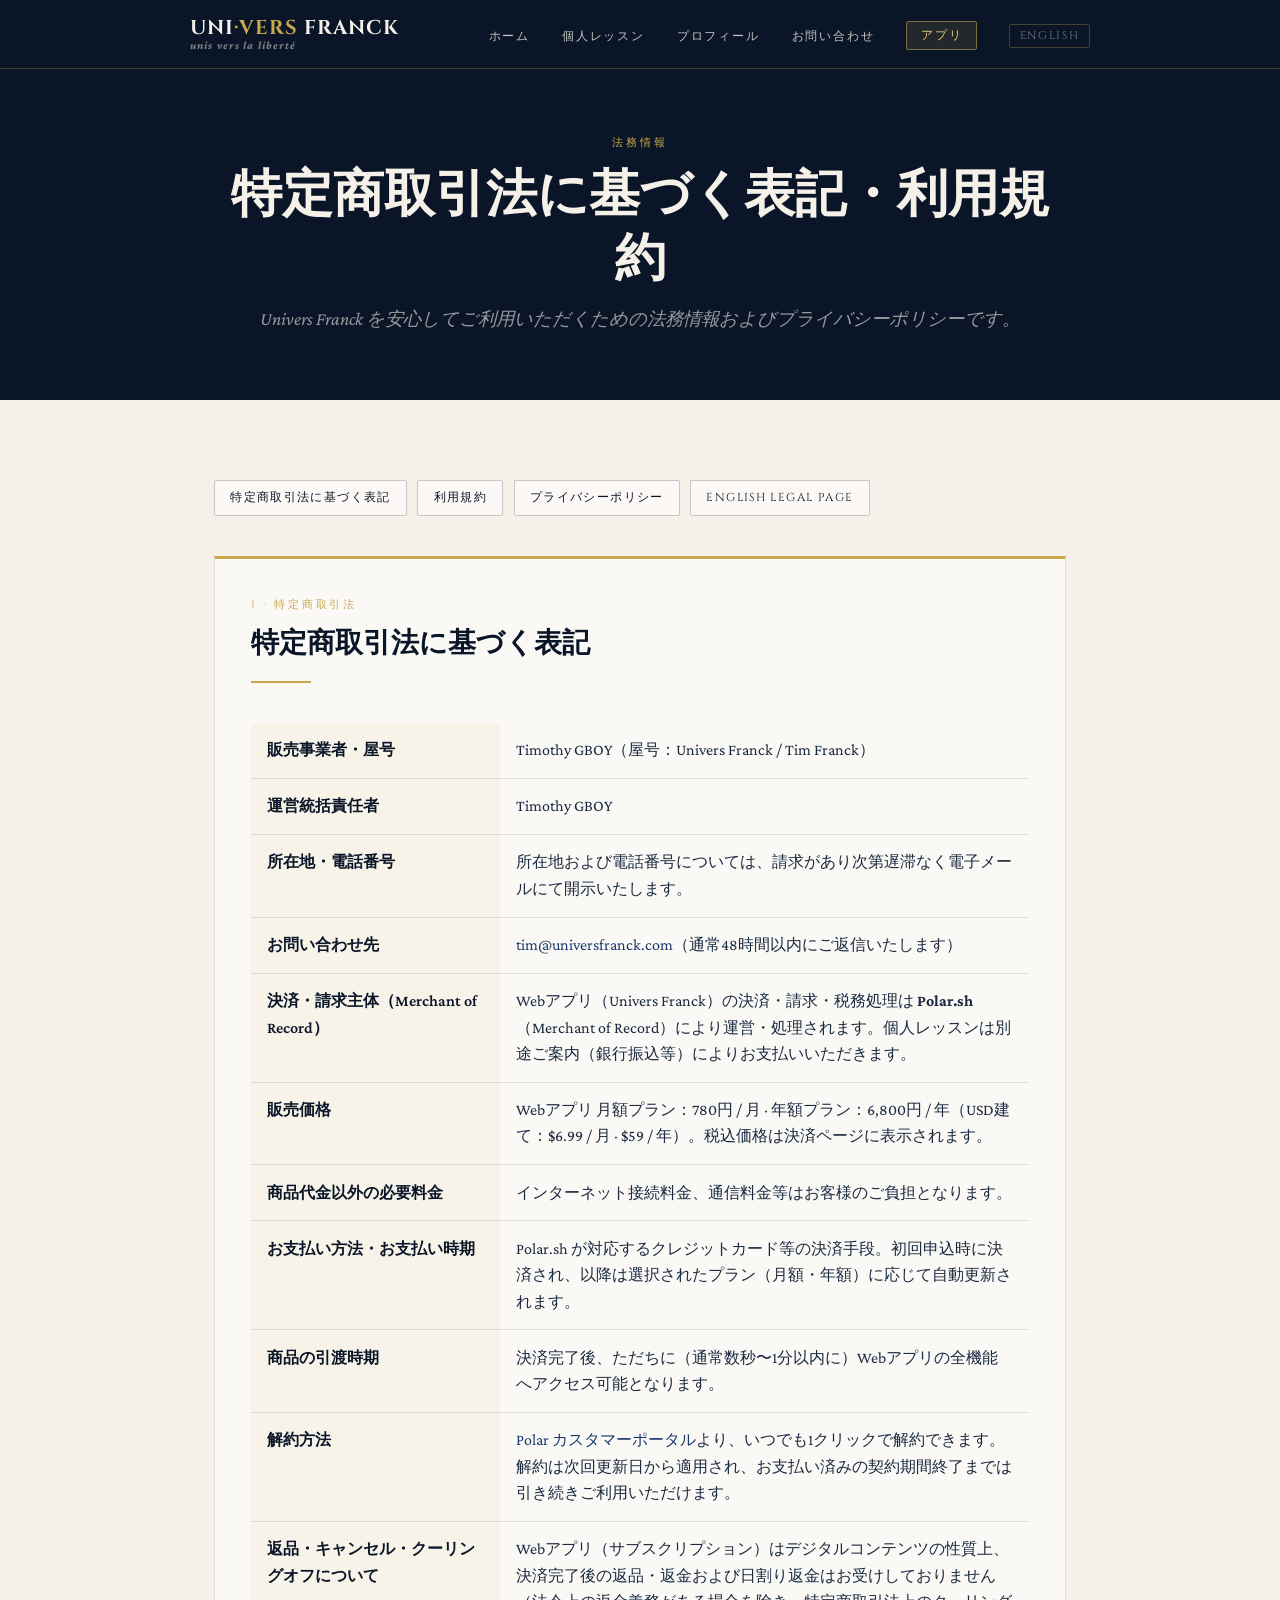
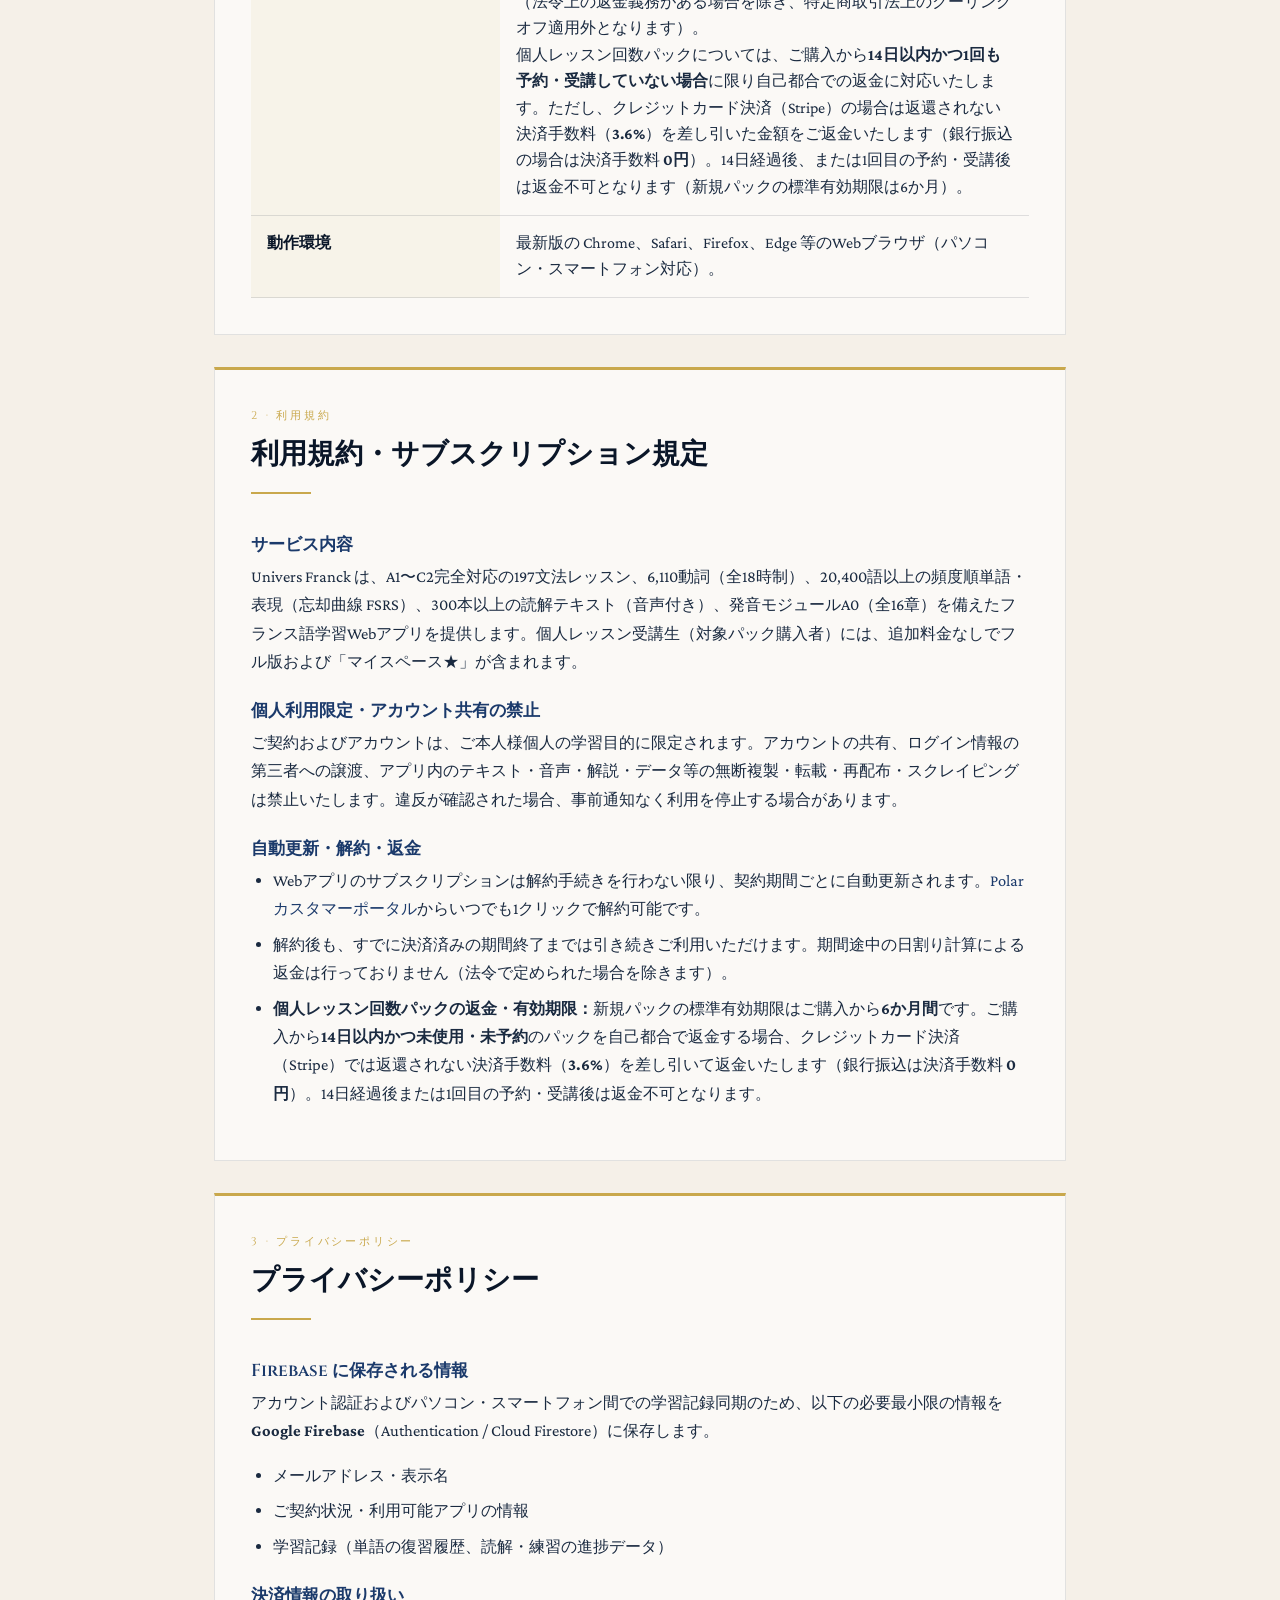
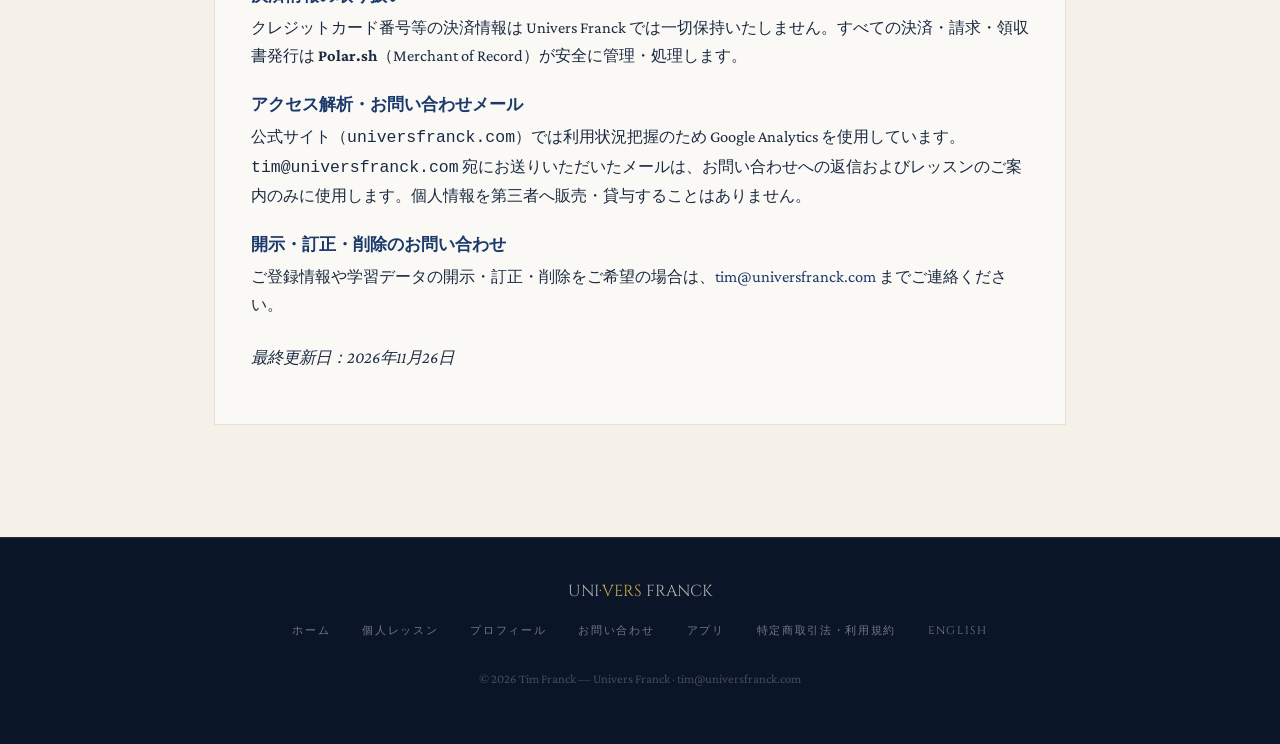
<file: jp/legal.html>
<!DOCTYPE html>
<!-- © 2026 Tim Franck — Univers Franck. All rights reserved. -->
<html lang="ja">
<head>
  <meta charset="UTF-8" />
  <meta name="viewport" content="width=device-width, initial-scale=1.0" />
  <meta name="author" content="Tim Franck — Univers Franck" />
  <title>特定商取引法に基づく表記・利用規約・プライバシー | Univers Franck</title>
  <meta name="description" content="Univers Franck の特定商取引法に基づく表記、利用規約、およびプライバシーポリシー。" />
  <link rel="icon" type="image/png" href="../assets/favicon.png" />
  <link rel="stylesheet" href="../css/style.css" />
    <!-- Google tag (gtag.js) -->
    <script async src="https://www.googletagmanager.com/gtag/js?id=G-PJ26LV091V"></script>
    <script>
      window.dataLayer = window.dataLayer || [];
      function gtag(){dataLayer.push(arguments);}
      gtag('js', new Date());

      gtag('config', 'G-PJ26LV091V');
    </script>
</head>
<body>

  <!-- ═══════════════════════════════ HEADER ═══════════════════════════════ -->
  <header>
    <div class="nav-inner">
      <a href="index.html" class="logo">
        <div><span class="logo-uni">UNI</span><span class="logo-vers">·VERS</span> <span class="logo-franck">FRANCK</span></div>
        <div class="logo-tagline">unis vers la liberté</div>
      </a>
      <button class="nav-toggle" id="navToggle" aria-label="メニュー">
        <span></span><span></span><span></span>
      </button>
      <nav>
        <ul id="navMenu">
          <li><a href="index.html">ホーム</a></li>
          <li><a href="index.html#coaching">個人レッスン</a></li>
          <li><a href="about.html">プロフィール</a></li>
          <li><a href="contact.html">お問い合わせ</a></li>
          <li><a href="https://univers-franck.web.app/?lang=ja" class="nav-app-btn" target="_blank" rel="noopener">アプリ</a></li>
          <li><a href="../legal.html" class="lang-switch">English</a></li>
        </ul>
      </nav>
    </div>
  </header>

  <!-- ═══════════════════════════════ PAGE HERO ════════════════════════════ -->
  <section class="page-hero">
    <div class="container">
      <span class="section-label">法務情報</span>
      <h1>特定商取引法に基づく表記・利用規約</h1>
      <p>Univers Franck を安心してご利用いただくための法務情報およびプライバシーポリシーです。</p>
    </div>
  </section>

  <!-- ═══════════════════════════════ LEGAL CONTENT ════════════════════════ -->
  <section class="legal-content">
    <div class="container">

      <nav class="legal-toc" aria-label="法務セクション">
        <a href="#tokushoho">特定商取引法に基づく表記</a>
        <a href="#terms">利用規約</a>
        <a href="#privacy">プライバシーポリシー</a>
        <a href="../legal.html">English Legal Page</a>
      </nav>

      <!-- 1. Tokushoho -->
      <article class="legal-block" id="tokushoho">
        <span class="section-label">1 · 特定商取引法</span>
        <h2>特定商取引法に基づく表記</h2>
        <div class="section-divider"></div>
        <table class="legal-table">
          <tbody>
            <tr>
              <th>販売事業者・屋号</th>
              <td>Timothy GBOY（屋号：Univers Franck / Tim Franck）</td>
            </tr>
            <tr>
              <th>運営統括責任者</th>
              <td>Timothy GBOY</td>
            </tr>
            <tr>
              <th>所在地・電話番号</th>
              <td>所在地および電話番号については、請求があり次第遅滞なく電子メールにて開示いたします。</td>
            </tr>
            <tr>
              <th>お問い合わせ先</th>
              <td><a href="mailto:tim@universfranck.com">tim@universfranck.com</a>（通常48時間以内にご返信いたします）</td>
            </tr>
            <tr>
              <th>決済・請求主体（Merchant of Record）</th>
              <td>Webアプリ（Univers Franck）の決済・請求・税務処理は <strong>Polar.sh</strong>（Merchant of Record）により運営・処理されます。個人レッスンは別途ご案内（銀行振込等）によりお支払いいただきます。</td>
            </tr>
            <tr>
              <th>販売価格</th>
              <td>Webアプリ 月額プラン：780円 / 月 · 年額プラン：6,800円 / 年（USD建て：$6.99 / 月 · $59 / 年）。税込価格は決済ページに表示されます。</td>
            </tr>
            <tr>
              <th>商品代金以外の必要料金</th>
              <td>インターネット接続料金、通信料金等はお客様のご負担となります。</td>
            </tr>
            <tr>
              <th>お支払い方法・お支払い時期</th>
              <td>Polar.sh が対応するクレジットカード等の決済手段。初回申込時に決済され、以降は選択されたプラン（月額・年額）に応じて自動更新されます。</td>
            </tr>
            <tr>
              <th>商品の引渡時期</th>
              <td>決済完了後、ただちに（通常数秒〜1分以内に）Webアプリの全機能へアクセス可能となります。</td>
            </tr>
            <tr>
              <th>解約方法</th>
              <td><a href="https://polar.sh/univers-franck/portal" target="_blank" rel="noopener noreferrer">Polar カスタマーポータル</a>より、いつでも1クリックで解約できます。解約は次回更新日から適用され、お支払い済みの契約期間終了までは引き続きご利用いただけます。</td>
            </tr>
            <tr>
              <th>返品・キャンセル・クーリングオフについて</th>
              <td>Webアプリ（サブスクリプション）はデジタルコンテンツの性質上、決済完了後の返品・返金および日割り返金はお受けしておりません（法令上の返金義務がある場合を除き、特定商取引法上のクーリングオフ適用外となります）。<br>個人レッスン回数パックについては、ご購入から<strong>14日以内かつ1回も予約・受講していない場合</strong>に限り自己都合での返金に対応いたします。ただし、クレジットカード決済（Stripe）の場合は返還されない決済手数料（<strong>3.6%</strong>）を差し引いた金額をご返金いたします（銀行振込の場合は決済手数料 <strong>0円</strong>）。14日経過後、または1回目の予約・受講後は返金不可となります（新規パックの標準有効期限は6か月）。</td>
            </tr>
            <tr>
              <th>動作環境</th>
              <td>最新版の Chrome、Safari、Firefox、Edge 等のWebブラウザ（パソコン・スマートフォン対応）。</td>
            </tr>
          </tbody>
        </table>
      </article>

      <!-- 2. Terms -->
      <article class="legal-block" id="terms">
        <span class="section-label">2 · 利用規約</span>
        <h2>利用規約・サブスクリプション規定</h2>
        <div class="section-divider"></div>

        <h3>サービス内容</h3>
        <p>Univers Franck は、A1〜C2完全対応の197文法レッスン、6,110動詞（全18時制）、20,400語以上の頻度順単語・表現（忘却曲線 FSRS）、300本以上の読解テキスト（音声付き）、発音モジュールA0（全16章）を備えたフランス語学習Webアプリを提供します。個人レッスン受講生（対象パック購入者）には、追加料金なしでフル版および「マイスペース★」が含まれます。</p>

        <h3>個人利用限定・アカウント共有の禁止</h3>
        <p>ご契約およびアカウントは、ご本人様個人の学習目的に限定されます。アカウントの共有、ログイン情報の第三者への譲渡、アプリ内のテキスト・音声・解説・データ等の無断複製・転載・再配布・スクレイピングは禁止いたします。違反が確認された場合、事前通知なく利用を停止する場合があります。</p>

        <h3>自動更新・解約・返金</h3>
        <ul>
          <li>Webアプリのサブスクリプションは解約手続きを行わない限り、契約期間ごとに自動更新されます。<a href="https://polar.sh/univers-franck/portal" target="_blank" rel="noopener noreferrer">Polar カスタマーポータル</a>からいつでも1クリックで解約可能です。</li>
          <li>解約後も、すでに決済済みの期間終了までは引き続きご利用いただけます。期間途中の日割り計算による返金は行っておりません（法令で定められた場合を除きます）。</li>
          <li><strong>個人レッスン回数パックの返金・有効期限：</strong>新規パックの標準有効期限はご購入から<strong>6か月間</strong>です。ご購入から<strong>14日以内かつ未使用・未予約</strong>のパックを自己都合で返金する場合、クレジットカード決済（Stripe）では返還されない決済手数料（<strong>3.6%</strong>）を差し引いて返金いたします（銀行振込は決済手数料 <strong>0円</strong>）。14日経過後または1回目の予約・受講後は返金不可となります。</li>
        </ul>
      </article>

      <!-- 3. Privacy -->
      <article class="legal-block" id="privacy">
        <span class="section-label">3 · プライバシーポリシー</span>
        <h2>プライバシーポリシー</h2>
        <div class="section-divider"></div>

        <h3>Firebase に保存される情報</h3>
        <p>アカウント認証およびパソコン・スマートフォン間での学習記録同期のため、以下の必要最小限の情報を <strong>Google Firebase</strong>（Authentication / Cloud Firestore）に保存します。</p>
        <ul>
          <li>メールアドレス・表示名</li>
          <li>ご契約状況・利用可能アプリの情報</li>
          <li>学習記録（単語の復習履歴、読解・練習の進捗データ）</li>
        </ul>

        <h3>決済情報の取り扱い</h3>
        <p>クレジットカード番号等の決済情報は Univers Franck では一切保持いたしません。すべての決済・請求・領収書発行は <strong>Polar.sh</strong>（Merchant of Record）が安全に管理・処理します。</p>

        <h3>アクセス解析・お問い合わせメール</h3>
        <p>公式サイト（<code>universfranck.com</code>）では利用状況把握のため Google Analytics を使用しています。<code>tim@universfranck.com</code> 宛にお送りいただいたメールは、お問い合わせへの返信およびレッスンのご案内のみに使用します。個人情報を第三者へ販売・貸与することはありません。</p>

        <h3>開示・訂正・削除のお問い合わせ</h3>
        <p>ご登録情報や学習データの開示・訂正・削除をご希望の場合は、<a href="mailto:tim@universfranck.com">tim@universfranck.com</a> までご連絡ください。</p>

        <p class="legal-updated">最終更新日：2026年11月26日</p>
      </article>

    </div>
  </section>

  <!-- ═══════════════════════════════ FOOTER ═══════════════════════════════ -->
  <footer>
    <div class="container">
      <div class="footer-logo">
        <span style="color:rgba(245,240,232,0.7)">UNI</span><span style="color:var(--gold)">·VERS</span> <span style="color:rgba(245,240,232,0.7)">FRANCK</span>
      </div>
      <ul class="footer-links">
        <li><a href="index.html">ホーム</a></li>
        <li><a href="index.html#coaching">個人レッスン</a></li>
        <li><a href="about.html">プロフィール</a></li>
        <li><a href="contact.html">お問い合わせ</a></li>
        <li><a href="https://univers-franck.web.app/?lang=ja" target="_blank" rel="noopener">アプリ</a></li>
        <li><a href="legal.html">特定商取引法・利用規約</a></li>
        <li><a href="../legal.html">English</a></li>
      </ul>
      <p class="footer-copy">© 2026 Tim Franck — Univers Franck · tim@universfranck.com</p>
    </div>
  </footer>

  <script src="../js/main.js"></script>
</body>
</html>
</file>
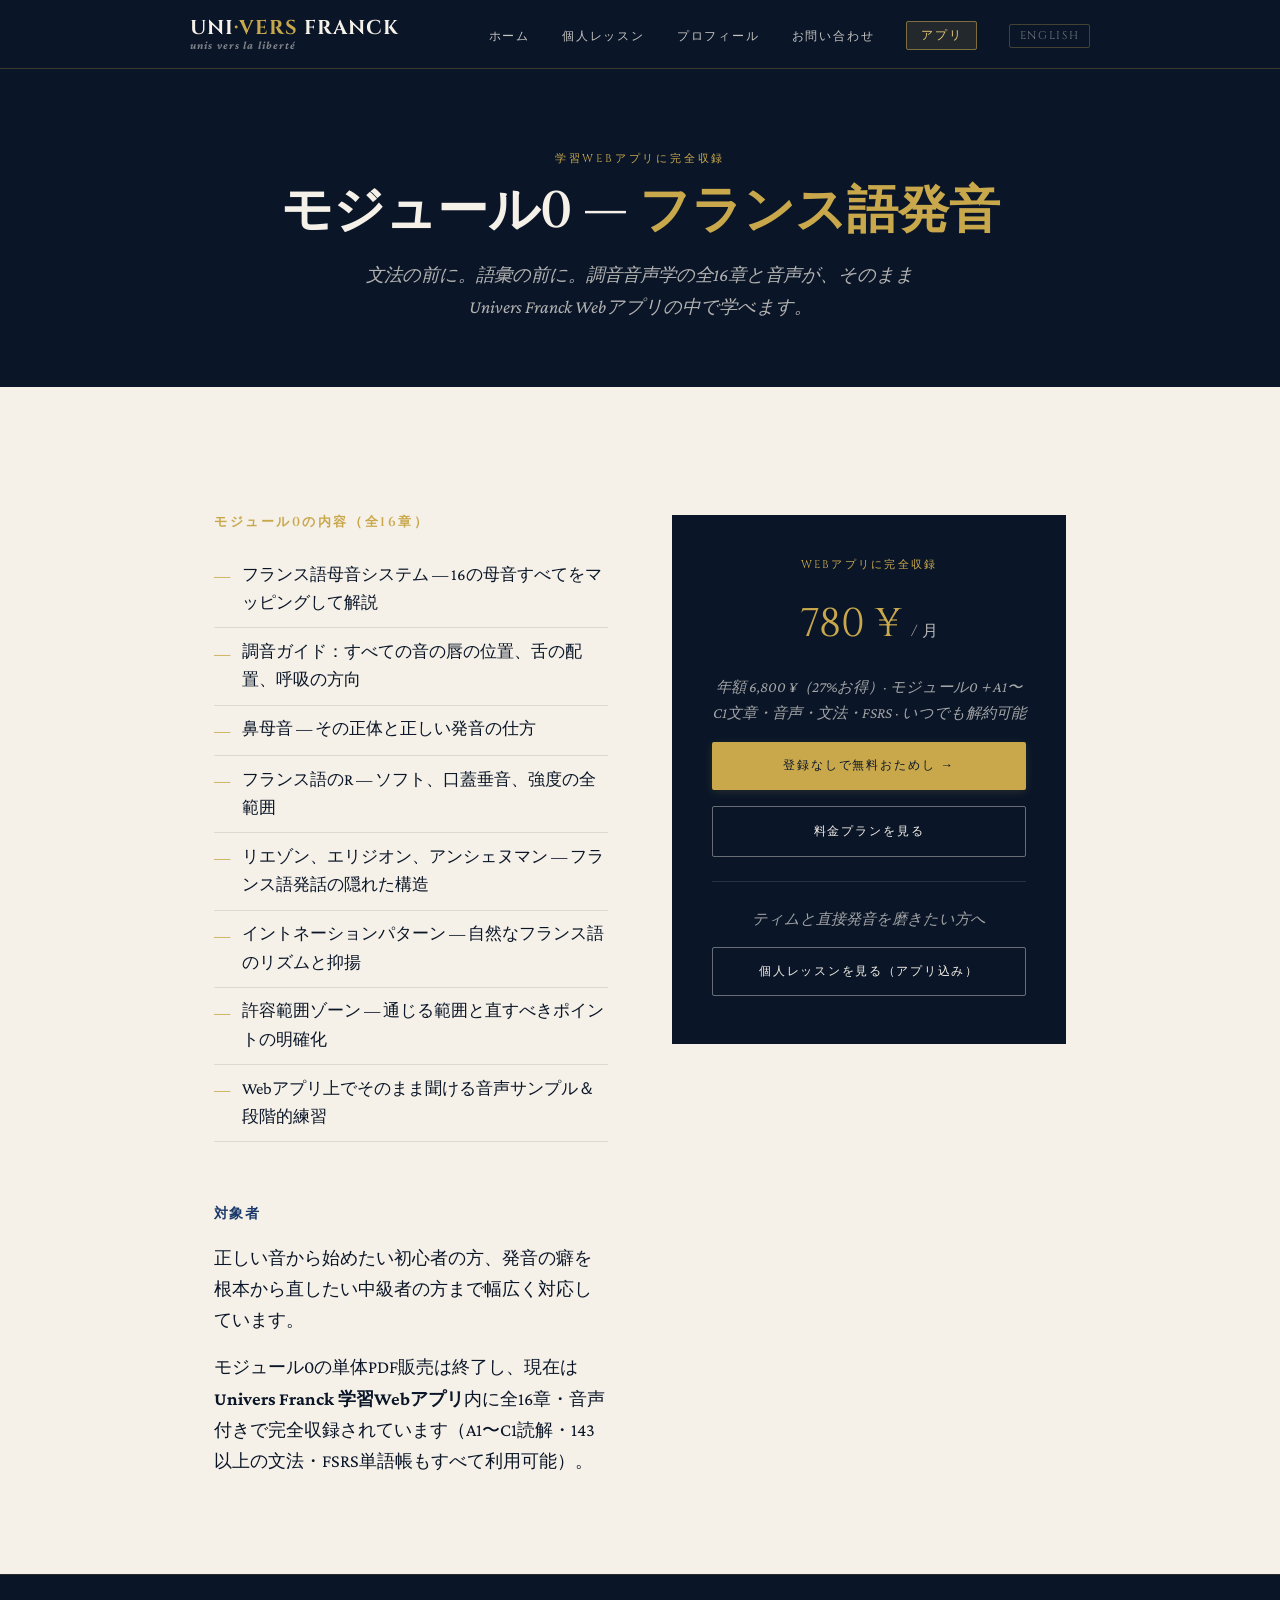
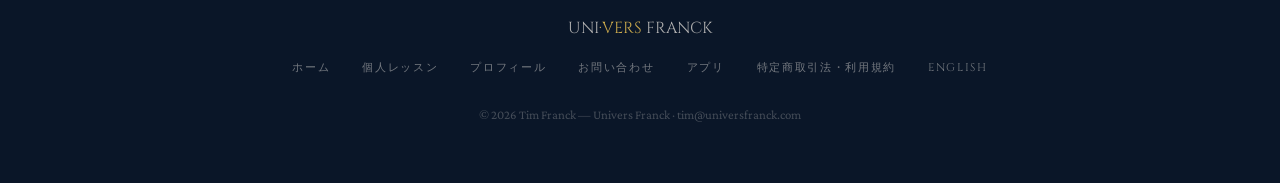
<file: jp/module0.html>
<!DOCTYPE html>
<!-- © 2026 Tim Franck — Univers Franck. All rights reserved. -->
<html lang="ja">
<head>
  <meta charset="UTF-8" />
  <meta name="viewport" content="width=device-width, initial-scale=1.0" />
  <meta name="author" content="Tim Franck — Univers Franck" />
  <title>モジュール0 — フランス語発音（Webアプリ完全収録）| Univers Franck</title>
  <meta name="description" content="調音音声学にもとづくフランス語発音モジュール0（全16章・音声付き）は、Univers Franck 学習Webアプリに完全収録されています。" />
  <link rel="icon" type="image/png" href="../assets/favicon.png" />
  <link rel="stylesheet" href="../css/style.css" />
  <!-- Google tag (gtag.js) -->
  <script async src="https://www.googletagmanager.com/gtag/js?id=G-PJ26LV091V"></script>
  <script>
    window.dataLayer = window.dataLayer || [];
    function gtag(){dataLayer.push(arguments);}
    gtag('js', new Date());
    gtag('config', 'G-PJ26LV091V');
  </script>
</head>
<body>

  <!-- ═══════════════════════════════ HEADER ═══════════════════════════════ -->
  <header>
    <div class="nav-inner">
      <a href="index.html" class="logo">
        <div><span class="logo-uni">UNI</span><span class="logo-vers">·VERS</span> <span class="logo-franck">FRANCK</span></div>
        <div class="logo-tagline">unis vers la liberté</div>
      </a>
      <button class="nav-toggle" id="navToggle" aria-label="メニュー">
        <span></span><span></span><span></span>
      </button>
      <nav>
        <ul id="navMenu">
          <li><a href="index.html">ホーム</a></li>
          <li><a href="index.html#coaching">個人レッスン</a></li>
          <li><a href="about.html">プロフィール</a></li>
          <li><a href="contact.html">お問い合わせ</a></li>
          <li><a href="https://univers-franck.web.app/?lang=ja" class="nav-app-btn" target="_blank" rel="noopener">アプリ</a></li>
          <li><a href="../module0.html" class="lang-switch">English</a></li>
        </ul>
      </nav>
    </div>
  </header>

  <!-- ═══════════════════════════════ MODULE HERO ═══════════════════════════ -->
  <section class="module-hero">
    <div class="container">
      <span class="section-label">学習Webアプリに完全収録</span>
      <h1>モジュール0 — <em>フランス語発音</em></h1>
      <p>文法の前に。語彙の前に。調音音声学の全16章と音声が、そのまま Univers Franck Webアプリの中で学べます。</p>
    </div>
  </section>

  <!-- ═══════════════════════════════ MODULE CONTENT ════════════════════════ -->
  <section class="module-content">
    <div class="container">
      <div class="module-grid">

        <!-- LEFT: what's inside -->
        <div class="module-includes">
          <h3>モジュール0の内容（全16章）</h3>

          <ul>
            <li>フランス語母音システム — 16の母音すべてをマッピングして解説</li>
            <li>調音ガイド：すべての音の唇の位置、舌の配置、呼吸の方向</li>
            <li>鼻母音 — その正体と正しい発音の仕方</li>
            <li>フランス語のR — ソフト、口蓋垂音、強度の全範囲</li>
            <li>リエゾン、エリジオン、アンシェヌマン — フランス語発話の隠れた構造</li>
            <li>イントネーションパターン — 自然なフランス語のリズムと抑揚</li>
            <li>許容範囲ゾーン — 通じる範囲と直すべきポイントの明確化</li>
            <li>Webアプリ上でそのまま聞ける音声サンプル＆段階的練習</li>
          </ul>

          <br>

          <h3 style="margin-top: 2rem; color: var(--france-blue); font-size: 0.85rem; letter-spacing: 0.1em; text-transform: uppercase;">対象者</h3>
          <p style="margin-top: 0.75rem;">正しい音から始めたい初心者の方、発音の癖を根本から直したい中級者の方まで幅広く対応しています。</p>
          <p>モジュール0の単体PDF販売は終了し、現在は <strong>Univers Franck 学習Webアプリ</strong>内に全16章・音声付きで完全収録されています（A1〜C1読解・143以上の文法・FSRS単語帳もすべて利用可能）。</p>
        </div>

        <!-- RIGHT: CTA box -->
        <div>
          <div class="module-cta-box">
            <div style="font-family: var(--font-title); font-size: 0.7rem; letter-spacing: 0.2em; text-transform: uppercase; color: var(--gold);">Webアプリに完全収録</div>
            <span class="price">780 ¥ <span style="font-size: 1rem; color: rgba(245,240,232,0.75);">/ 月</span></span>
            <p>年額 6,800 ¥（27%お得）· モジュール0＋A1〜C1文章・音声・文法・FSRS · いつでも解約可能</p>

            <a href="https://univers-franck.web.app/decouverte.html?lang=ja" class="btn btn-primary" target="_blank" rel="noopener">
              登録なしで無料おためし →
            </a>
            <a href="https://univers-franck.web.app/?lang=ja#offre" class="btn btn-secondary" target="_blank" rel="noopener">
              料金プランを見る
            </a>

            <div style="margin: 1.5rem 0; border-top: 1px solid rgba(245,240,232,0.12);"></div>

            <p style="margin-bottom: 0.75rem;">ティムと直接発音を磨きたい方へ</p>
            <a href="index.html#coaching" class="btn btn-secondary" style="font-size: 0.72rem;">
              個人レッスンを見る（アプリ込み）
            </a>
          </div>
        </div>

      </div>
    </div>
  </section>

  <!-- ═══════════════════════════════ FOOTER ═══════════════════════════════ -->
  <footer>
    <div class="container">
      <div class="footer-logo">
        <span style="color:rgba(245,240,232,0.7)">UNI</span><span style="color:var(--gold)">·VERS</span> <span style="color:rgba(245,240,232,0.7)">FRANCK</span>
      </div>
      <ul class="footer-links">
        <li><a href="index.html">ホーム</a></li>
        <li><a href="index.html#coaching">個人レッスン</a></li>
        <li><a href="about.html">プロフィール</a></li>
        <li><a href="contact.html">お問い合わせ</a></li>
        <li><a href="https://univers-franck.web.app/?lang=ja" target="_blank" rel="noopener">アプリ</a></li>
        <li><a href="legal.html">特定商取引法・利用規約</a></li>
        <li><a href="../module0.html">English</a></li>
      </ul>
      <p class="footer-copy">© 2026 Tim Franck — Univers Franck · tim@universfranck.com</p>
    </div>
  </footer>

  <script src="../js/main.js"></script>
</body>
</html>
</file>
<file: css/style.css>
/* ============================================================
   UNIVERS FRANCK — style.css
   Charte graphique non négociable
   ============================================================ */

@import url('https://fonts.googleapis.com/css2?family=Cinzel:wght@400;600;700&family=Crimson+Pro:ital,wght@0,300;0,400;0,600;1,300;1,400&display=swap');

/* ── Variables ─────────────────────────────────────────────── */
:root {
  --parchment:   #F5F0E8;
  --navy:        #0A1628;
  --gold:        #C9A84C;
  --france-blue: #1B3A6B;
  --gold-light:  #E8C97A;
  --navy-soft:   #1a2a40;

  --font-title: 'Cinzel', Georgia, serif;
  --font-body:  'Crimson Pro', Georgia, serif;

  --max-width: 900px;
  --section-pad: 5rem 1.5rem;
}

/* ── Reset ──────────────────────────────────────────────────── */
*, *::before, *::after { box-sizing: border-box; margin: 0; padding: 0; }

html { scroll-behavior: smooth; }

body {
  background-color: var(--parchment);
  color: var(--navy);
  font-family: var(--font-body);
  font-size: 1.15rem;
  line-height: 1.7;
}

img { max-width: 100%; display: block; }
a { color: var(--france-blue); text-decoration: none; }
a:hover { color: var(--gold); }

/* ── Typography ─────────────────────────────────────────────── */
h1, h2, h3, h4 {
  font-family: var(--font-title);
  font-weight: 600;
  line-height: 1.25;
  color: var(--navy);
}

h1 { font-size: clamp(2rem, 5vw, 3.2rem); }
h2 { font-size: clamp(1.5rem, 3.5vw, 2.2rem); margin-bottom: 1rem; }
h3 { font-size: clamp(1.1rem, 2.5vw, 1.5rem); margin-bottom: 0.5rem; }

p { margin-bottom: 1rem; }

.gold { color: var(--gold); }
.section-label {
  font-family: var(--font-title);
  font-size: 0.7rem;
  letter-spacing: 0.25em;
  text-transform: uppercase;
  color: var(--gold);
  display: block;
  margin-bottom: 0.75rem;
}

/* ── Layout ─────────────────────────────────────────────────── */
.container {
  max-width: var(--max-width);
  margin: 0 auto;
  padding: 0 1.5rem;
}

section { padding: var(--section-pad); }

.section-divider {
  width: 60px;
  height: 2px;
  background: var(--gold);
  margin: 1.25rem 0 2.5rem;
}

/* ── HEADER / NAV ───────────────────────────────────────────── */
header {
  background: var(--navy);
  padding: 1.1rem 1.5rem;
  position: sticky;
  top: 0;
  z-index: 100;
  border-bottom: 1px solid rgba(201,168,76,0.25);
}

.nav-inner {
  max-width: var(--max-width);
  margin: 0 auto;
  display: flex;
  align-items: center;
  justify-content: space-between;
}

/* Logo */
.logo {
  font-family: var(--font-title);
  font-size: 1.25rem;
  font-weight: 700;
  letter-spacing: 0.05em;
  line-height: 1;
  text-decoration: none;
}
.logo-uni   { color: var(--parchment); }
.logo-vers  { color: var(--gold); }
.logo-franck{ color: var(--parchment); }

.logo-tagline {
  font-family: var(--font-body);
  font-style: italic;
  font-size: 0.7rem;
  color: rgba(245,240,232,0.5);
  letter-spacing: 0.1em;
  margin-top: 2px;
}

/* Nav links */
nav ul {
  list-style: none;
  display: flex;
  gap: 2rem;
  align-items: center;
}

nav a {
  font-family: var(--font-title);
  font-size: 0.75rem;
  letter-spacing: 0.15em;
  text-transform: uppercase;
  color: rgba(245,240,232,0.8);
  transition: color 0.2s;
}
nav a:hover, nav a.active { color: var(--gold); }

.lang-switch {
  font-family: var(--font-title);
  font-size: 0.7rem;
  letter-spacing: 0.15em;
  color: rgba(245,240,232,0.45);
  border: 1px solid rgba(201,168,76,0.3);
  padding: 0.2rem 0.6rem;
  border-radius: 2px;
  transition: all 0.2s;
}
.lang-switch:hover {
  color: var(--gold);
  border-color: var(--gold);
}

.nav-app-btn {
  color: var(--gold-light) !important;
  border: 1px solid rgba(201,168,76,0.55);
  background: rgba(201,168,76,0.12);
  padding: 0.32rem 0.85rem;
  border-radius: 2px;
  transition: all 0.2s;
}
.nav-app-btn:hover {
  background: var(--gold);
  color: var(--navy) !important;
  border-color: var(--gold);
}

/* Hamburger (mobile) */
.nav-toggle {
  display: none;
  flex-direction: column;
  gap: 5px;
  cursor: pointer;
  background: none;
  border: none;
  padding: 4px;
}
.nav-toggle span {
  display: block;
  width: 24px;
  height: 2px;
  background: var(--parchment);
  transition: all 0.3s;
}

/* ── HERO ────────────────────────────────────────────────────── */
.hero {
  background: var(--navy);
  padding: 6rem 1.5rem 5rem;
  text-align: center;
  position: relative;
  overflow: hidden;
}

.hero::before {
  content: '';
  position: absolute;
  inset: 0;
  background: radial-gradient(ellipse at 50% 100%, rgba(201,168,76,0.08) 0%, transparent 70%);
  pointer-events: none;
}

.hero h1 {
  color: var(--parchment);
  max-width: 700px;
  margin: 0 auto 1.25rem;
}

.hero h1 em {
  font-style: normal;
  color: var(--gold);
}

.hero-sub {
  color: rgba(245,240,232,0.72);
  font-size: 1.2rem;
  max-width: 560px;
  margin: 0 auto 2.5rem;
  font-style: italic;
}

.hero-cta-group {
  display: flex;
  gap: 1rem;
  justify-content: center;
  flex-wrap: wrap;
}

/* ── BUTTONS ─────────────────────────────────────────────────── */
.btn {
  display: inline-block;
  font-family: var(--font-title);
  font-size: 0.78rem;
  letter-spacing: 0.15em;
  text-transform: uppercase;
  padding: 0.85rem 2rem;
  border-radius: 2px;
  transition: all 0.2s;
  cursor: pointer;
  border: none;
  text-decoration: none;
}

.btn-primary {
  background: var(--gold);
  color: var(--navy);
  box-shadow: 0 2px 8px rgba(201,168,76,0.15);
}
.btn-primary:hover {
  background: var(--gold-light);
  color: var(--navy);
  transform: translateY(-2px);
  box-shadow: 0 8px 20px rgba(201,168,76,0.35);
}

.btn-secondary {
  background: transparent;
  color: var(--parchment);
  border: 1px solid rgba(245,240,232,0.4);
}
.btn-secondary:hover {
  border-color: var(--gold);
  color: var(--gold);
  transform: translateY(-2px);
}

.btn-outline {
  background: transparent;
  color: var(--navy);
  border: 1px solid var(--navy);
}
.btn-outline:hover {
  background: var(--navy);
  color: var(--parchment);
}

/* ── PITCH SECTION ───────────────────────────────────────────── */
.pitch {
  background: var(--parchment);
  text-align: center;
}

.pitch-grid {
  display: grid;
  grid-template-columns: repeat(auto-fit, minmax(220px, 1fr));
  gap: 2.5rem;
  margin-top: 3rem;
}

.pitch-card {
  text-align: left;
  padding: 2rem;
  border-left: 2px solid var(--gold);
  background: rgba(255,255,255,0.5);
}

.pitch-card h3 {
  font-size: 1rem;
  margin-bottom: 0.5rem;
}

.pitch-card p {
  font-size: 1rem;
  color: var(--navy-soft);
  margin: 0;
}

/* ── TESTIMONIALS ────────────────────────────────────────────── */
.testimonials {
  background: var(--france-blue);
  color: var(--parchment);
}

.testimonials h2 {
  color: var(--parchment);
  text-align: center;
}

.testimonials .section-divider {
  margin-left: auto;
  margin-right: auto;
}

.testimonials-grid {
  display: grid;
  grid-template-columns: repeat(auto-fit, minmax(260px, 1fr));
  gap: 2rem;
  margin-top: 3rem;
}

.testimonial-card {
  background: rgba(10,22,40,0.35);
  border: 1px solid rgba(201,168,76,0.2);
  padding: 2rem;
  position: relative;
}

.testimonial-card::before {
  content: '"';
  font-family: var(--font-title);
  font-size: 4rem;
  color: var(--gold);
  opacity: 0.3;
  position: absolute;
  top: 0.5rem;
  left: 1.5rem;
  line-height: 1;
}

.testimonial-text {
  font-style: italic;
  font-size: 1.05rem;
  line-height: 1.7;
  margin-bottom: 1.25rem;
  color: rgba(245,240,232,0.9);
}

.testimonial-author {
  font-family: var(--font-title);
  font-size: 0.75rem;
  letter-spacing: 0.15em;
  text-transform: uppercase;
  color: var(--gold);
}

.testimonial-result {
  font-size: 0.85rem;
  color: rgba(245,240,232,0.55);
  margin-top: 0.25rem;
}

/* ── EMAIL CAPTURE ───────────────────────────────────────────── */
.email-capture {
  background: var(--parchment);
  text-align: center;
  border-top: 1px solid rgba(10,22,40,0.1);
}

.email-capture h2 { margin-bottom: 0.5rem; }

.email-capture p {
  color: var(--navy-soft);
  max-width: 480px;
  margin: 0 auto 2rem;
  font-style: italic;
}

.brevo-form-wrapper {
  max-width: 480px;
  margin: 0 auto;
}

/* Brevo override styles */
.brevo-form-wrapper input[type="email"] {
  width: 100%;
  padding: 0.85rem 1.25rem;
  border: 1px solid rgba(10,22,40,0.25);
  background: white;
  font-family: var(--font-body);
  font-size: 1rem;
  color: var(--navy);
  margin-bottom: 0.75rem;
  border-radius: 2px;
}

.brevo-form-wrapper input[type="submit"] {
  width: 100%;
  padding: 0.85rem 2rem;
  background: var(--gold);
  color: var(--navy);
  font-family: var(--font-title);
  font-size: 0.78rem;
  letter-spacing: 0.15em;
  text-transform: uppercase;
  border: none;
  cursor: pointer;
  border-radius: 2px;
  transition: all 0.2s;
}

.brevo-form-wrapper input[type="submit"]:hover {
  background: var(--gold-light);
  transform: translateY(-1px);
}

.email-fine-print {
  font-size: 0.8rem;
  color: rgba(10,22,40,0.4);
  margin-top: 1rem;
  font-style: italic;
}

/* ── MODULE 0 PAGE ───────────────────────────────────────────── */
.module-hero {
  background: var(--navy);
  padding: 5rem 1.5rem 4rem;
  text-align: center;
}

.module-hero h1 { color: var(--parchment); }
.module-hero h1 em { font-style: normal; color: var(--gold); }
.module-hero p {
  color: rgba(245,240,232,0.72);
  max-width: 560px;
  margin: 1rem auto 0;
  font-style: italic;
}

.module-content { background: var(--parchment); }

.module-grid {
  display: grid;
  grid-template-columns: 1fr 1fr;
  gap: 4rem;
  align-items: start;
  margin-top: 3rem;
}

.module-includes h3 {
  margin-bottom: 1.25rem;
  font-size: 0.8rem;
  letter-spacing: 0.2em;
  text-transform: uppercase;
  color: var(--gold);
  font-family: var(--font-title);
}

.module-includes ul {
  list-style: none;
}

.module-includes li {
  padding: 0.6rem 0;
  border-bottom: 1px solid rgba(10,22,40,0.1);
  display: flex;
  align-items: flex-start;
  gap: 0.75rem;
  font-size: 1.05rem;
}

.module-includes li::before {
  content: '—';
  color: var(--gold);
  flex-shrink: 0;
  margin-top: 0.1em;
}

.module-cta-box {
  background: var(--navy);
  color: var(--parchment);
  padding: 2.5rem;
  text-align: center;
  position: sticky;
  top: 100px;
}

.module-cta-box .price {
  font-family: var(--font-title);
  font-size: 2.5rem;
  color: var(--gold);
  display: block;
  margin: 1rem 0;
}

.module-cta-box p {
  font-size: 0.95rem;
  color: rgba(245,240,232,0.65);
  font-style: italic;
}

.module-cta-box .btn {
  width: 100%;
  margin: 1rem 0 0.5rem;
  display: block;
  text-align: center;
}

.free-sample {
  background: rgba(201,168,76,0.08);
  border: 1px solid rgba(201,168,76,0.25);
  padding: 1.5rem;
  margin-top: 1rem;
  text-align: center;
}

.free-sample p {
  font-size: 0.9rem;
  margin-bottom: 0.75rem;
  color: rgba(245,240,232,0.65);
}

/* ── FREE SAMPLE PREVIEW ─────────────────────────────────────── */
.free-sample-preview {
  text-align: left;
  border: 1px solid rgba(245, 240, 232, 0.15);
}

/* Landing page layout (inside .email-capture on parchment bg) */
.email-capture .free-sample-preview {
  background: var(--navy);
  padding: 1.5rem;
  border-radius: 8px;
  margin: 2rem auto;
  max-width: 600px;
}

.email-capture .free-sample-preview h3 {
  color: var(--gold);
  font-size: 1.1rem;
  margin-top: 0;
  margin-bottom: 1rem;
  border-bottom: 1px solid rgba(245, 240, 232, 0.1);
  padding-bottom: 0.5rem;
}

.email-capture .free-sample-preview ul {
  padding-left: 1.2rem;
  margin-bottom: 1rem;
  color: rgba(245, 240, 232, 0.95); /* Extremely high contrast on navy */
  font-size: 0.95rem;
  line-height: 1.6;
}

/* Module page layout (inside .module-cta-box on navy bg) */
.module-cta-box .free-sample-preview {
  background: rgba(255, 255, 255, 0.03);
  padding: 1.25rem;
  border-radius: 6px;
  margin: 1.5rem 0;
  font-size: 0.85rem;
  border-color: rgba(245, 240, 232, 0.1);
}

.module-cta-box .free-sample-preview strong {
  color: var(--gold);
  display: block;
  margin-bottom: 0.75rem;
  font-size: 0.95rem;
}

.module-cta-box .free-sample-preview ul {
  padding-left: 1.2rem;
  margin-bottom: 1rem;
  color: rgba(245, 240, 232, 0.95); /* Changed from dark --navy-soft to light cream */
  line-height: 1.5;
}

/* Privacy note styling */
.free-sample-preview .privacy-note {
  font-size: 0.85rem;
  color: var(--gold);
  margin-bottom: 0;
  display: flex;
  align-items: center;
  gap: 0.5rem;
}

.module-cta-box .free-sample-preview .privacy-note {
  font-size: 0.75rem;
  align-items: flex-start;
  gap: 0.4rem;
  line-height: 1.4;
}

/* ── ABOUT PAGE ──────────────────────────────────────────────── */
.about-content {
  background: var(--parchment);
}

.about-grid {
  display: grid;
  grid-template-columns: 1fr 2fr;
  gap: 4rem;
  align-items: start;
  margin-top: 3rem;
}

.about-aside {
  position: sticky;
  top: 100px;
}

.about-name {
  font-family: var(--font-title);
  font-size: 1.5rem;
  color: var(--navy);
  margin-bottom: 0.25rem;
}

.about-role {
  font-style: italic;
  color: var(--gold);
  font-size: 1rem;
  margin-bottom: 1.5rem;
}

.about-stat {
  border-top: 1px solid rgba(10,22,40,0.1);
  padding: 0.75rem 0;
  display: flex;
  justify-content: space-between;
  align-items: baseline;
}

.about-stat-label {
  font-size: 0.8rem;
  letter-spacing: 0.1em;
  text-transform: uppercase;
  color: rgba(10,22,40,0.5);
  font-family: var(--font-title);
}

.about-stat-value {
  font-family: var(--font-title);
  font-size: 1.1rem;
  color: var(--navy);
}

.about-body h3 {
  margin-top: 2rem;
  margin-bottom: 0.75rem;
  color: var(--france-blue);
}

.about-body h3:first-child { margin-top: 0; }

.vision-quote {
  border-left: 3px solid var(--gold);
  padding: 1rem 1.5rem;
  margin: 2rem 0;
  font-style: italic;
  font-size: 1.2rem;
  color: var(--france-blue);
}

/* ── CONTACT PAGE ────────────────────────────────────────────── */
.contact-content {
  background: var(--parchment);
  text-align: center;
}

.contact-card {
  max-width: 480px;
  margin: 3rem auto 0;
  background: var(--navy);
  color: var(--parchment);
  padding: 3rem 2.5rem;
  text-align: center;
}

.contact-card h3 {
  color: var(--gold);
  margin-bottom: 0.5rem;
}

.contact-card a {
  color: var(--parchment);
  font-size: 1.1rem;
  border-bottom: 1px solid rgba(201,168,76,0.4);
  padding-bottom: 2px;
  transition: color 0.2s, border-color 0.2s;
}

.contact-card a:hover {
  color: var(--gold);
  border-color: var(--gold);
}

.contact-note {
  margin-top: 1.5rem;
  font-size: 0.9rem;
  color: rgba(245,240,232,0.5);
  font-style: italic;
}

/* ── PAGE HERO (inner pages) ─────────────────────────────────── */
.page-hero {
  background: var(--navy);
  padding: 4rem 1.5rem 3rem;
  text-align: center;
}

.page-hero h1 { color: var(--parchment); }
.page-hero p {
  color: rgba(245,240,232,0.6);
  font-style: italic;
  margin-top: 0.75rem;
}

/* ── FOOTER ──────────────────────────────────────────────────── */
footer {
  background: var(--navy);
  color: rgba(245,240,232,0.45);
  padding: 2.5rem 1.5rem;
  text-align: center;
  border-top: 1px solid rgba(201,168,76,0.15);
}

.footer-logo {
  font-family: var(--font-title);
  font-size: 1rem;
  margin-bottom: 0.5rem;
}

.footer-links {
  list-style: none;
  display: flex;
  gap: 2rem;
  justify-content: center;
  margin-bottom: 1.5rem;
  flex-wrap: wrap;
}

.footer-links a {
  font-family: var(--font-title);
  font-size: 0.7rem;
  letter-spacing: 0.15em;
  text-transform: uppercase;
  color: rgba(245,240,232,0.45);
  transition: color 0.2s;
}

.footer-links a:hover { color: var(--gold); }

.footer-copy {
  font-size: 0.8rem;
  color: rgba(245,240,232,0.25);
}

/* ── RESPONSIVE ──────────────────────────────────────────────── */
@media (max-width: 768px) {
  :root { --section-pad: 3.5rem 1.25rem; }

  nav ul { display: none; }
  nav ul.open { display: flex; flex-direction: column; gap: 1.25rem; }

  .nav-toggle { display: flex; }

  .nav-inner { flex-wrap: wrap; }

  .module-grid,
  .about-grid { grid-template-columns: 1fr; gap: 2rem; }

  .module-cta-box { position: static; }
  .about-aside { position: static; }

  .hero { padding: 4rem 1.25rem 3.5rem; }
}

/* ── ANIMATIONS (WOW Effect) ─────────────────────────────────── */
@keyframes fadeInUp {
  from {
    opacity: 0;
    transform: translateY(20px);
  }
  to {
    opacity: 1;
    transform: translateY(0);
  }
}

.hero h1, .hero p, .hero-cta-group, .pitch-card, .testimonial-card, .module-hero h1, .module-hero p {
  opacity: 0; /* Starting state for animation */
  animation: fadeInUp 0.8s cubic-bezier(0.2, 0.8, 0.2, 1) forwards;
}

.hero p { animation-delay: 0.1s; }
.hero-cta-group { animation-delay: 0.2s; }

.pitch-card:nth-child(1), .testimonial-card:nth-child(1) { animation-delay: 0.1s; }
.pitch-card:nth-child(2), .testimonial-card:nth-child(2) { animation-delay: 0.25s; }
.pitch-card:nth-child(3), .testimonial-card:nth-child(3) { animation-delay: 0.4s; }

/* ── WEB APP SHOWCASE (#app-showcase) ────────────────────────── */
.app-showcase {
  background: var(--navy);
  color: var(--parchment);
  border-top: 1px solid rgba(201,168,76,0.2);
  border-bottom: 1px solid rgba(201,168,76,0.2);
}

.app-showcase h2 {
  color: var(--parchment);
}

.app-showcase-lead {
  color: rgba(245,240,232,0.78);
  max-width: 680px;
  font-size: 1.15rem;
}

.app-showcase-grid {
  display: grid;
  grid-template-columns: 1.35fr 1fr;
  gap: 2.25rem;
  align-items: stretch;
  margin-top: 2rem;
}

.app-feature-list {
  list-style: none;
  display: flex;
  flex-direction: column;
  gap: 0.9rem;
}

.app-feature-list li {
  display: flex;
  align-items: flex-start;
  gap: 0.75rem;
  color: rgba(245,240,232,0.88);
  line-height: 1.55;
}

.app-feature-check {
  color: var(--gold);
  font-weight: 700;
  flex-shrink: 0;
  margin-top: 0.05rem;
}

.app-showcase-card {
  background: rgba(255,255,255,0.03);
  border: 1px solid rgba(201,168,76,0.4);
  border-radius: 4px;
  padding: 2rem;
  display: flex;
  flex-direction: column;
  gap: 1rem;
  box-shadow: 0 14px 40px rgba(0,0,0,0.3);
}

.app-price-row {
  display: flex;
  flex-direction: column;
  gap: 0.35rem;
  padding: 0.75rem 0;
  border-top: 1px solid rgba(245,240,232,0.1);
  border-bottom: 1px solid rgba(245,240,232,0.1);
}

.app-price-main {
  font-family: var(--font-title);
  font-size: 1.75rem;
  font-weight: 700;
  color: var(--gold-light);
  line-height: 1.2;
}

.app-price-alt {
  font-size: 0.98rem;
  color: rgba(245,240,232,0.75);
}

.app-price-note {
  font-size: 0.88rem;
  color: rgba(245,240,232,0.58);
  font-style: italic;
  margin-bottom: 0;
}

.app-showcase-actions {
  display: flex;
  flex-direction: column;
  gap: 0.75rem;
  margin-top: auto;
}

.app-showcase-actions .btn {
  display: block;
  text-align: center;
  width: 100%;
}

@media (max-width: 768px) {
  .app-showcase-grid {
    grid-template-columns: 1fr;
    gap: 1.75rem;
  }
  .app-showcase-card {
    padding: 1.5rem;
  }
}

.app-lang-note {
  margin-top: 1.5rem;
  padding: 0.9rem 1.2rem;
  border-left: 3px solid var(--gold);
  background: rgba(201,168,76,0.08);
  color: rgba(245,240,232,0.86);
  font-size: 0.95rem;
  line-height: 1.55;
}

/* ── LEGAL PAGES (legal.html & jp/legal.html) ────────────────── */
.legal-content {
  background: var(--parchment);
}

.legal-toc {
  display: flex;
  flex-wrap: wrap;
  gap: 0.65rem;
  margin-bottom: 2.5rem;
}

.legal-toc a {
  display: inline-block;
  font-family: var(--font-title);
  font-size: 0.72rem;
  letter-spacing: 0.12em;
  text-transform: uppercase;
  color: var(--navy);
  border: 1px solid rgba(10,22,40,0.22);
  padding: 0.45rem 0.95rem;
  border-radius: 2px;
  background: rgba(255,255,255,0.55);
  transition: border-color 0.2s, color 0.2s, background 0.2s;
}

.legal-toc a:hover {
  border-color: var(--gold);
  color: var(--france-blue);
  background: rgba(201,168,76,0.12);
}

.legal-block {
  background: rgba(255,255,255,0.62);
  border: 1px solid rgba(10,22,40,0.1);
  border-top: 3px solid var(--gold);
  padding: 2.25rem;
  margin-bottom: 2rem;
}

.legal-block h2 {
  font-size: clamp(1.3rem, 3vw, 1.75rem);
  color: var(--navy);
  margin-bottom: 0.75rem;
}

.legal-block h3 {
  font-size: 1.08rem;
  color: var(--france-blue);
  margin-top: 1.5rem;
  margin-bottom: 0.45rem;
}

.legal-block p,
.legal-block li {
  color: var(--navy-soft);
  font-size: 1.03rem;
  line-height: 1.72;
}

.legal-block ul {
  padding-left: 1.35rem;
  margin-bottom: 1rem;
}

.legal-block li {
  margin-bottom: 0.45rem;
}

.legal-table {
  width: 100%;
  border-collapse: collapse;
  margin-top: 1rem;
}

.legal-table th,
.legal-table td {
  text-align: left;
  vertical-align: top;
  padding: 0.9rem 1rem;
  border-bottom: 1px solid rgba(10,22,40,0.12);
  font-size: 1rem;
  line-height: 1.65;
}

.legal-table th {
  width: 32%;
  font-weight: 600;
  color: var(--navy);
  background: rgba(201,168,76,0.08);
}

.legal-table td {
  color: var(--navy-soft);
}

.legal-updated {
  font-size: 0.88rem;
  font-style: italic;
  color: rgba(10,22,40,0.55);
  margin-top: 1.5rem;
}

@media (max-width: 700px) {
  .legal-block {
    padding: 1.4rem 1.15rem;
  }
  .legal-table,
  .legal-table tbody,
  .legal-table tr,
  .legal-table th,
  .legal-table td {
    display: block;
    width: 100%;
  }
  .legal-table th {
    border-bottom: 0;
    padding: 0.75rem 0.75rem 0.35rem;
  }
  .legal-table td {
    padding: 0.35rem 0.75rem 0.85rem;
  }
}

/* ── HERO TERTIARY LINK ──────────────────────────────────────── */
.hero-meta-note {
  margin-top: 1.4rem;
  font-size: 0.95rem;
  color: rgba(245,240,232,0.68);
  font-style: normal;
}
.hero-meta-note a {
  color: var(--gold-light);
  text-decoration: underline;
  text-underline-offset: 3px;
}
.hero-meta-note a:hover {
  color: var(--parchment);
}

/* ── TWO WAYS TO LEARN (APP + COACHING) ──────────────────────── */
.offers-section {
  background: var(--parchment);
  border-top: 1px solid rgba(10,22,40,0.08);
}

.offers-lead {
  color: var(--navy-soft);
  max-width: 680px;
  font-size: 1.12rem;
  margin-bottom: 2.25rem;
}

.offers-grid {
  display: grid;
  grid-template-columns: repeat(2, minmax(0, 1fr));
  gap: 2rem;
  align-items: stretch;
}

.offer-card {
  background: #ffffff;
  border: 1px solid rgba(10,22,40,0.14);
  border-top: 3px solid var(--france-blue);
  border-radius: 4px;
  padding: 2.2rem 2rem;
  display: flex;
  flex-direction: column;
  gap: 1.15rem;
  box-shadow: 0 10px 30px rgba(10,22,40,0.06);
}

.offer-card--coaching {
  background: var(--navy);
  color: var(--parchment);
  border: 1px solid rgba(201,168,76,0.45);
  border-top: 3px solid var(--gold);
  box-shadow: 0 16px 40px rgba(10,22,40,0.22);
}

.offer-badge {
  display: inline-block;
  align-self: flex-start;
  font-family: var(--font-title);
  font-size: 0.68rem;
  letter-spacing: 0.16em;
  text-transform: uppercase;
  padding: 0.28rem 0.7rem;
  border-radius: 2px;
  background: rgba(27,58,107,0.1);
  color: var(--france-blue);
}

.offer-card--coaching .offer-badge {
  background: rgba(201,168,76,0.18);
  color: var(--gold-light);
  border: 1px solid rgba(201,168,76,0.35);
}

.offer-card h3 {
  font-size: clamp(1.2rem, 2.4vw, 1.5rem);
  margin-bottom: 0;
}

.offer-card--coaching h3 {
  color: var(--parchment);
}

.offer-subtitle {
  font-size: 1rem;
  color: var(--navy-soft);
  margin-bottom: 0;
  line-height: 1.55;
}

.offer-card--coaching .offer-subtitle {
  color: rgba(245,240,232,0.8);
}

.offer-price-box {
  padding: 1rem 1.1rem;
  border-radius: 4px;
  background: rgba(245,240,232,0.75);
  border: 1px solid rgba(10,22,40,0.1);
}

.offer-card--coaching .offer-price-box {
  background: rgba(255,255,255,0.04);
  border: 1px solid rgba(201,168,76,0.25);
}

.offer-price-headline {
  font-family: var(--font-title);
  font-size: 1.7rem;
  font-weight: 700;
  color: var(--navy);
  line-height: 1.2;
}

.offer-price-headline span {
  font-family: var(--font-body);
  font-size: 0.95rem;
  font-weight: 400;
  color: var(--navy-soft);
}

.offer-price-sub {
  font-size: 0.95rem;
  color: var(--france-blue);
  margin-top: 0.25rem;
  margin-bottom: 0;
}

.coaching-tiers {
  list-style: none;
  display: flex;
  flex-direction: column;
  gap: 0.6rem;
}

.coaching-tiers li {
  display: flex;
  justify-content: space-between;
  align-items: baseline;
  gap: 0.75rem;
  padding-bottom: 0.55rem;
  border-bottom: 1px solid rgba(245,240,232,0.12);
  font-size: 0.98rem;
  color: rgba(245,240,232,0.9);
}

.coaching-tiers li:last-child {
  border-bottom: none;
  padding-bottom: 0;
}

.coaching-tier-price {
  font-family: var(--font-title);
  font-weight: 700;
  color: var(--gold-light);
  white-space: nowrap;
}

.coaching-tier-highlight {
  background: rgba(201,168,76,0.12);
  margin: 0 -0.55rem;
  padding: 0.55rem 0.55rem !important;
  border-radius: 3px;
  border-bottom: none !important;
}

.offer-included-banner {
  padding: 0.8rem 1rem;
  border-left: 3px solid var(--gold);
  background: rgba(201,168,76,0.12);
  font-size: 0.94rem;
  line-height: 1.5;
  color: rgba(245,240,232,0.92);
}

.offer-list {
  list-style: none;
  display: flex;
  flex-direction: column;
  gap: 0.55rem;
  margin-bottom: 0.25rem;
}

.offer-list li {
  display: flex;
  align-items: flex-start;
  gap: 0.6rem;
  font-size: 0.98rem;
  line-height: 1.5;
  color: var(--navy-soft);
}

.offer-card--coaching .offer-list li {
  color: rgba(245,240,232,0.86);
}

.offer-check {
  color: var(--gold);
  font-weight: 700;
  flex-shrink: 0;
}

.offer-actions {
  margin-top: auto;
  display: flex;
  flex-direction: column;
  gap: 0.7rem;
  padding-top: 0.5rem;
}

.offer-actions .btn {
  width: 100%;
  text-align: center;
}

.offer-fine-print {
  font-size: 0.84rem;
  font-style: italic;
  color: rgba(10,22,40,0.6);
  margin-bottom: 0;
  line-height: 1.45;
}

.offer-card--coaching .offer-fine-print {
  color: rgba(245,240,232,0.62);
}

/* ── FINAL CTA BAND ──────────────────────────────────────────── */
.final-cta {
  background: var(--parchment);
  text-align: center;
  border-top: 1px solid rgba(10,22,40,0.1);
}

.final-cta p {
  color: var(--navy-soft);
  max-width: 560px;
  margin: 0 auto 2rem;
  font-size: 1.08rem;
}

.final-cta-actions {
  display: flex;
  gap: 1rem;
  justify-content: center;
  flex-wrap: wrap;
}

@media (max-width: 820px) {
  .offers-grid {
    grid-template-columns: 1fr;
    gap: 1.5rem;
  }
  .offer-card {
    padding: 1.65rem 1.35rem;
  }
  .coaching-tiers li {
    flex-wrap: wrap;
  }
}
</file>
